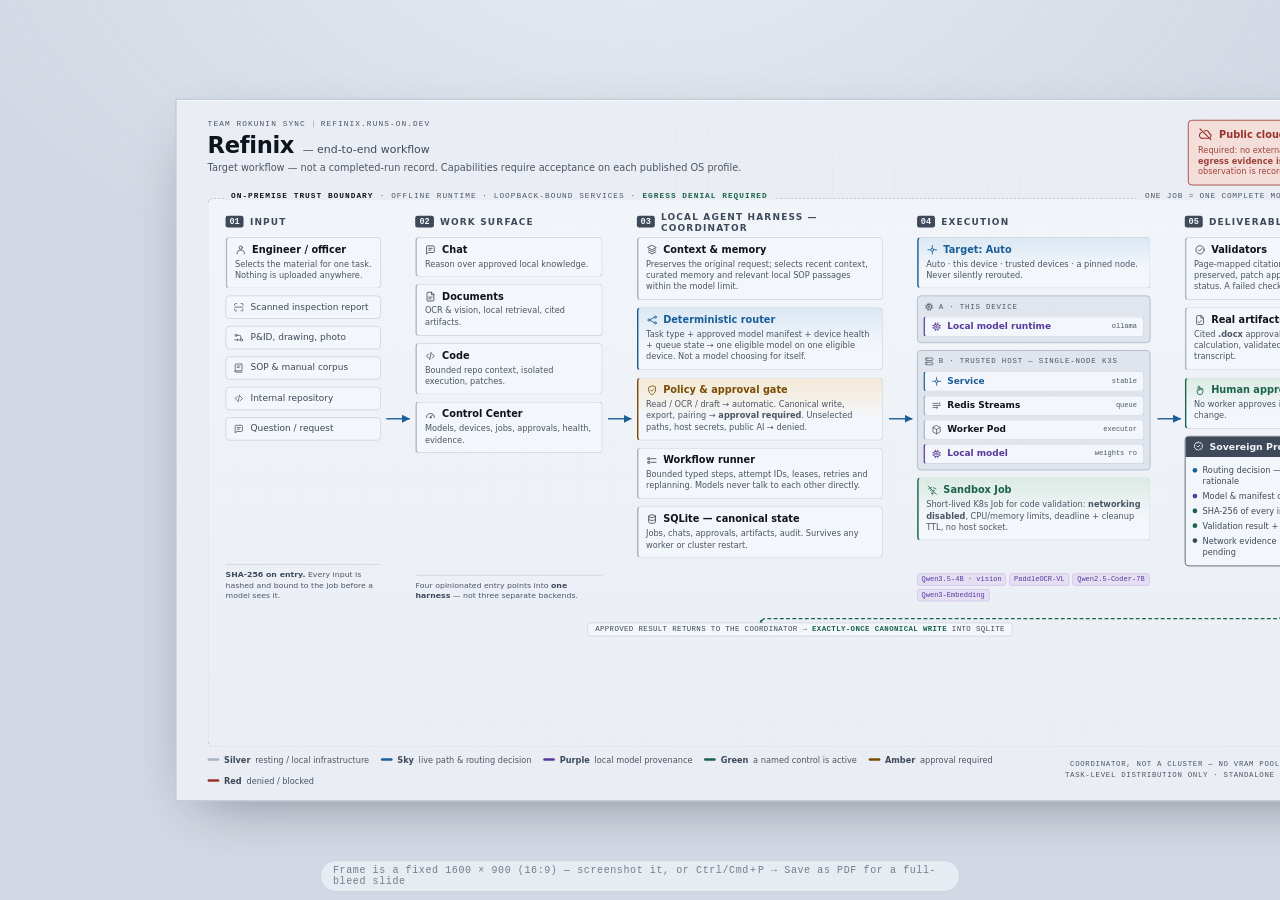
<file: docs/workflow-diagram.html>
<!DOCTYPE html>
<html lang="en">
<head>
<meta charset="utf-8">
<meta name="viewport" content="width=device-width, initial-scale=1">
<title>Refinix — Workflow Diagram</title>
<style>
/* Refinix workflow diagram — presentation asset.
 * Palette and colour discipline taken from frontend/design/tokens.css:
 *   silver = resting state of everything      purple = local model provenance ONLY
 *   sky    = the live path / routing          green  = a named control is ACTIVE
 *   amber  = approval required                red-clay = denied / blocked
 * Fixed 1600x900 (16:9) stage, scaled to the viewport, so a screenshot drops
 * straight onto a slide without reflow. */

:root{
  --bg:#D2D9E4; --surface:#EAEEF4; --surface-raised:#F3F6FA; --surface-sunken:#D1D8E3;
  --line:#A8B3C3; --line-soft:#CBD3DE;
  --text:#0E141C; --text-dim:#3E4959; --text-faint:#4B5665; --text-invert:#F3F6FA;
  --signal:#1A5E97; --signal-soft:#DBE8F4;
  --agent:#58399B;  --agent-soft:#E5DFF4;
  --enforced:#1A6349; --enforced-soft:#DCEBE4;
  --observed:#3E4959;
  --caution:#7A4C04;  --caution-soft:#F4E9D5;
  --fault:#96322A;    --fault-soft:#F4DEDA;
  --font-ui:ui-sans-serif,system-ui,'Segoe UI',sans-serif;
  --font-data:ui-monospace,Consolas,monospace;
  --r:5px;
}

*{box-sizing:border-box;margin:0;padding:0}
html,body{height:100%}
body{
  background:radial-gradient(1200px 700px at 50% -10%, #E6EBF2 0%, transparent 60%), var(--bg);
  font-family:var(--font-ui);
  color:var(--text);
  display:grid; place-items:center; overflow:hidden;
}

/* ---- stage ------------------------------------------------------------- */
#fit{position:relative}
.stage{
  width:1600px; height:900px; transform-origin:50% 50%;
  background:var(--surface);
  border:1px solid var(--line);
  box-shadow:0 24px 70px -30px rgba(14,20,28,.45), 0 2px 0 rgba(255,255,255,.7) inset;
  padding:26px 40px 22px;
  display:flex; flex-direction:column;
  position:relative; overflow:hidden;
}
/* faint engineering grid — texture, not decoration */
.stage::before{
  content:""; position:absolute; inset:0; pointer-events:none;
  background-image:linear-gradient(var(--line-soft) 1px,transparent 1px),
                   linear-gradient(90deg,var(--line-soft) 1px,transparent 1px);
  background-size:40px 40px; opacity:.35;
  -webkit-mask-image:radial-gradient(900px 520px at 50% 46%,#000 0%,transparent 100%);
          mask-image:radial-gradient(900px 520px at 50% 46%,#000 0%,transparent 100%);
}
.stage>*{position:relative}

/* ---- header ------------------------------------------------------------ */
.head{display:flex; align-items:flex-start; justify-content:space-between; gap:24px; margin-bottom:16px}
.brand h1{font-size:29px; font-weight:700; letter-spacing:-.015em; line-height:1; display:flex; align-items:baseline; gap:11px}
.brand h1 em{font-style:normal; font-size:14px; font-weight:500; color:var(--text-dim); letter-spacing:0}
.brand .sub{font-size:12.5px; color:var(--text-faint); margin-top:5px; max-width:720px; line-height:1.35}
.kicker{
  font-family:var(--font-data); font-size:10px; letter-spacing:.14em; text-transform:uppercase;
  color:var(--text-faint); margin-bottom:8px; display:flex; gap:9px; align-items:center;
}
.kicker b{color:var(--signal); font-weight:600}
.kicker i{width:1px;height:9px;background:var(--line);display:inline-block}

/* blocked-egress badge — deliberately OUTSIDE the boundary drawn below */
.egress{
  border:1px solid var(--fault); background:var(--fault-soft);
  border-radius:var(--r); padding:8px 12px 9px; width:262px; position:relative; flex:none;
}
.egress .t{display:flex; align-items:center; gap:8px; color:var(--fault); font-size:12.5px; font-weight:700}
.egress .d{font-size:10.5px; color:var(--fault); opacity:.9; margin-top:3px; line-height:1.35}
.egress .t svg{width:19px;height:19px;flex:none}
.egress .drop{position:absolute; left:50%; bottom:-25px; transform:translateX(-50%); color:var(--fault)}

/* ---- trust boundary ---------------------------------------------------- */
.boundary{
  flex:1; border:1.5px dashed var(--line); border-radius:8px; padding:20px 22px 12px;
  background:linear-gradient(180deg, rgba(243,246,250,.82), rgba(234,238,244,.5));
  display:flex; flex-direction:column; position:relative;
}
.boundary .tag,.boundary .tag-r{
  position:absolute; top:-9px; background:var(--surface); padding:0 9px;
  font-family:var(--font-data); font-size:10px; letter-spacing:.13em; text-transform:uppercase;
  color:var(--text-faint); display:flex; gap:8px; align-items:center; white-space:nowrap;
}
.boundary .tag{left:20px} .boundary .tag-r{right:20px; letter-spacing:.1em}
.boundary .tag b{color:var(--text); font-weight:700}
.boundary .tag em{font-style:normal; color:var(--enforced); font-weight:600}

/* ---- columns ----------------------------------------------------------- */
.cols{position:relative; height:496px; display:flex; gap:44px}
.col{display:flex; flex-direction:column; gap:9px}
.c1{width:200px}.c2{width:240px}.c3{width:316px}.c4{width:300px}.c5{width:244px}
.chead{display:flex; align-items:center; gap:8px; height:20px}
.chead .n{
  font-family:var(--font-data); font-size:11px; font-weight:600; color:var(--surface-raised);
  background:var(--text-dim); border-radius:3px; padding:1px 5px 2px;
}
.chead .l{font-size:11.5px; font-weight:700; letter-spacing:.13em; text-transform:uppercase; color:var(--text-dim)}

.card{
  background:var(--surface-raised); border:1px solid var(--line-soft);
  border-left:2.5px solid var(--line); border-radius:var(--r); padding:8px 10px 9px;
}
.card .h{display:flex; align-items:center; gap:7px; font-size:12.5px; font-weight:600; line-height:1.15}
.card .h svg{width:15px; height:15px; flex:none; color:var(--text-dim)}
.card p{font-size:10.5px; line-height:1.4; color:var(--text-faint); margin-top:3px}
.card .m{font-family:var(--font-data); font-size:9.5px; color:var(--text-faint); margin-top:4px}
.card.sig{border-left-color:var(--signal); background:linear-gradient(180deg,var(--signal-soft),var(--surface-raised) 62%)}
.card.sig .h,.card.sig .h svg{color:var(--signal)}
.card.agent{border-left-color:var(--agent); background:linear-gradient(180deg,var(--agent-soft),var(--surface-raised) 62%)}
.card.agent .h,.card.agent .h svg{color:var(--agent)}
.card.enf{border-left-color:var(--enforced); background:linear-gradient(180deg,var(--enforced-soft),var(--surface-raised) 62%)}
.card.enf .h,.card.enf .h svg{color:var(--enforced)}
.card.cau{border-left-color:var(--caution); background:linear-gradient(180deg,var(--caution-soft),var(--surface-raised) 62%)}
.card.cau .h,.card.cau .h svg{color:var(--caution)}

.chip{
  display:flex; align-items:center; gap:8px; padding:7px 9px;
  background:var(--surface-raised); border:1px solid var(--line-soft); border-radius:var(--r);
  font-size:11.5px; font-weight:500; color:var(--text-dim); line-height:1.2;
}
.chip svg{width:14px;height:14px;flex:none;color:var(--text-faint)}

.group{border:1px solid var(--line); border-radius:var(--r); background:rgba(209,216,227,.5); padding:7px}
.group .gt{
  font-family:var(--font-data); font-size:9.5px; letter-spacing:.11em; text-transform:uppercase;
  color:var(--text-faint); display:flex; align-items:center; gap:6px; margin:0 1px 6px;
}
.group .gt svg{width:13px;height:13px}
.group .stack{display:flex; flex-direction:column; gap:5px}
.mini{
  display:flex; align-items:center; gap:7px; background:var(--surface-raised);
  border:1px solid var(--line-soft); border-left:2.5px solid var(--line);
  border-radius:4px; padding:5px 8px; font-size:11.5px; font-weight:600; line-height:1.15;
}
.mini svg{width:14px;height:14px;flex:none;color:var(--text-faint)}
.mini span{font-family:var(--font-data); font-size:9px; font-weight:400; color:var(--text-faint); margin-left:auto}
.mini.agent{border-left-color:var(--agent); color:var(--agent)} .mini.agent svg{color:var(--agent)}
.mini.sig{border-left-color:var(--signal); color:var(--signal)} .mini.sig svg{color:var(--signal)}

.models{display:flex; flex-wrap:wrap; gap:4px}
.models b{
  font-family:var(--font-data); font-size:9px; font-weight:500;
  color:var(--agent); background:var(--agent-soft); border:1px solid #CFC3E8;
  border-radius:3px; padding:2px 5px;
}

.proof{border:1px solid var(--text-dim); border-radius:var(--r); background:var(--surface-raised); overflow:hidden}
.proof .pt{
  background:var(--text-dim); color:var(--text-invert); padding:5px 9px 6px;
  display:flex; align-items:center; gap:7px; font-size:12px; font-weight:700;
}
.proof .pt svg{width:15px;height:15px}
.proof ul{list-style:none; padding:7px 9px 8px}
.proof li{display:flex; align-items:flex-start; gap:7px; font-size:10.5px; line-height:1.35; color:var(--text-dim); padding:2.5px 0}
.dot{width:6px;height:6px;border-radius:50%;flex:none;margin-top:4px}
.dot.e{background:var(--enforced)} .dot.o{background:var(--observed)}
.dot.a{background:var(--agent)}    .dot.s{background:var(--signal)}

.note{font-size:10px; line-height:1.35; color:var(--text-faint); border-top:1px solid var(--line-soft); padding-top:6px}
.note b{color:var(--text-dim); font-weight:600}
.pin{margin-top:auto}
.wires{position:absolute; inset:0; pointer-events:none; overflow:visible}

/* ---- return band ------------------------------------------------------- */
.band{height:56px; position:relative}
.band .rl{
  position:absolute; top:27px; left:50%; transform:translateX(-50%);
  background:var(--surface-raised); border:1px solid var(--line-soft); border-radius:3px;
  padding:2px 9px 3px; font-family:var(--font-data); font-size:9.5px; letter-spacing:.05em;
  text-transform:uppercase; color:var(--text-dim); white-space:nowrap;
}
.band .rl b{color:var(--enforced); font-weight:600}

/* ---- legend ------------------------------------------------------------ */
.legend{display:flex; align-items:center; justify-content:space-between; gap:20px; margin-top:12px; height:34px}
.keys{display:flex; gap:15px; flex-wrap:wrap}
.key{display:flex; align-items:center; gap:6px; font-size:10.5px; color:var(--text-faint); white-space:nowrap}
.key i{width:15px;height:3px;border-radius:2px;display:inline-block}
.key b{color:var(--text-dim); font-weight:600}
.stamp{
  font-family:var(--font-data); font-size:9.5px; letter-spacing:.09em; text-transform:uppercase;
  color:var(--text-faint); text-align:right; line-height:1.5; white-space:nowrap;
}

.hint{
  position:fixed; bottom:8px; left:50%; transform:translateX(-50%);
  font-family:var(--font-data); font-size:10px; letter-spacing:.06em; color:var(--text-faint);
  background:rgba(243,246,250,.92); border:1px solid var(--line-soft); border-radius:99px;
  padding:4px 12px; opacity:.7; transition:opacity .2s;
}
.hint:hover{opacity:0}

@media print{
  @page{size:1600px 900px; margin:0}
  body{background:#fff; display:block; overflow:visible}
  #fit,.stage{transform:none !important}
  .stage{box-shadow:none; border:none}
  .hint{display:none}
}
</style>
</head>
<body>

<!-- ============================ icon set ============================ -->
<svg width="0" height="0" style="position:absolute" aria-hidden="true">
 <defs>
  <g id="s" fill="none" stroke="currentColor" stroke-width="1.7" stroke-linecap="round" stroke-linejoin="round"></g>
 </defs>
 <symbol id="i-user" viewBox="0 0 24 24" fill="none" stroke="currentColor" stroke-width="1.7" stroke-linecap="round" stroke-linejoin="round">
   <circle cx="12" cy="7.5" r="3.4"/><path d="M4.5 20a7.5 7.5 0 0 1 15 0"/></symbol>
 <symbol id="i-scan" viewBox="0 0 24 24" fill="none" stroke="currentColor" stroke-width="1.7" stroke-linecap="round" stroke-linejoin="round">
   <path d="M3 8V5.5A1.5 1.5 0 0 1 4.5 4H7M17 4h2.5A1.5 1.5 0 0 1 21 5.5V8M21 16v2.5a1.5 1.5 0 0 1-1.5 1.5H17M7 20H4.5A1.5 1.5 0 0 1 3 18.5V16"/><path d="M3.5 12h17"/></symbol>
 <symbol id="i-pid" viewBox="0 0 24 24" fill="none" stroke="currentColor" stroke-width="1.7" stroke-linecap="round" stroke-linejoin="round">
   <circle cx="6" cy="7" r="2.4"/><circle cx="18" cy="17" r="2.4"/><path d="M8.4 7H14a2 2 0 0 1 2 2v6"/><path d="M3 17h12.6"/><path d="M9 15.2v3.6"/></symbol>
 <symbol id="i-book" viewBox="0 0 24 24" fill="none" stroke="currentColor" stroke-width="1.7" stroke-linecap="round" stroke-linejoin="round">
   <path d="M4 4.5A1.5 1.5 0 0 1 5.5 3H19v15H5.5A1.5 1.5 0 0 0 4 19.5z"/><path d="M4 19.5A1.5 1.5 0 0 1 5.5 21H19"/><path d="M8.5 7.5h6M8.5 11h4"/></symbol>
 <symbol id="i-code" viewBox="0 0 24 24" fill="none" stroke="currentColor" stroke-width="1.7" stroke-linecap="round" stroke-linejoin="round">
   <path d="M8.5 7.5 4 12l4.5 4.5M15.5 7.5 20 12l-4.5 4.5M13.5 4.5l-3 15"/></symbol>
 <symbol id="i-chat" viewBox="0 0 24 24" fill="none" stroke="currentColor" stroke-width="1.7" stroke-linecap="round" stroke-linejoin="round">
   <path d="M20 15.5a2 2 0 0 1-2 2H8l-4 3.2V6a2 2 0 0 1 2-2h12a2 2 0 0 1 2 2z"/><path d="M8.5 9h7M8.5 12.5h4.5"/></symbol>
 <symbol id="i-doc" viewBox="0 0 24 24" fill="none" stroke="currentColor" stroke-width="1.7" stroke-linecap="round" stroke-linejoin="round">
   <path d="M14 3H7a2 2 0 0 0-2 2v14a2 2 0 0 0 2 2h10a2 2 0 0 0 2-2V8z"/><path d="M14 3v5h5"/><path d="M8.5 13h7M8.5 16.5h4.5"/></symbol>
 <symbol id="i-gauge" viewBox="0 0 24 24" fill="none" stroke="currentColor" stroke-width="1.7" stroke-linecap="round" stroke-linejoin="round">
   <path d="M4 18a8 8 0 1 1 16 0"/><path d="M12 18l4-5"/><circle cx="12" cy="18" r="1.3"/></symbol>
 <symbol id="i-layers" viewBox="0 0 24 24" fill="none" stroke="currentColor" stroke-width="1.7" stroke-linecap="round" stroke-linejoin="round">
   <path d="m12 3 8.5 4.5L12 12 3.5 7.5z"/><path d="m4.5 12 7.5 4 7.5-4"/><path d="m4.5 16.5 7.5 4 7.5-4"/></symbol>
 <symbol id="i-router" viewBox="0 0 24 24" fill="none" stroke="currentColor" stroke-width="1.7" stroke-linecap="round" stroke-linejoin="round">
   <circle cx="5.5" cy="12" r="2.2"/><circle cx="18.5" cy="6" r="2.2"/><circle cx="18.5" cy="18" r="2.2"/>
   <path d="M7.7 11.2 16.4 6.8M7.7 12.8l8.7 4.4"/></symbol>
 <symbol id="i-shield" viewBox="0 0 24 24" fill="none" stroke="currentColor" stroke-width="1.7" stroke-linecap="round" stroke-linejoin="round">
   <path d="M12 3 5 6v5.5c0 4.3 2.9 7.7 7 9.5 4.1-1.8 7-5.2 7-9.5V6z"/><path d="m9.2 12 2 2 3.6-3.8"/></symbol>
 <symbol id="i-steps" viewBox="0 0 24 24" fill="none" stroke="currentColor" stroke-width="1.7" stroke-linecap="round" stroke-linejoin="round">
   <path d="M4 6.5h3.5v3.5H4zM10.5 8.2H20M4 14h3.5v3.5H4zM10.5 15.7H20"/></symbol>
 <symbol id="i-db" viewBox="0 0 24 24" fill="none" stroke="currentColor" stroke-width="1.7" stroke-linecap="round" stroke-linejoin="round">
   <ellipse cx="12" cy="6" rx="7" ry="2.8"/><path d="M5 6v12c0 1.5 3.1 2.8 7 2.8s7-1.3 7-2.8V6"/><path d="M5 12c0 1.5 3.1 2.8 7 2.8s7-1.3 7-2.8"/></symbol>
 <symbol id="i-chip" viewBox="0 0 24 24" fill="none" stroke="currentColor" stroke-width="1.7" stroke-linecap="round" stroke-linejoin="round">
   <rect x="6.5" y="6.5" width="11" height="11" rx="2"/><rect x="10" y="10" width="4" height="4" rx="1"/>
   <path d="M9.5 3.5v3M14.5 3.5v3M9.5 17.5v3M14.5 17.5v3M3.5 9.5h3M3.5 14.5h3M17.5 9.5h3M17.5 14.5h3"/></symbol>
 <symbol id="i-server" viewBox="0 0 24 24" fill="none" stroke="currentColor" stroke-width="1.7" stroke-linecap="round" stroke-linejoin="round">
   <rect x="3.5" y="4" width="17" height="6" rx="1.6"/><rect x="3.5" y="14" width="17" height="6" rx="1.6"/>
   <path d="M7 7h.01M7 17h.01"/></symbol>
 <symbol id="i-endpoint" viewBox="0 0 24 24" fill="none" stroke="currentColor" stroke-width="1.7" stroke-linecap="round" stroke-linejoin="round">
   <circle cx="12" cy="12" r="3"/><path d="M12 3v6M12 15v6M3 12h6M15 12h6"/></symbol>
 <symbol id="i-stream" viewBox="0 0 24 24" fill="none" stroke="currentColor" stroke-width="1.7" stroke-linecap="round" stroke-linejoin="round">
   <path d="M4 7.5h11M4 12h16M4 16.5h9"/><path d="m17.5 5.5 2.5 2-2.5 2M12.5 14.5l2.5 2-2.5 2"/></symbol>
 <symbol id="i-pod" viewBox="0 0 24 24" fill="none" stroke="currentColor" stroke-width="1.7" stroke-linecap="round" stroke-linejoin="round">
   <path d="m12 3 8 4.2v9.6L12 21l-8-4.2V7.2z"/><path d="m4.3 7.3 7.7 4 7.7-4M12 11.3V21"/></symbol>
 <symbol id="i-nonet" viewBox="0 0 24 24" fill="none" stroke="currentColor" stroke-width="1.7" stroke-linecap="round" stroke-linejoin="round">
   <path d="M4.5 9.2A12 12 0 0 1 10 6.6M14.5 6.9a12 12 0 0 1 5 2.3M7.8 12.7a8 8 0 0 1 2.4-1.3M14 11.6a8 8 0 0 1 2.3 1.2M10.6 16a3.5 3.5 0 0 1 3 .1"/>
   <circle cx="12" cy="19.3" r="1.1"/><path d="M3.5 3.5 20.5 20.5"/></symbol>
 <symbol id="i-check" viewBox="0 0 24 24" fill="none" stroke="currentColor" stroke-width="1.7" stroke-linecap="round" stroke-linejoin="round">
   <path d="m8.5 12.2 2.6 2.6 5-5.6"/><circle cx="12" cy="12" r="8.5"/></symbol>
 <symbol id="i-out" viewBox="0 0 24 24" fill="none" stroke="currentColor" stroke-width="1.7" stroke-linecap="round" stroke-linejoin="round">
   <path d="M14 3H7a2 2 0 0 0-2 2v14a2 2 0 0 0 2 2h10a2 2 0 0 0 2-2V8z"/><path d="M14 3v5h5"/><path d="m8.6 15.4 2 2 4-4.6"/></symbol>
 <symbol id="i-approve" viewBox="0 0 24 24" fill="none" stroke="currentColor" stroke-width="1.7" stroke-linecap="round" stroke-linejoin="round">
   <path d="M8 11.5V5.2a1.7 1.7 0 0 1 3.4 0v5.3"/><path d="M11.4 10.5V9a1.6 1.6 0 0 1 3.2 0v1.6"/>
   <path d="M14.6 10.8V9.9a1.6 1.6 0 0 1 3.2 0v5.2A5.9 5.9 0 0 1 12 21a5.9 5.9 0 0 1-5.9-5.9v-2a1.5 1.5 0 0 1 2.9-.5"/></symbol>
 <symbol id="i-seal" viewBox="0 0 24 24" fill="none" stroke="currentColor" stroke-width="1.7" stroke-linecap="round" stroke-linejoin="round">
   <path d="m12 2.6 2.3 1.7 2.8-.3 1 2.7 2.4 1.6-.9 2.7.9 2.7-2.4 1.6-1 2.7-2.8-.3L12 19.8l-2.3-1.8-2.8.3-1-2.7L3.5 14l.9-2.7-.9-2.7 2.4-1.6 1-2.7 2.8.3z"/>
   <path d="m9.6 11.2 1.8 1.8 3.2-3.6"/></symbol>
 <symbol id="i-cloudoff" viewBox="0 0 24 24" fill="none" stroke="currentColor" stroke-width="1.8" stroke-linecap="round" stroke-linejoin="round">
   <path d="M7.6 18.5h9.6a3.9 3.9 0 0 0 1.2-7.6 5.6 5.6 0 0 0-8.2-4.4"/>
   <path d="M6.4 9.1a4.7 4.7 0 0 0 1.2 9.4"/><path d="M3.2 3.2 20.8 20.8"/></symbol>
 <symbol id="i-lock" viewBox="0 0 24 24" fill="none" stroke="currentColor" stroke-width="1.7" stroke-linecap="round" stroke-linejoin="round">
   <rect x="5" y="10.5" width="14" height="9.5" rx="2"/><path d="M8.2 10.5V7.6a3.8 3.8 0 0 1 7.6 0v2.9"/></symbol>
 <symbol id="i-search" viewBox="0 0 24 24" fill="none" stroke="currentColor" stroke-width="1.7" stroke-linecap="round" stroke-linejoin="round">
   <circle cx="10.8" cy="10.8" r="6.3"/><path d="m15.4 15.4 4.4 4.4"/></symbol>
 <symbol id="i-quote" viewBox="0 0 24 24" fill="none" stroke="currentColor" stroke-width="1.7" stroke-linecap="round" stroke-linejoin="round">
   <path d="M4 5h11M4 9.5h16M4 14h11M4 18.5h7"/><circle cx="18.5" cy="17.5" r="3"/></symbol>
</svg>

<div id="fit">
<div class="stage" id="stage">

  <!-- ======================= header ======================= -->
  <header class="head">
    <div class="brand">
      <div class="kicker">
        <span>Team Rokunin Sync</span><i></i><span>refinix.runs-on.dev</span>
      </div>
      <h1>Refinix <em>— end-to-end workflow</em></h1>
      <p class="sub">Target workflow — not a completed-run record. Capabilities require acceptance on each published OS profile.</p>
    </div>
    <div class="egress">
      <div class="t"><svg><use href="#i-cloudoff"/></svg> Public cloud AI</div>
      <div class="d">Required: no external inference. <b>Live egress evidence is unavailable</b> until P12 observation is recorded.</div>
      <svg class="drop" width="26" height="24" viewBox="0 0 26 24" fill="none" stroke="currentColor" stroke-width="1.6">
        <path d="M13 0v9" stroke-dasharray="3 3"/>
        <path d="M8.4 12.4 17.6 21.6M17.6 12.4 8.4 21.6" stroke-linecap="round" stroke-width="2"/>
      </svg>
    </div>
  </header>

  <!-- ======================= trust boundary ======================= -->
  <section class="boundary">
    <div class="tag"><b>On-premise trust boundary</b> · offline runtime · loopback-bound services · <em>egress denial required</em></div>
    <div class="tag-r">One job = one complete model = one device</div>

    <div class="cols">
      <!-- connectors: 1:1 px overlay, coordinates fixed to the column grid -->
      <svg class="wires" width="1476" height="496" viewBox="0 0 1476 496" fill="none" aria-hidden="true">
        <defs>
          <marker id="ah" markerWidth="7" markerHeight="7" refX="5.6" refY="3.5" orient="auto">
            <path d="M0 0.6 5.8 3.5 0 6.4z" fill="#1A5E97"/>
          </marker>
        </defs>
        <g stroke="#1A5E97" stroke-width="1.8" marker-end="url(#ah)">
          <path d="M206 262h30"/>
          <path d="M490 262h30"/>
          <path d="M850 262h30"/>
          <path d="M1194 262h30"/>
        </g>
        <g fill="#1A5E97" font-family="monospace" font-size="8.5" letter-spacing=".08em" text-anchor="middle">
          <text x="222" y="252">SELECT</text>
          <text x="506" y="252">SUBMIT</text>
          <text x="866" y="252">ROUTE</text>
          <text x="1210" y="252">RETURN</text>
        </g>
      </svg>

      <!-- ---------- 01 INPUT ---------- -->
      <div class="col c1">
        <div class="chead"><span class="n">01</span><span class="l">Input</span></div>
        <div class="card">
          <div class="h"><svg><use href="#i-user"/></svg> Engineer / officer</div>
          <p>Selects the material for one task. Nothing is uploaded anywhere.</p>
        </div>
        <div class="chip"><svg><use href="#i-scan"/></svg> Scanned inspection report</div>
        <div class="chip"><svg><use href="#i-pid"/></svg> P&amp;ID, drawing, photo</div>
        <div class="chip"><svg><use href="#i-book"/></svg> SOP &amp; manual corpus</div>
        <div class="chip"><svg><use href="#i-code"/></svg> Internal repository</div>
        <div class="chip"><svg><use href="#i-chat"/></svg> Question / request</div>
        <div class="note pin"><b>SHA-256 on entry.</b> Every input is hashed and bound to the job before a model sees it.</div>
      </div>

      <!-- ---------- 02 SURFACE ---------- -->
      <div class="col c2">
        <div class="chead"><span class="n">02</span><span class="l">Work surface</span></div>
        <div class="card">
          <div class="h"><svg><use href="#i-chat"/></svg> Chat</div>
          <p>Reason over approved local knowledge.</p>
        </div>
        <div class="card">
          <div class="h"><svg><use href="#i-doc"/></svg> Documents</div>
          <p>OCR &amp; vision, local retrieval, cited artifacts.</p>
        </div>
        <div class="card">
          <div class="h"><svg><use href="#i-code"/></svg> Code</div>
          <p>Bounded repo context, isolated execution, patches.</p>
        </div>
        <div class="card">
          <div class="h"><svg><use href="#i-gauge"/></svg> Control Center</div>
          <p>Models, devices, jobs, approvals, health, evidence.</p>
        </div>
        <div class="note pin">Four opinionated entry points into <b>one harness</b> — not three separate backends.</div>
      </div>

      <!-- ---------- 03 HARNESS ---------- -->
      <div class="col c3">
        <div class="chead"><span class="n">03</span><span class="l">Local agent harness — coordinator</span></div>
        <div class="card">
          <div class="h"><svg><use href="#i-layers"/></svg> Context &amp; memory</div>
          <p>Preserves the original request; selects recent context, curated memory and relevant local SOP passages within the model limit.</p>
        </div>
        <div class="card sig">
          <div class="h"><svg><use href="#i-router"/></svg> Deterministic router</div>
          <p>Task type + approved model manifest + device health + queue state &rarr; one eligible model on one eligible device. Not a model choosing for itself.</p>
        </div>
        <div class="card cau">
          <div class="h"><svg><use href="#i-shield"/></svg> Policy &amp; approval gate</div>
          <p>Read / OCR / draft &rarr; automatic. Canonical write, export, pairing &rarr; <b>approval required</b>. Unselected paths, host secrets, public AI &rarr; denied.</p>
        </div>
        <div class="card">
          <div class="h"><svg><use href="#i-steps"/></svg> Workflow runner</div>
          <p>Bounded typed steps, attempt IDs, leases, retries and replanning. Models never talk to each other directly.</p>
        </div>
        <div class="card">
          <div class="h"><svg><use href="#i-db"/></svg> SQLite — canonical state</div>
          <p>Jobs, chats, approvals, artifacts, audit. Survives any worker or cluster restart.</p>
        </div>
      </div>

      <!-- ---------- 04 EXECUTION ---------- -->
      <div class="col c4">
        <div class="chead"><span class="n">04</span><span class="l">Execution</span></div>
        <div class="card sig">
          <div class="h"><svg><use href="#i-endpoint"/></svg> Target: Auto</div>
          <p>Auto · this device · trusted devices · a pinned node. Never silently rerouted.</p>
        </div>
        <div class="group">
          <div class="gt"><svg><use href="#i-chip"/></svg> A · this device</div>
          <div class="stack">
            <div class="mini agent"><svg><use href="#i-chip"/></svg> Local model runtime <span>ollama</span></div>
          </div>
        </div>
        <div class="group">
          <div class="gt"><svg><use href="#i-server"/></svg> B · trusted host — single-node K3s</div>
          <div class="stack">
            <div class="mini sig"><svg><use href="#i-endpoint"/></svg> Service <span>stable</span></div>
            <div class="mini"><svg><use href="#i-stream"/></svg> Redis Streams <span>queue</span></div>
            <div class="mini"><svg><use href="#i-pod"/></svg> Worker Pod <span>executor</span></div>
            <div class="mini agent"><svg><use href="#i-chip"/></svg> Local model <span>weights ro</span></div>
          </div>
        </div>
        <div class="card enf">
          <div class="h"><svg><use href="#i-nonet"/></svg> Sandbox Job</div>
          <p>Short-lived K8s Job for code validation: <b>networking disabled</b>, CPU/memory limits, deadline + cleanup TTL, no host socket.</p>
        </div>
        <div class="models pin">
          <b>Qwen3.5-4B · vision</b><b>PaddleOCR-VL</b><b>Qwen2.5-Coder-7B</b><b>Qwen3-Embedding</b>
        </div>
      </div>

      <!-- ---------- 05 DELIVERABLE ---------- -->
      <div class="col c5">
        <div class="chead"><span class="n">05</span><span class="l">Deliverable</span></div>
        <div class="card">
          <div class="h"><svg><use href="#i-check"/></svg> Validators</div>
          <p>Page-mapped citations, uncertainty preserved, patch applicability, exit status. A failed check is never promoted.</p>
        </div>
        <div class="card">
          <div class="h"><svg><use href="#i-out"/></svg> Real artifacts</div>
          <p>Cited <b>.docx</b> approval note, <b>.xlsx</b> calculation, validated <b>patch</b> — not a chat transcript.</p>
        </div>
        <div class="card enf">
          <div class="h"><svg><use href="#i-approve"/></svg> Human approval</div>
          <p>No worker approves its own persistent change.</p>
        </div>
        <div class="proof">
          <div class="pt"><svg><use href="#i-seal"/></svg> Sovereign Proof Card</div>
          <ul>
            <li><span class="dot s"></span>Routing decision — model, device, rationale</li>
            <li><span class="dot a"></span>Model &amp; manifest checksum</li>
            <li><span class="dot e"></span>SHA-256 of every input and artifact</li>
            <li><span class="dot e"></span>Validation result + approval record</li>
            <li><span class="dot o"></span>Network evidence unavailable — P12 pending</li>
          </ul>
        </div>
      </div>
    </div>

    <!-- ---------- return path ---------- -->
    <div class="band">
      <svg class="wires" width="1476" height="56" viewBox="0 0 1476 56" fill="none" aria-hidden="true">
        <defs>
          <marker id="ah2" markerWidth="7" markerHeight="7" refX="5.6" refY="3.5" orient="auto">
            <path d="M0 0.6 5.8 3.5 0 6.4z" fill="#1A6349"/>
          </marker>
        </defs>
        <path d="M1354 2v14a6 6 0 0 1-6 6H692a6 6 0 0 0-6 6v-4"
              stroke="#1A6349" stroke-width="1.8" stroke-dasharray="5 3" marker-end="url(#ah2)"
              transform="translate(0,0)"/>
      </svg>
      <div class="rl">Approved result returns to the coordinator &rarr; <b>exactly-once canonical write</b> into SQLite</div>
    </div>
  </section>

  <!-- ======================= legend ======================= -->
  <footer class="legend">
    <div class="keys">
      <span class="key"><i style="background:#A8B3C3"></i><b>Silver</b> resting / local infrastructure</span>
      <span class="key"><i style="background:#1A5E97"></i><b>Sky</b> live path &amp; routing decision</span>
      <span class="key"><i style="background:#58399B"></i><b>Purple</b> local model provenance</span>
      <span class="key"><i style="background:#1A6349"></i><b>Green</b> a named control is active</span>
      <span class="key"><i style="background:#7A4C04"></i><b>Amber</b> approval required</span>
      <span class="key"><i style="background:#96322A"></i><b>Red</b> denied / blocked</span>
    </div>
    <div class="stamp">
      Coordinator, not a cluster — no VRAM pooling, no model sharding<br>
      Task-level distribution only · standalone operation always works
    </div>
  </footer>

</div>
</div>

<div class="hint">Frame is a fixed 1600 &times; 900 (16:9) — screenshot it, or Ctrl/Cmd&#8202;+&#8202;P &rarr; Save as PDF for a full-bleed slide</div>

<script>
(function () {
  var fit = document.getElementById('fit');
  function scale() {
    var s = Math.min(window.innerWidth / 1640, window.innerHeight / 930);
    fit.style.transform = 'scale(' + s + ')';
  }
  scale();
  window.addEventListener('resize', scale);
})();
</script>
</body>
</html>
</file>
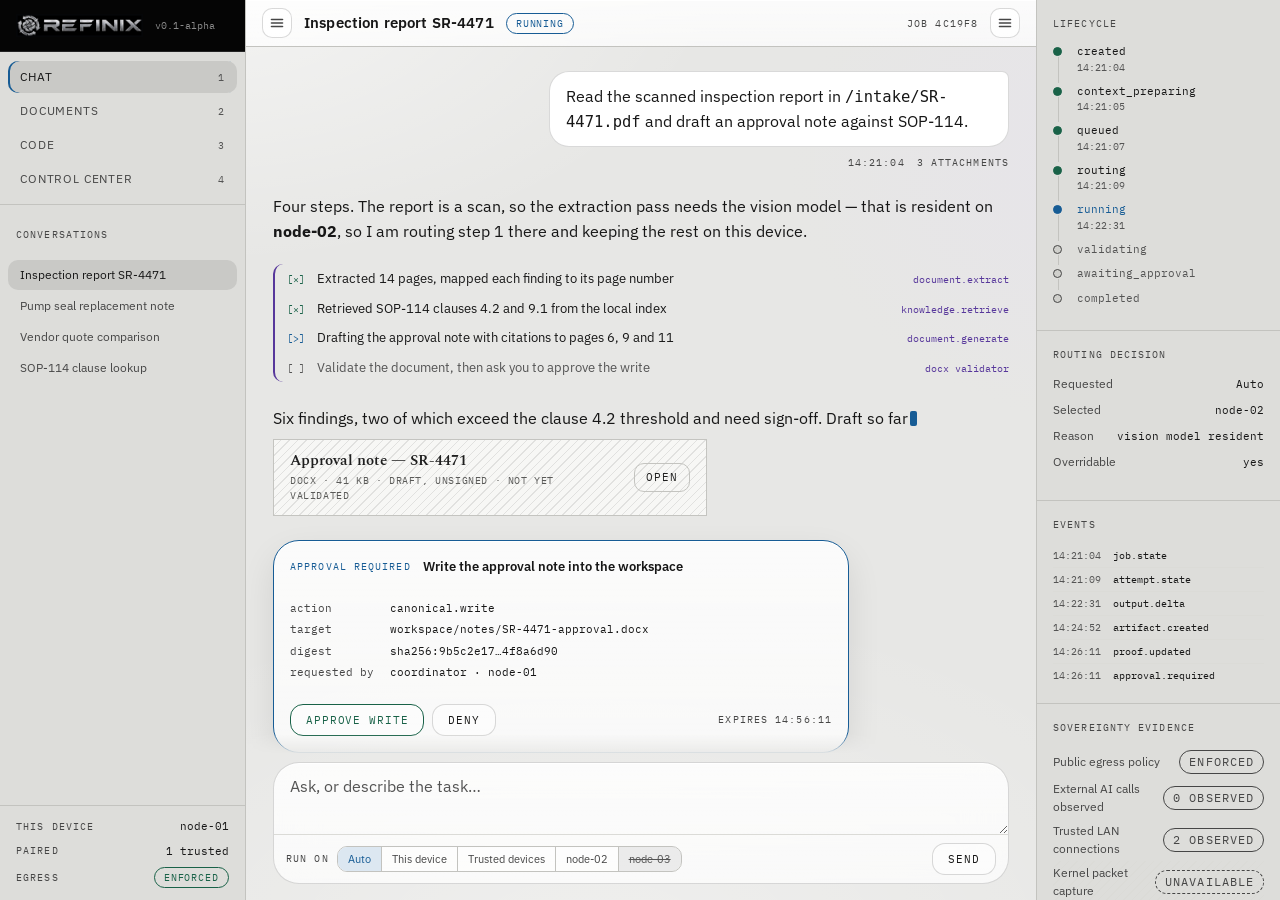
<file: frontend/design/chat.html>
<!doctype html>
<html lang="en">
<head>
<meta charset="utf-8">
<meta name="viewport" content="width=device-width, initial-scale=1">
<title>Chat — Refinix</title>
<link rel="stylesheet" href="https://fonts.googleapis.com/css2?family=IBM+Plex+Mono:wght@400;500;600&family=IBM+Plex+Sans:wght@400;500;600;700&family=Spectral:wght@400;600;700&display=swap">
<link rel="stylesheet" href="tokens.css">
<link rel="stylesheet" href="app.css">
<link rel="stylesheet" href="chat.css">
</head>
<body data-surface="chat">

<!--
  Refinix Chat surface — static design reference.

  Every state name here comes from backend/contracts/v1.py: JobState for the
  lifecycle rail, Event.data.kind for the log, Approval.action for the gate.
  Sample content only; nothing on this page is a measurement.
-->

<div class="app">

  <!-- ============================================================== nav -->
  <nav class="nav" id="nav" aria-label="Surfaces and conversations">
    <div class="nav-brand">
      <img class="brand-logo" src="assets/refinix-wordmark.png"
           alt="Refinix" width="594" height="112">
      <span>v0.1-alpha</span>
    </div>

    <div class="surfaces">
      <a class="surface-link" href="chat.html" aria-current="page">Chat <span class="k">1</span></a>
      <a class="surface-link" href="documents.html">Documents <span class="k">2</span></a>
      <a class="surface-link" href="code.html">Code <span class="k">3</span></a>
      <a class="surface-link" href="control.html">Control Center <span class="k">4</span></a>
    </div>

    <div class="nav-list">
      <p class="lbl nav-list-h">Conversations</p>
      <button class="nav-item" type="button" aria-current="true">Inspection report SR-4471</button>
      <button class="nav-item" type="button">Pump seal replacement note</button>
      <button class="nav-item" type="button">Vendor quote comparison</button>
      <button class="nav-item" type="button">SOP-114 clause lookup</button>
    </div>

    <div class="nav-foot">
      <div class="node-line">
        <span class="lbl">This device</span>
        <b>node-01</b>
      </div>
      <div class="node-line">
        <span class="lbl">Paired</span>
        <b>1 trusted</b>
      </div>
      <div class="node-line">
        <span class="lbl">Egress</span>
        <span class="chip chip-enforced">Enforced</span>
      </div>
    </div>
  </nav>

  <!-- =========================================================== thread -->
  <main class="main">
    <header class="main-head">
      <button class="panel-toggle panel-toggle-left" type="button"
              data-panel-toggle="nav" aria-controls="nav" aria-expanded="true"
              aria-label="Navigation panel">
        <svg viewBox="0 0 16 16" aria-hidden="true" focusable="false">
          <line x1="2.5" y1="4.5" x2="13.5" y2="4.5"/>
          <line x1="2.5" y1="8" x2="13.5" y2="8"/>
          <line x1="2.5" y1="11.5" x2="13.5" y2="11.5"/>
        </svg>
      </button>
      <h1>Inspection report SR-4471</h1>
      <span class="chip chip-running">Running</span>
      <div class="head-spacer"></div>
      <span class="lbl">Job 4c19f8</span>
      <button class="panel-toggle panel-toggle-right" type="button"
              data-panel-toggle="rail" aria-controls="rail" aria-expanded="true"
              aria-label="Details panel">
        <svg viewBox="0 0 16 16" aria-hidden="true" focusable="false">
          <line x1="2.5" y1="4.5" x2="13.5" y2="4.5"/>
          <line x1="2.5" y1="8" x2="13.5" y2="8"/>
          <line x1="2.5" y1="11.5" x2="13.5" y2="11.5"/>
        </svg>
      </button>
    </header>

    <div class="thread">

      <!-- user turn -->
      <article class="turn turn-user">
        <div class="bubble">
          Read the scanned inspection report in <code>/intake/SR-4471.pdf</code> and draft
          an approval note against SOP-114.
        </div>
        <div class="turn-meta">
          <span class="lbl">14:21:04</span>
          <span class="lbl">3 attachments</span>
        </div>
      </article>

      <!-- agent turn: plan + steps -->
      <article class="turn turn-agent">
        <div class="prose">
          <p>
            Four steps. The report is a scan, so the extraction pass needs the vision
            model — that is resident on <b>node-02</b>, so I am routing step 1 there and
            keeping the rest on this device.
          </p>
        </div>

        <ol class="plan">
          <li class="step-done">
            <span class="mark">[&times;]</span>
            <span class="txt">Extracted 14 pages, mapped each finding to its page number</span>
            <span class="cap">document.extract</span>
          </li>
          <li class="step-done">
            <span class="mark">[&times;]</span>
            <span class="txt">Retrieved SOP-114 clauses 4.2 and 9.1 from the local index</span>
            <span class="cap">knowledge.retrieve</span>
          </li>
          <li class="step-run">
            <span class="mark">[&gt;]</span>
            <span class="txt">Drafting the approval note with citations to pages 6, 9 and 11</span>
            <span class="cap">document.generate</span>
          </li>
          <li class="step-idle">
            <span class="mark">[&nbsp;]</span>
            <span class="txt">Validate the document, then ask you to approve the write</span>
            <span class="cap">docx validator</span>
          </li>
        </ol>

        <div class="prose" style="margin-top: var(--sp-4)">
          <p>
            Six findings, two of which exceed the clause 4.2 threshold and need sign-off.
            Draft so far<span class="caret" aria-hidden="true"></span>
          </p>
        </div>

        <!-- artifact.created — Blueprint treatment, hatched while unsigned -->
        <div class="artifact artifact-draft">
          <div>
            <div class="artifact-name">Approval note — SR-4471</div>
            <div class="artifact-sub">docx &middot; 41 KB &middot; draft, unsigned &middot; not yet validated</div>
          </div>
          <button class="artifact-open" type="button">Open</button>
        </div>
      </article>

      <!-- approval.required — the gate -->
      <article class="turn turn-agent">
        <section class="gate" aria-labelledby="gate-h">
          <div class="gate-h">
            <span class="lbl">Approval required</span>
            <b id="gate-h">Write the approval note into the workspace</b>
          </div>

          <dl class="gate-facts">
            <dt>action</dt>       <dd>canonical.write</dd>
            <dt>target</dt>       <dd>workspace/notes/SR-4471-approval.docx</dd>
            <dt>digest</dt>       <dd>sha256:9b5c2e17&hellip;4f8a6d90</dd>
            <dt>requested by</dt> <dd>coordinator &middot; node-01</dd>
          </dl>

          <div class="gate-actions">
            <button class="btn btn-primary" type="button">Approve write</button>
            <button class="btn btn-deny" type="button">Deny</button>
            <span class="lbl gate-expiry">Expires 14:56:11</span>
          </div>
        </section>
      </article>

    </div>

    <!-- ======================================================= composer -->
    <form class="composer" onsubmit="return false">
      <div class="composer-box">
        <label class="lbl" for="ask" hidden>Message</label>
        <textarea class="composer-input" id="ask" rows="2"
          placeholder="Ask, or describe the task…"></textarea>

        <div class="composer-bar">
          <span class="lbl">Run on</span>
          <div class="targets" role="group" aria-label="Execution target">
            <button class="target" type="button" aria-pressed="true">Auto</button>
            <button class="target" type="button" aria-pressed="false">This device</button>
            <button class="target" type="button" aria-pressed="false">Trusted devices</button>
            <button class="target" type="button" aria-pressed="false">node-02</button>
            <button class="target" type="button" disabled
              title="Not paired. Pair it from the Control Center.">node-03</button>
          </div>
          <button class="btn composer-send" type="submit">Send</button>
        </div>
      </div>
    </form>
  </main>

  <!-- ====================================================== inspector -->
  <aside class="rail" id="rail" aria-label="Job inspector">

    <section class="rail-sec">
      <span class="lbl">Lifecycle</span>
      <ol class="life">
        <li class="st-done"><span class="dot"></span><span>created<time>14:21:04</time></span></li>
        <li class="st-done"><span class="dot"></span><span>context_preparing<time>14:21:05</time></span></li>
        <li class="st-done"><span class="dot"></span><span>queued<time>14:21:07</time></span></li>
        <li class="st-done"><span class="dot"></span><span>routing<time>14:21:09</time></span></li>
        <li class="st-now"><span class="dot"></span><span>running<time>14:22:31</time></span></li>
        <li class="st-todo"><span class="dot"></span><span>validating</span></li>
        <li class="st-todo"><span class="dot"></span><span>awaiting_approval</span></li>
        <li class="st-todo"><span class="dot"></span><span>completed</span></li>
      </ol>
    </section>

    <section class="rail-sec">
      <span class="lbl">Routing decision</span>
      <dl class="kv">
        <div><dt>Requested</dt><dd>Auto</dd></div>
        <div><dt>Selected</dt><dd>node-02</dd></div>
        <div><dt>Reason</dt><dd>vision model resident</dd></div>
        <div><dt>Overridable</dt><dd>yes</dd></div>
      </dl>
    </section>

    <section class="rail-sec">
      <span class="lbl">Events</span>
      <ul class="events">
        <li><time>14:21:04</time><span class="kind">job.state</span></li>
        <li><time>14:21:09</time><span class="kind">attempt.state</span></li>
        <li><time>14:22:31</time><span class="kind">output.delta</span></li>
        <li><time>14:24:52</time><span class="kind">artifact.created</span></li>
        <li><time>14:26:11</time><span class="kind">proof.updated</span></li>
        <li><time>14:26:11</time><span class="kind">approval.required</span></li>
      </ul>
    </section>

    <section class="rail-sec">
      <span class="lbl">Sovereignty evidence</span>
      <div class="proof-row">
        <span>Public egress policy</span>
        <span class="chip chip-enforced">Enforced</span>
      </div>
      <div class="proof-row">
        <span>External AI calls observed</span>
        <span class="chip chip-observed">0 observed</span>
      </div>
      <div class="proof-row">
        <span>Trusted LAN connections</span>
        <span class="chip chip-observed">2 observed</span>
      </div>
      <div class="proof-row unavailable">
        <span>Kernel packet capture</span>
        <span class="chip chip-unknown">Unavailable</span>
      </div>
      <p class="lbl" style="margin: var(--sp-3) 0 0">
        Observer: coordinator &middot; window 30 min. Enforcer: host firewall.
      </p>
    </section>

  </aside>
</div>

<script>
  // Design-reference interactions only. The shipped surface drives all of this
  // from the coordinator event stream; nothing here fabricates a state.
  document.querySelectorAll('.targets .target').forEach(function (btn) {
    btn.addEventListener('click', function () {
      if (btn.disabled) return;
      document.querySelectorAll('.targets .target').forEach(function (b) {
        b.setAttribute('aria-pressed', String(b === btn));
      });
    });
  });
</script>

<script src="shell.js"></script>

</body>
</html>
</file>
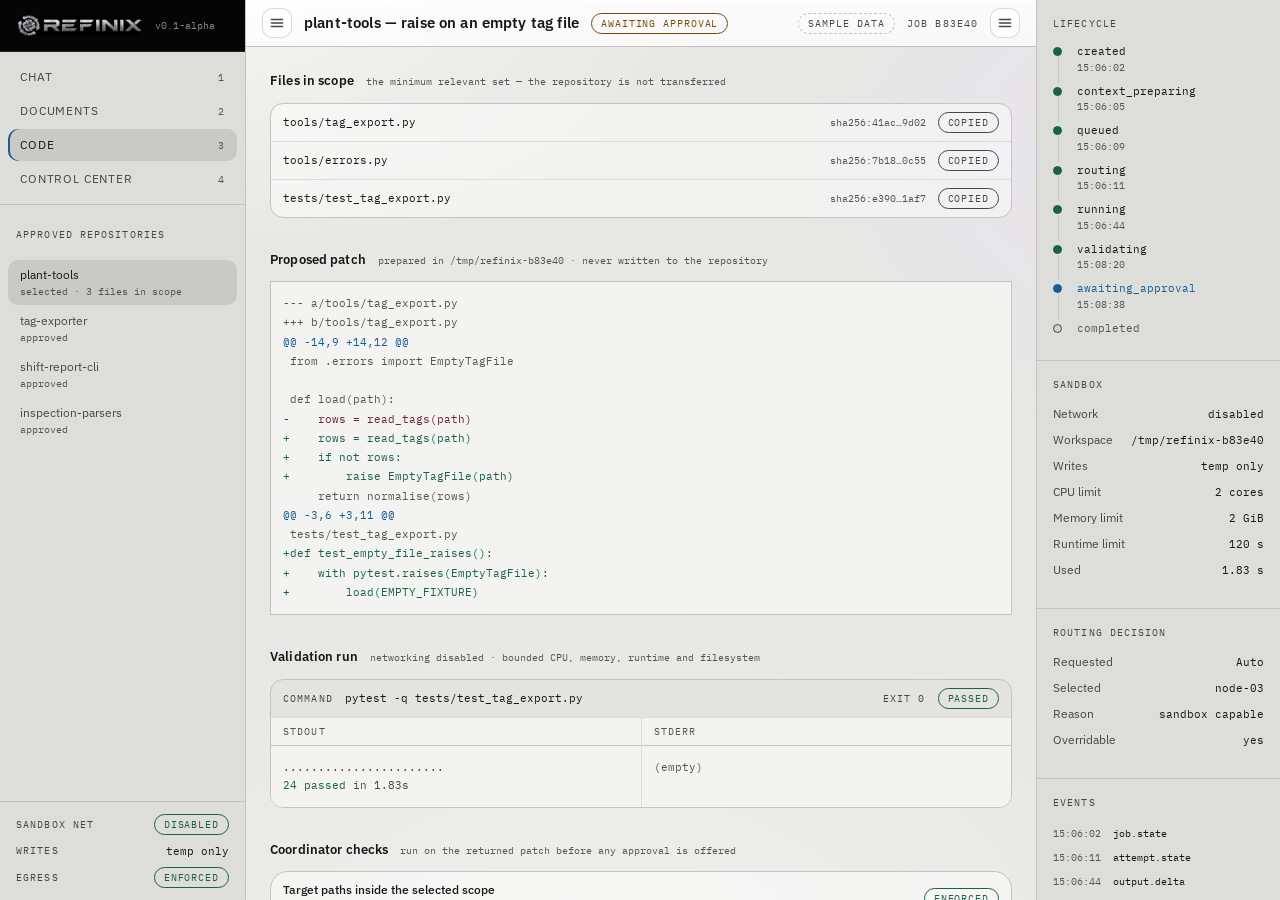
<file: frontend/design/code.html>
<!doctype html>
<html lang="en">
<head>
<meta charset="utf-8">
<meta name="viewport" content="width=device-width, initial-scale=1">
<title>Code — Refinix</title>
<link rel="stylesheet" href="https://fonts.googleapis.com/css2?family=IBM+Plex+Mono:wght@400;500;600&family=IBM+Plex+Sans:wght@400;500;600;700&family=Spectral:wght@400;600;700&display=swap">
<link rel="stylesheet" href="tokens.css">
<link rel="stylesheet" href="app.css">
<link rel="stylesheet" href="code.css">
</head>
<body data-surface="code">

<!--
  Refinix Code surface — static design reference.

  Draws repository_request_to_validated_patch (docs/workflows.md section 6).
  State names come from backend/contracts/v1.py. Sample content only; nothing
  on this page is a measurement.
-->

<div class="app">

  <!-- ============================================================== nav -->
  <nav class="nav" id="nav" aria-label="Surfaces and repositories">
    <div class="nav-brand">
      <img class="brand-logo" src="assets/refinix-wordmark.png"
           alt="Refinix" width="594" height="112">
      <span>v0.1-alpha</span>
    </div>

    <div class="surfaces">
      <a class="surface-link" href="chat.html">Chat <span class="k">1</span></a>
      <a class="surface-link" href="documents.html">Documents <span class="k">2</span></a>
      <a class="surface-link" href="code.html" aria-current="page">Code <span class="k">3</span></a>
      <a class="surface-link" href="control.html">Control Center <span class="k">4</span></a>
    </div>

    <div class="nav-list">
      <p class="lbl nav-list-h">Approved repositories</p>
      <button class="nav-item" type="button" aria-current="true">
        plant-tools <small>selected &middot; 3 files in scope</small>
      </button>
      <button class="nav-item" type="button">
        tag-exporter <small>approved</small>
      </button>
      <button class="nav-item" type="button">
        shift-report-cli <small>approved</small>
      </button>
      <button class="nav-item" type="button">
        inspection-parsers <small>approved</small>
      </button>
    </div>

    <div class="nav-foot">
      <div class="node-line"><span class="lbl">Sandbox net</span><span class="chip chip-enforced">Disabled</span></div>
      <div class="node-line"><span class="lbl">Writes</span><b>temp only</b></div>
      <div class="node-line"><span class="lbl">Egress</span><span class="chip chip-enforced">Enforced</span></div>
    </div>
  </nav>

  <!-- ============================================================= main -->
  <main class="main">
    <header class="main-head">
      <button class="panel-toggle panel-toggle-left" type="button"
              data-panel-toggle="nav" aria-controls="nav" aria-expanded="true"
              aria-label="Navigation panel">
        <svg viewBox="0 0 16 16" aria-hidden="true" focusable="false">
          <line x1="2.5" y1="4.5" x2="13.5" y2="4.5"/>
          <line x1="2.5" y1="8" x2="13.5" y2="8"/>
          <line x1="2.5" y1="11.5" x2="13.5" y2="11.5"/>
        </svg>
      </button>
      <h1>plant-tools &mdash; raise on an empty tag file</h1>
      <span class="chip chip-caution">Awaiting approval</span>
      <div class="head-spacer"></div>
      <span class="sample">Sample data</span>
      <span class="lbl">Job b83e40</span>
      <button class="panel-toggle panel-toggle-right" type="button"
              data-panel-toggle="rail" aria-controls="rail" aria-expanded="true"
              aria-label="Details panel">
        <svg viewBox="0 0 16 16" aria-hidden="true" focusable="false">
          <line x1="2.5" y1="4.5" x2="13.5" y2="4.5"/>
          <line x1="2.5" y1="8" x2="13.5" y2="8"/>
          <line x1="2.5" y1="11.5" x2="13.5" y2="11.5"/>
        </svg>
      </button>
    </header>

    <div class="body">

      <!-- 1. scope — the whole repository is not transferred -->
      <section class="block">
        <div class="block-h">
          <h2>Files in scope</h2>
          <em>the minimum relevant set &mdash; the repository is not transferred</em>
        </div>
        <ul class="fileset">
          <li><span class="path">tools/tag_export.py</span>
              <span class="hash">sha256:41ac&hellip;9d02</span>
              <span class="chip chip-observed">Copied</span></li>
          <li><span class="path">tools/errors.py</span>
              <span class="hash">sha256:7b18&hellip;0c55</span>
              <span class="chip chip-observed">Copied</span></li>
          <li><span class="path">tests/test_tag_export.py</span>
              <span class="hash">sha256:e390&hellip;1af7</span>
              <span class="chip chip-observed">Copied</span></li>
        </ul>
      </section>

      <!-- 2. the patch, prepared inside the temporary workspace -->
      <section class="block">
        <div class="block-h">
          <h2>Proposed patch</h2>
          <em>prepared in /tmp/refinix-b83e40 &middot; never written to the repository</em>
        </div>
<pre class="diff"><span class="ctx">--- a/tools/tag_export.py</span>
<span class="ctx">+++ b/tools/tag_export.py</span>
<span class="hunk">@@ -14,9 +14,12 @@</span>
<span class="ctx"> from .errors import EmptyTagFile</span>
<span class="ctx"> </span>
<span class="ctx"> def load(path):</span>
<span class="del">-    rows = read_tags(path)</span>
<span class="add">+    rows = read_tags(path)</span>
<span class="add">+    if not rows:</span>
<span class="add">+        raise EmptyTagFile(path)</span>
<span class="ctx">     return normalise(rows)</span>
<span class="hunk">@@ -3,6 +3,11 @@</span>
<span class="ctx"> tests/test_tag_export.py</span>
<span class="add">+def test_empty_file_raises():</span>
<span class="add">+    with pytest.raises(EmptyTagFile):</span>
<span class="add">+        load(EMPTY_FIXTURE)</span>
</pre>
      </section>

      <!-- 3. the sandbox run -->
      <section class="block">
        <div class="block-h">
          <h2>Validation run</h2>
          <em>networking disabled &middot; bounded CPU, memory, runtime and filesystem</em>
        </div>
        <div class="run">
          <div class="run-h">
            <span class="lbl">Command</span>
            <code>pytest -q tests/test_tag_export.py</code>
            <div class="head-spacer"></div>
            <span class="lbl">exit 0</span>
            <span class="chip chip-enforced">Passed</span>
          </div>
          <div class="run-split">
            <div>
              <h4>stdout</h4>
              <pre class="run-out">.......................
<span class="ok">24 passed</span> in 1.83s</pre>
            </div>
            <div>
              <h4>stderr</h4>
              <pre class="run-out"><span class="run-empty">(empty)</span></pre>
            </div>
          </div>
        </div>
      </section>

      <!-- 4. coordinator checks before the write is even offered -->
      <section class="block">
        <div class="block-h">
          <h2>Coordinator checks</h2>
          <em>run on the returned patch before any approval is offered</em>
        </div>
        <ul class="rows">
          <li style="grid-template-columns:1fr auto">
            <span class="k"><b>Target paths inside the selected scope</b>
              <span class="src">2 files &middot; no path outside the approved set</span></span>
            <span class="chip chip-enforced">Enforced</span></li>
          <li style="grid-template-columns:1fr auto">
            <span class="k"><b>Patch applies cleanly to the canonical tree</b>
              <span class="src">3-way apply &middot; no conflict</span></span>
            <span class="chip chip-enforced">Enforced</span></li>
          <li style="grid-template-columns:1fr auto">
            <span class="k"><b>No symlink or traversal escape</b>
              <span class="src">worker workspace guard</span></span>
            <span class="chip chip-enforced">Enforced</span></li>
          <li style="grid-template-columns:1fr auto">
            <span class="k"><b>Artifact hashes returned by the worker</b>
              <span class="src">patch sha256:2c41&hellip;8fb0</span></span>
            <span class="chip chip-observed">Recorded</span></li>
          <li class="unk" style="grid-template-columns:1fr auto">
            <span class="k"><b>Repository test suite beyond the selected files</b>
              <span class="src">not run — outside the approved scope for this job</span></span>
            <span class="chip chip-unknown">Unavailable</span></li>
        </ul>
      </section>

      <!-- 5. the gate -->
      <section class="block">
        <div class="gate">
          <div class="gate-h">
            <span class="lbl">Approval required</span>
            <b>Apply the patch to the canonical repository</b>
          </div>
          <dl class="gate-facts">
            <dt>action</dt>       <dd>canonical.write</dd>
            <dt>target</dt>       <dd>plant-tools @ main &middot; 2 files</dd>
            <dt>digest</dt>       <dd>sha256:2c41f7a9&hellip;58e08fb0</dd>
            <dt>validated by</dt> <dd>node-03 &middot; sandbox, network disabled</dd>
            <dt>writes</dt>       <dd>exactly once, by the coordinator</dd>
          </dl>
          <div class="gate-actions">
            <button class="btn btn-primary" type="button">Approve write</button>
            <button class="btn btn-deny" type="button">Deny</button>
            <span class="lbl gate-expiry">Expires 15:21:38</span>
          </div>
        </div>
      </section>

    </div>
  </main>

  <!-- ============================================================= rail -->
  <aside class="rail" id="rail" aria-label="Job inspector">
    <section class="rail-sec">
      <span class="lbl">Lifecycle</span>
      <ol class="life">
        <li class="st-done"><span class="dot"></span><span>created<time>15:06:02</time></span></li>
        <li class="st-done"><span class="dot"></span><span>context_preparing<time>15:06:05</time></span></li>
        <li class="st-done"><span class="dot"></span><span>queued<time>15:06:09</time></span></li>
        <li class="st-done"><span class="dot"></span><span>routing<time>15:06:11</time></span></li>
        <li class="st-done"><span class="dot"></span><span>running<time>15:06:44</time></span></li>
        <li class="st-done"><span class="dot"></span><span>validating<time>15:08:20</time></span></li>
        <li class="st-now"><span class="dot"></span><span>awaiting_approval<time>15:08:38</time></span></li>
        <li class="st-todo"><span class="dot"></span><span>completed</span></li>
      </ol>
    </section>

    <section class="rail-sec">
      <span class="lbl">Sandbox</span>
      <dl class="kv">
        <div><dt>Network</dt><dd>disabled</dd></div>
        <div><dt>Workspace</dt><dd>/tmp/refinix-b83e40</dd></div>
        <div><dt>Writes</dt><dd>temp only</dd></div>
        <div><dt>CPU limit</dt><dd>2 cores</dd></div>
        <div><dt>Memory limit</dt><dd>2 GiB</dd></div>
        <div><dt>Runtime limit</dt><dd>120 s</dd></div>
        <div><dt>Used</dt><dd>1.83 s</dd></div>
      </dl>
    </section>

    <section class="rail-sec">
      <span class="lbl">Routing decision</span>
      <dl class="kv">
        <div><dt>Requested</dt><dd>Auto</dd></div>
        <div><dt>Selected</dt><dd>node-03</dd></div>
        <div><dt>Reason</dt><dd>sandbox capable</dd></div>
        <div><dt>Overridable</dt><dd>yes</dd></div>
      </dl>
    </section>

    <section class="rail-sec">
      <span class="lbl">Events</span>
      <ul class="events">
        <li><time>15:06:02</time><span class="kind">job.state</span></li>
        <li><time>15:06:11</time><span class="kind">attempt.state</span></li>
        <li><time>15:06:44</time><span class="kind">output.delta</span></li>
        <li><time>15:08:20</time><span class="kind">artifact.created</span></li>
        <li><time>15:08:38</time><span class="kind">approval.required</span></li>
      </ul>
    </section>

    <section class="rail-sec">
      <span class="lbl">Sovereignty evidence</span>
      <div class="proof-row"><span>Sandbox network</span><span class="chip chip-enforced">Disabled</span></div>
      <div class="proof-row"><span>Public egress policy</span><span class="chip chip-enforced">Enforced</span></div>
      <div class="proof-row"><span>External AI calls</span><span class="chip chip-observed">0 observed</span></div>
      <div class="proof-row unavailable"><span>Kernel packet capture</span><span class="chip chip-unknown">Unavailable</span></div>
    </section>
  </aside>
</div>

<script src="shell.js"></script>

</body>
</html>
</file>
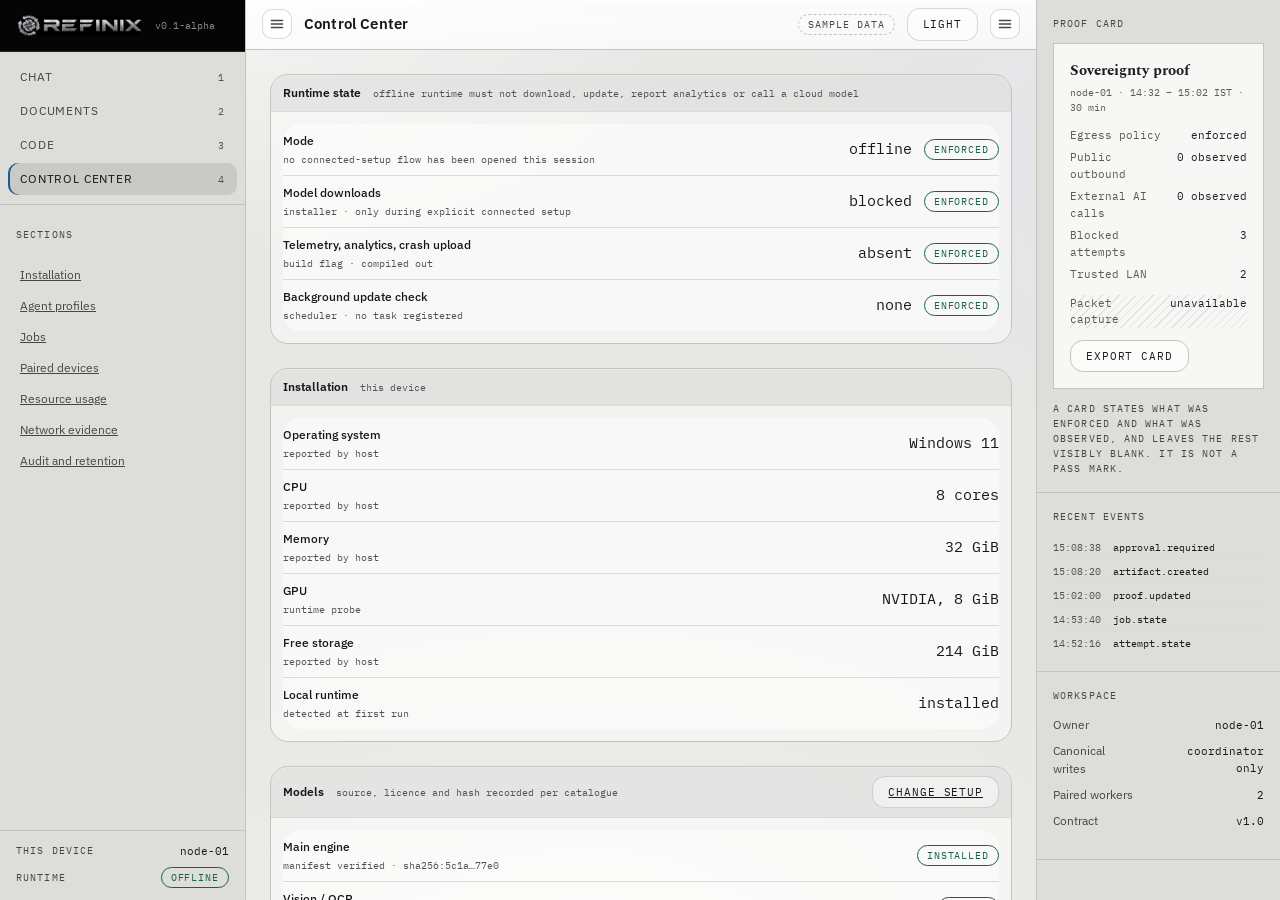
<file: frontend/design/control.html>
<!doctype html>
<html lang="en">
<head>
<meta charset="utf-8">
<meta name="viewport" content="width=device-width, initial-scale=1">
<title>Control Center — Refinix</title>
<link rel="stylesheet" href="https://fonts.googleapis.com/css2?family=IBM+Plex+Mono:wght@400;500;600&family=IBM+Plex+Sans:wght@400;500;600;700&family=Spectral:wght@400;600;700&display=swap">
<link rel="stylesheet" href="tokens.css">
<link rel="stylesheet" href="app.css">
<link rel="stylesheet" href="control.css">
</head>
<body data-surface="control">

<!--
  Refinix Control Center — static design reference.

  Covers the eight groups docs/workflows.md section 10 requires. Every claim
  names its enforcing layer or its observer; a claim with neither is drawn as
  unavailable. Nothing here is hard-coded healthy, secure, blocked or zero.
  Sample content only; nothing on this page is a measurement.
-->

<div class="app">

  <!-- ============================================================== nav -->
  <nav class="nav" id="nav" aria-label="Surfaces and sections">
    <div class="nav-brand">
      <img class="brand-logo" src="assets/refinix-wordmark.png"
           alt="Refinix" width="594" height="112">
      <span>v0.1-alpha</span>
    </div>

    <div class="surfaces">
      <a class="surface-link" href="chat.html">Chat <span class="k">1</span></a>
      <a class="surface-link" href="documents.html">Documents <span class="k">2</span></a>
      <a class="surface-link" href="code.html">Code <span class="k">3</span></a>
      <a class="surface-link" href="control.html" aria-current="page">Control Center <span class="k">4</span></a>
    </div>

    <div class="nav-list">
      <p class="lbl nav-list-h">Sections</p>
      <a class="nav-item" href="#installation">Installation</a>
      <a class="nav-item" href="#profiles">Agent profiles</a>
      <a class="nav-item" href="#jobs">Jobs</a>
      <a class="nav-item" href="#devices">Paired devices</a>
      <a class="nav-item" href="#resources">Resource usage</a>
      <a class="nav-item" href="#network">Network evidence</a>
      <a class="nav-item" href="#audit">Audit and retention</a>
    </div>

    <div class="nav-foot">
      <div class="node-line"><span class="lbl">This device</span><b>node-01</b></div>
      <div class="node-line"><span class="lbl">Runtime</span><span class="chip chip-enforced">Offline</span></div>
    </div>
  </nav>

  <!-- ============================================================= main -->
  <main class="main">
    <header class="main-head">
      <button class="panel-toggle panel-toggle-left" type="button"
              data-panel-toggle="nav" aria-controls="nav" aria-expanded="true"
              aria-label="Navigation panel">
        <svg viewBox="0 0 16 16" aria-hidden="true" focusable="false">
          <line x1="2.5" y1="4.5" x2="13.5" y2="4.5"/>
          <line x1="2.5" y1="8" x2="13.5" y2="8"/>
          <line x1="2.5" y1="11.5" x2="13.5" y2="11.5"/>
        </svg>
      </button>
      <h1>Control Center</h1>
      <div class="head-spacer"></div>
      <span class="sample">Sample data</span>
      <button class="btn" type="button" id="theme">Light</button>
      <button class="panel-toggle panel-toggle-right" type="button"
              data-panel-toggle="rail" aria-controls="rail" aria-expanded="true"
              aria-label="Details panel">
        <svg viewBox="0 0 16 16" aria-hidden="true" focusable="false">
          <line x1="2.5" y1="4.5" x2="13.5" y2="4.5"/>
          <line x1="2.5" y1="8" x2="13.5" y2="8"/>
          <line x1="2.5" y1="11.5" x2="13.5" y2="11.5"/>
        </svg>
      </button>
    </header>

    <div class="body">
      <div class="grid">

        <!-- 6. connected setup vs offline runtime — first, because it frames
                everything else on the page -->
        <section class="block span-2" id="runtime">
          <div class="panel">
            <div class="panel-h">
              <h2>Runtime state</h2>
              <em>offline runtime must not download, update, report analytics or call a cloud model</em>
            </div>
            <div class="panel-b">
              <ul class="rows">
                <li style="grid-template-columns:1fr auto auto">
                  <span class="k"><b>Mode</b><span class="src">no connected-setup flow has been opened this session</span></span>
                  <span class="n">offline</span>
                  <span class="chip chip-enforced">Enforced</span></li>
                <li style="grid-template-columns:1fr auto auto">
                  <span class="k"><b>Model downloads</b><span class="src">installer &middot; only during explicit connected setup</span></span>
                  <span class="n">blocked</span>
                  <span class="chip chip-enforced">Enforced</span></li>
                <li style="grid-template-columns:1fr auto auto">
                  <span class="k"><b>Telemetry, analytics, crash upload</b><span class="src">build flag &middot; compiled out</span></span>
                  <span class="n">absent</span>
                  <span class="chip chip-enforced">Enforced</span></li>
                <li style="grid-template-columns:1fr auto auto">
                  <span class="k"><b>Background update check</b><span class="src">scheduler &middot; no task registered</span></span>
                  <span class="n">none</span>
                  <span class="chip chip-enforced">Enforced</span></li>
              </ul>
            </div>
          </div>
        </section>

        <!-- 1. hardware, runtime, model, storage -->
        <section class="block" id="installation">
          <div class="panel">
            <div class="panel-h"><h2>Installation</h2><em>this device</em></div>
            <div class="panel-b">
              <ul class="rows">
                <li style="grid-template-columns:1fr auto"><span class="k"><b>Operating system</b><span class="src">reported by host</span></span><span class="n">Windows 11</span></li>
                <li style="grid-template-columns:1fr auto"><span class="k"><b>CPU</b><span class="src">reported by host</span></span><span class="n">8 cores</span></li>
                <li style="grid-template-columns:1fr auto"><span class="k"><b>Memory</b><span class="src">reported by host</span></span><span class="n">32 GiB</span></li>
                <li style="grid-template-columns:1fr auto"><span class="k"><b>GPU</b><span class="src">runtime probe</span></span><span class="n">NVIDIA, 8 GiB</span></li>
                <li style="grid-template-columns:1fr auto"><span class="k"><b>Free storage</b><span class="src">reported by host</span></span><span class="n">214 GiB</span></li>
                <li style="grid-template-columns:1fr auto"><span class="k"><b>Local runtime</b><span class="src">detected at first run</span></span><span class="n">installed</span></li>
              </ul>
            </div>
          </div>
        </section>

        <!-- models -->
        <section class="block">
          <div class="panel">
            <div class="panel-h"><h2>Models</h2><em>source, licence and hash recorded per catalogue</em><div class="head-spacer"></div><a class="btn" href="onboarding.html">Change setup</a></div>
            <div class="panel-b">
              <ul class="rows">
                <li style="grid-template-columns:1fr auto"><span class="k"><b>Main engine</b><span class="src">manifest verified &middot; sha256:5c1a&hellip;77e0</span></span><span class="chip chip-enforced">Installed</span></li>
                <li style="grid-template-columns:1fr auto"><span class="k"><b>Vision / OCR</b><span class="src">resident on node-02</span></span><span class="chip chip-observed">Remote</span></li>
                <li style="grid-template-columns:1fr auto"><span class="k"><b>Embedding</b><span class="src">manifest verified &middot; sha256:b204&hellip;3ac9</span></span><span class="chip chip-enforced">Installed</span></li>
                <li class="unk" style="grid-template-columns:1fr auto"><span class="k"><b>Code specialist</b><span class="src">capability not enabled on this install</span></span><span class="chip chip-unknown">Not installed</span></li>
              </ul>
            </div>
          </div>
        </section>

        <!-- 2. agent profiles and self-test -->
        <section class="block span-2" id="profiles">
          <div class="panel">
            <div class="panel-h">
              <h2>Agent profiles and self-test</h2>
              <em>a profile is a model plus instructions, tools, workflow, policy and validator</em>
              <div class="head-spacer"></div>
              <a class="btn" href="onboarding-install.html">Re-run self-test</a>
            </div>
            <div class="panel-b">
              <ul class="rows">
                <li style="grid-template-columns:1fr auto auto">
                  <span class="k"><b>Chat &mdash; general local agent</b><span class="src">last self-test 09:14 &middot; 1 real completion</span></span>
                  <span class="n">ok</span><span class="chip chip-enforced">Passed</span></li>
                <li style="grid-template-columns:1fr auto auto">
                  <span class="k"><b>Documents &mdash; extract, retrieve, generate</b><span class="src">last self-test 09:14 &middot; ocr + vision reachable</span></span>
                  <span class="n">ok</span><span class="chip chip-enforced">Passed</span></li>
                <li style="grid-template-columns:1fr auto auto">
                  <span class="k"><b>Code &mdash; patch and validate</b><span class="src">last self-test 09:15 &middot; sandbox started, network refused</span></span>
                  <span class="n">ok</span><span class="chip chip-enforced">Passed</span></li>
                <li class="unk" style="grid-template-columns:1fr auto auto">
                  <span class="k"><b>Semantic retrieval quality</b><span class="src">no evaluation set registered on this install</span></span>
                  <span class="n">&mdash;</span><span class="chip chip-unknown">Unavailable</span></li>
              </ul>
            </div>
          </div>
        </section>

        <!-- 3. jobs -->
        <section class="block span-2" id="jobs">
          <div class="panel">
            <div class="panel-h">
              <h2>Jobs</h2>
              <em>states are the JobState literals from the frozen contract</em>
              <div class="head-spacer"></div>
              <span class="lbl">1 running &middot; 1 queued &middot; 1 awaiting approval &middot; 1 failed</span>
            </div>
            <div class="panel-b">
              <ul class="jobs">
                <li><span class="id">7a02c1</span><span class="what">SR-4471 inspection report to approval note</span>
                    <span class="on">node-02</span><span class="chip chip-running">running</span></li>
                <li><span class="id">b83e40</span><span class="what">plant-tools &mdash; raise on an empty tag file</span>
                    <span class="on">node-03</span><span class="chip chip-caution">awaiting_approval</span></li>
                <li><span class="id">e51d77</span><span class="what">Vendor quote comparison</span>
                    <span class="on">&mdash;</span><span class="chip chip-observed">queued</span></li>
                <li><span class="id">2f9a08</span><span class="what">Weld log digitisation</span>
                    <span class="on">node-02</span><span class="chip chip-fault">failed</span></li>
                <li><span class="id">91c4b2</span><span class="what">SOP-114 clause lookup</span>
                    <span class="on">node-01</span><span class="chip chip-enforced">completed</span></li>
              </ul>
            </div>
          </div>
        </section>

        <!-- 4. paired devices -->
        <section class="block span-2" id="devices">
          <div class="panel">
            <div class="panel-h">
              <h2>Paired devices</h2>
              <em>pairing is explicit, reversible, and never merges workspaces</em>
              <div class="head-spacer"></div>
              <a class="btn" href="pairing.html">Pair a device</a>
            </div>
            <div class="panel-b">
              <div class="dev">
                <span class="dev-name">node-02 &mdash; workstation</span>
                <span class="chip chip-enforced">Trusted</span>
                <span class="dev-meta">heartbeat 2 s ago &middot; queue depth 1 &middot; credential issued 09:02, revocable</span>
                <div class="dev-caps">
                  <span class="cap-tag">document.extract</span>
                  <span class="cap-tag">knowledge.retrieve</span>
                  <span class="cap-tag">text.generate</span>
                </div>
                <div class="dev-actions">
                  <button class="btn" type="button">Disconnect</button>
                  <button class="btn btn-deny" type="button">Revoke</button>
                </div>
              </div>

              <div class="dev">
                <span class="dev-name">node-03 &mdash; sandbox host</span>
                <span class="chip chip-enforced">Trusted</span>
                <span class="dev-meta">heartbeat 4 s ago &middot; queue depth 0 &middot; credential issued 09:02, revocable</span>
                <div class="dev-caps">
                  <span class="cap-tag">code.generate</span>
                  <span class="cap-tag">code.validate</span>
                </div>
                <div class="dev-actions">
                  <button class="btn" type="button">Disconnect</button>
                  <button class="btn btn-deny" type="button">Revoke</button>
                </div>
              </div>

              <div class="dev">
                <span class="dev-name">node-04 &mdash; discovered on the LAN</span>
                <span class="chip chip-unknown">Not paired</span>
                <span class="dev-meta">discovery advertises a candidate only &mdash; it establishes no trust and exposes no runtime</span>
                <div class="dev-actions">
                  <a class="btn" href="pairing.html">Review and pair</a>
                </div>
              </div>
            </div>
          </div>
        </section>

        <!-- 5. resource usage — only where the OS reports it reliably -->
        <section class="block" id="resources">
          <div class="panel">
            <div class="panel-h"><h2>Resource usage</h2><em>shown only where the host reports it reliably</em></div>
            <div class="panel-b">
              <ul class="rows">
                <li style="grid-template-columns:1fr auto">
                  <span class="k"><b>CPU</b><span class="src">host counter</span>
                    <span class="meter"><i style="width:38%"></i></span></span>
                  <span class="n">38%</span></li>
                <li style="grid-template-columns:1fr auto">
                  <span class="k"><b>Memory</b><span class="src">host counter</span>
                    <span class="meter"><i style="width:61%"></i></span></span>
                  <span class="n">61%</span></li>
                <li style="grid-template-columns:1fr auto">
                  <span class="k"><b>Disk free</b><span class="src">host counter</span>
                    <span class="meter"><i style="width:23%"></i></span></span>
                  <span class="n">214 GiB</span></li>
                <li class="unk" style="grid-template-columns:1fr auto">
                  <span class="k"><b>GPU utilisation</b>
                    <span class="src">host does not expose a reliable counter for this adapter</span></span>
                  <span class="chip chip-unknown">Unavailable</span></li>
              </ul>
            </div>
          </div>
        </section>

        <!-- 7. network evidence -->
        <section class="block" id="network">
          <div class="panel">
            <div class="panel-h"><h2>Network evidence</h2><em>interval 14:32 &ndash; 15:02 &middot; 30 min</em></div>
            <div class="panel-b">
              <ul class="rows">
                <li style="grid-template-columns:1fr auto auto">
                  <span class="k"><b>Public egress policy</b><span class="src">enforcer: host firewall ruleset</span></span>
                  <span class="n">active</span><span class="chip chip-enforced">Enforced</span></li>
                <li style="grid-template-columns:1fr auto auto">
                  <span class="k"><b>Public outbound flows</b><span class="src">observer: coordinator &middot; iface eth0, wlan0</span></span>
                  <span class="n">0</span><span class="chip chip-observed">Observed</span></li>
                <li style="grid-template-columns:1fr auto auto">
                  <span class="k"><b>External AI or API calls</b><span class="src">observer: coordinator &middot; iface eth0, wlan0</span></span>
                  <span class="n">0</span><span class="chip chip-observed">Observed</span></li>
                <li style="grid-template-columns:1fr auto auto">
                  <span class="k"><b>Blocked attempts</b><span class="src">enforcer: host firewall counters</span></span>
                  <span class="n">3</span><span class="chip chip-enforced">Enforced</span></li>
                <li style="grid-template-columns:1fr auto auto">
                  <span class="k"><b>Trusted LAN connections</b><span class="src">observer: coordinator &middot; not public egress</span></span>
                  <span class="n">2</span><span class="chip chip-observed">Observed</span></li>
                <li class="unk" style="grid-template-columns:1fr auto auto">
                  <span class="k"><b>Kernel packet capture</b><span class="src">no observer installed on this host</span></span>
                  <span class="n">&mdash;</span><span class="chip chip-unknown">Unavailable</span></li>
              </ul>
            </div>
          </div>
        </section>

        <!-- 8. audit, retention, cleanup, export -->
        <section class="block span-2" id="audit">
          <div class="panel">
            <div class="panel-h">
              <h2>Audit, retention and export</h2>
              <em>append-only event stream &middot; canonical state stays with this workspace</em>
              <div class="head-spacer"></div>
              <button class="btn" type="button">Export evidence bundle</button>
            </div>
            <div class="panel-b">
              <ul class="rows">
                <li style="grid-template-columns:1fr auto auto">
                  <span class="k"><b>Recorded events</b><span class="src">append-only &middot; since install</span></span>
                  <span class="n">18,402</span><span class="chip chip-observed">Observed</span></li>
                <li style="grid-template-columns:1fr auto auto">
                  <span class="k"><b>Approvals recorded</b><span class="src">action, target, decision, actor, timestamp</span></span>
                  <span class="n">37</span><span class="chip chip-observed">Observed</span></li>
                <li style="grid-template-columns:1fr auto auto">
                  <span class="k"><b>Temporary workspaces</b><span class="src">worker-assigned &middot; removed on job terminal state</span></span>
                  <span class="n">0 stale</span><span class="chip chip-enforced">Enforced</span></li>
                <li style="grid-template-columns:1fr auto auto">
                  <span class="k"><b>Retention window</b><span class="src">policy &middot; events and artifacts</span></span>
                  <span class="n">90 days</span><span class="chip chip-enforced">Enforced</span></li>
              </ul>
              <div class="retention" style="margin-top: var(--sp-3)">
                <button class="btn" type="button">Clean temporary workspaces</button>
                <button class="btn" type="button">Export audit log</button>
                <button class="btn btn-deny" type="button">Purge beyond retention</button>
              </div>
            </div>
          </div>
        </section>

      </div>
    </div>
  </main>

  <!-- ============================================================= rail -->
  <aside class="rail" id="rail" aria-label="Sovereignty proof">
    <section class="rail-sec">
      <span class="lbl">Proof card</span>
      <div class="proof-card">
        <h3>Sovereignty proof</h3>
        <span class="win">node-01 &middot; 14:32 &ndash; 15:02 IST &middot; 30 min</span>
        <dl>
          <dt>Egress policy</dt><dd>enforced</dd>
          <dt>Public outbound</dt><dd>0 observed</dd>
          <dt>External AI calls</dt><dd>0 observed</dd>
          <dt>Blocked attempts</dt><dd>3</dd>
          <dt>Trusted LAN</dt><dd>2</dd>
        </dl>
        <dl class="void">
          <dt>Packet capture</dt><dd>unavailable</dd>
        </dl>
        <button class="btn" type="button">Export card</button>
      </div>
      <p class="lbl" style="margin: var(--sp-3) 0 0">
        A card states what was enforced and what was observed, and leaves the
        rest visibly blank. It is not a pass mark.
      </p>
    </section>

    <section class="rail-sec">
      <span class="lbl">Recent events</span>
      <ul class="events">
        <li><time>15:08:38</time><span class="kind">approval.required</span></li>
        <li><time>15:08:20</time><span class="kind">artifact.created</span></li>
        <li><time>15:02:00</time><span class="kind">proof.updated</span></li>
        <li><time>14:53:40</time><span class="kind">job.state</span></li>
        <li><time>14:52:16</time><span class="kind">attempt.state</span></li>
      </ul>
    </section>

    <section class="rail-sec">
      <span class="lbl">Workspace</span>
      <dl class="kv">
        <div><dt>Owner</dt><dd>node-01</dd></div>
        <div><dt>Canonical writes</dt><dd>coordinator only</dd></div>
        <div><dt>Paired workers</dt><dd>2</dd></div>
        <div><dt>Contract</dt><dd>v1.0</dd></div>
      </dl>
    </section>
  </aside>
</div>

<script>
  /* Theme toggle. Transitions are suppressed across the swap: animating a
     colour through a token change reads as lag, and on a throttled tab the
     transition may not tick at all, stranding the previous theme's colour. */
  (function () {
    var root = document.documentElement;
    var btn = document.getElementById('theme');
    var isLight = function () { return root.getAttribute('data-theme') === 'light'; };
    btn.textContent = isLight() ? 'Dark' : 'Light';
    btn.addEventListener('click', function () {
      var toLight = !isLight();
      root.setAttribute('data-theme-switching', '');
      root.setAttribute('data-theme', toLight ? 'light' : 'dark');
      btn.textContent = toLight ? 'Dark' : 'Light';
      requestAnimationFrame(function () {
        requestAnimationFrame(function () { root.removeAttribute('data-theme-switching'); });
      });
    });
  })();
</script>

<script src="shell.js"></script>

</body>
</html>
</file>
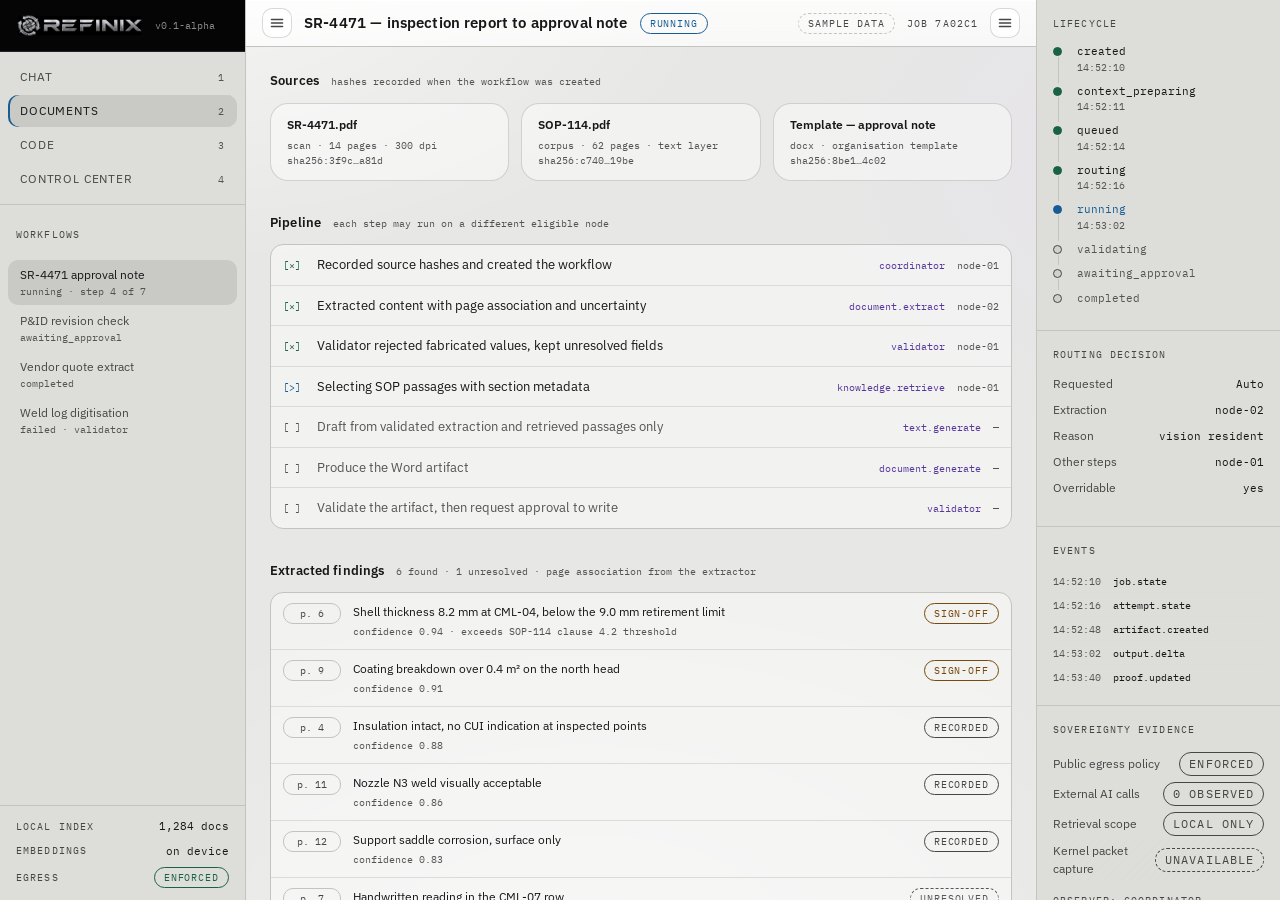
<file: frontend/design/documents.html>
<!doctype html>
<html lang="en">
<head>
<meta charset="utf-8">
<meta name="viewport" content="width=device-width, initial-scale=1">
<title>Documents — Refinix</title>
<link rel="stylesheet" href="https://fonts.googleapis.com/css2?family=IBM+Plex+Mono:wght@400;500;600&family=IBM+Plex+Sans:wght@400;500;600;700&family=Spectral:wght@400;600;700&display=swap">
<link rel="stylesheet" href="tokens.css">
<link rel="stylesheet" href="app.css">
<link rel="stylesheet" href="documents.css">
</head>
<body data-surface="documents">

<!--
  Refinix Documents surface — static design reference.

  Draws inspection_report_to_approval_note (docs/workflows.md section 5).
  State names come from backend/contracts/v1.py. Sample content only; nothing
  on this page is a measurement.
-->

<div class="app">

  <!-- ============================================================== nav -->
  <nav class="nav" id="nav" aria-label="Surfaces and documents">
    <div class="nav-brand">
      <img class="brand-logo" src="assets/refinix-wordmark.png"
           alt="Refinix" width="594" height="112">
      <span>v0.1-alpha</span>
    </div>

    <div class="surfaces">
      <a class="surface-link" href="chat.html">Chat <span class="k">1</span></a>
      <a class="surface-link" href="documents.html" aria-current="page">Documents <span class="k">2</span></a>
      <a class="surface-link" href="code.html">Code <span class="k">3</span></a>
      <a class="surface-link" href="control.html">Control Center <span class="k">4</span></a>
    </div>

    <div class="nav-list">
      <p class="lbl nav-list-h">Workflows</p>
      <button class="nav-item" type="button" aria-current="true">
        SR-4471 approval note <small>running &middot; step 4 of 7</small>
      </button>
      <button class="nav-item" type="button">
        P&amp;ID revision check <small>awaiting_approval</small>
      </button>
      <button class="nav-item" type="button">
        Vendor quote extract <small>completed</small>
      </button>
      <button class="nav-item" type="button">
        Weld log digitisation <small>failed &middot; validator</small>
      </button>
    </div>

    <div class="nav-foot">
      <div class="node-line"><span class="lbl">Local index</span><b>1,284 docs</b></div>
      <div class="node-line"><span class="lbl">Embeddings</span><b>on device</b></div>
      <div class="node-line"><span class="lbl">Egress</span><span class="chip chip-enforced">Enforced</span></div>
    </div>
  </nav>

  <!-- ============================================================= main -->
  <main class="main">
    <header class="main-head">
      <button class="panel-toggle panel-toggle-left" type="button"
              data-panel-toggle="nav" aria-controls="nav" aria-expanded="true"
              aria-label="Navigation panel">
        <svg viewBox="0 0 16 16" aria-hidden="true" focusable="false">
          <line x1="2.5" y1="4.5" x2="13.5" y2="4.5"/>
          <line x1="2.5" y1="8" x2="13.5" y2="8"/>
          <line x1="2.5" y1="11.5" x2="13.5" y2="11.5"/>
        </svg>
      </button>
      <h1>SR-4471 &mdash; inspection report to approval note</h1>
      <span class="chip chip-running">Running</span>
      <div class="head-spacer"></div>
      <span class="sample">Sample data</span>
      <span class="lbl">Job 7a02c1</span>
      <button class="panel-toggle panel-toggle-right" type="button"
              data-panel-toggle="rail" aria-controls="rail" aria-expanded="true"
              aria-label="Details panel">
        <svg viewBox="0 0 16 16" aria-hidden="true" focusable="false">
          <line x1="2.5" y1="4.5" x2="13.5" y2="4.5"/>
          <line x1="2.5" y1="8" x2="13.5" y2="8"/>
          <line x1="2.5" y1="11.5" x2="13.5" y2="11.5"/>
        </svg>
      </button>
    </header>

    <div class="body">

      <!-- 1. sources, with hashes recorded at creation -->
      <section class="block">
        <div class="block-h">
          <h2>Sources</h2>
          <em>hashes recorded when the workflow was created</em>
        </div>
        <div class="intake">
          <article class="source">
            <h3>SR-4471.pdf</h3>
            <span class="meta">scan &middot; 14 pages &middot; 300 dpi</span>
            <span class="meta">sha256:3f9c&hellip;a81d</span>
          </article>
          <article class="source">
            <h3>SOP-114.pdf</h3>
            <span class="meta">corpus &middot; 62 pages &middot; text layer</span>
            <span class="meta">sha256:c740&hellip;19be</span>
          </article>
          <article class="source">
            <h3>Template — approval note</h3>
            <span class="meta">docx &middot; organisation template</span>
            <span class="meta">sha256:8be1&hellip;4c02</span>
          </article>
        </div>
      </section>

      <!-- 2. the fixed pipeline -->
      <section class="block">
        <div class="block-h">
          <h2>Pipeline</h2>
          <em>each step may run on a different eligible node</em>
        </div>
        <ol class="pipe">
          <li class="step-done"><span class="mark">[&times;]</span>
            <span class="txt">Recorded source hashes and created the workflow</span>
            <span class="cap">coordinator</span><span class="on">node-01</span></li>
          <li class="step-done"><span class="mark">[&times;]</span>
            <span class="txt">Extracted content with page association and uncertainty</span>
            <span class="cap">document.extract</span><span class="on">node-02</span></li>
          <li class="step-done"><span class="mark">[&times;]</span>
            <span class="txt">Validator rejected fabricated values, kept unresolved fields</span>
            <span class="cap">validator</span><span class="on">node-01</span></li>
          <li class="step-run"><span class="mark">[&gt;]</span>
            <span class="txt">Selecting SOP passages with section metadata</span>
            <span class="cap">knowledge.retrieve</span><span class="on">node-01</span></li>
          <li class="step-idle"><span class="mark">[&nbsp;]</span>
            <span class="txt">Draft from validated extraction and retrieved passages only</span>
            <span class="cap">text.generate</span><span class="on">&mdash;</span></li>
          <li class="step-idle"><span class="mark">[&nbsp;]</span>
            <span class="txt">Produce the Word artifact</span>
            <span class="cap">document.generate</span><span class="on">&mdash;</span></li>
          <li class="step-idle"><span class="mark">[&nbsp;]</span>
            <span class="txt">Validate the artifact, then request approval to write</span>
            <span class="cap">validator</span><span class="on">&mdash;</span></li>
        </ol>
      </section>

      <!-- 3. findings — every one carries its page; unsure ones stay unsure -->
      <section class="block">
        <div class="block-h">
          <h2>Extracted findings</h2>
          <em>6 found &middot; 1 unresolved &middot; page association from the extractor</em>
        </div>
        <ul class="findings">
          <li>
            <span class="page">p. 6</span>
            <span class="txt">Shell thickness 8.2 mm at CML-04, below the 9.0 mm retirement limit
              <small>confidence 0.94 &middot; exceeds SOP-114 clause 4.2 threshold</small></span>
            <span class="chip chip-caution">Sign-off</span>
          </li>
          <li>
            <span class="page">p. 9</span>
            <span class="txt">Coating breakdown over 0.4 m&sup2; on the north head
              <small>confidence 0.91</small></span>
            <span class="chip chip-caution">Sign-off</span>
          </li>
          <li>
            <span class="page">p. 4</span>
            <span class="txt">Insulation intact, no CUI indication at inspected points
              <small>confidence 0.88</small></span>
            <span class="chip chip-observed">Recorded</span>
          </li>
          <li>
            <span class="page">p. 11</span>
            <span class="txt">Nozzle N3 weld visually acceptable
              <small>confidence 0.86</small></span>
            <span class="chip chip-observed">Recorded</span>
          </li>
          <li>
            <span class="page">p. 12</span>
            <span class="txt">Support saddle corrosion, surface only
              <small>confidence 0.83</small></span>
            <span class="chip chip-observed">Recorded</span>
          </li>
          <li class="finding-unsure">
            <span class="page">p. 7</span>
            <span class="txt">Handwritten reading in the CML-07 row
              <small><em>Not resolved. The extractor read &ldquo;7.?4&rdquo; and the digit is
              illegible. No value was inferred; the field is carried forward blank for a
              person to complete.</em></small></span>
            <span class="chip chip-unknown">Unresolved</span>
          </li>
        </ul>
      </section>

      <!-- 4. retrieval, cited to section -->
      <section class="block">
        <div class="block-h">
          <h2>Retrieved passages</h2>
          <em>local index only &middot; citations point at documents on this device</em>
        </div>
        <div class="cites">
          <span class="cite"><b>SOP-114</b> &sect;4.2 &middot; p. 18</span>
          <span class="cite"><b>SOP-114</b> &sect;9.1 &middot; p. 41</span>
          <span class="cite"><b>SOP-114</b> Annex C &middot; p. 58</span>
          <span class="cite"><b>SR-4392</b> prior report &middot; p. 3</span>
        </div>
      </section>

      <!-- 5. the artifact and its validation record -->
      <section class="block">
        <div class="block-h">
          <h2>Artifact</h2>
          <em>not yet written to the workspace</em>
        </div>
        <div class="artifact artifact-draft">
          <div>
            <div class="artifact-name">Approval note &mdash; SR-4471</div>
            <div class="artifact-sub">docx &middot; 41 KB &middot; draft, unsigned</div>
          </div>
          <button class="artifact-open" type="button">Open</button>
        </div>

        <ul class="checks">
          <li><span>Opens in Word without repair
            <span class="detail">validator: docx structural check</span></span>
            <span class="chip chip-enforced">Passed</span></li>
          <li><span>Every claim carries a citation
            <span class="detail">4 citations, 0 uncited claims</span></span>
            <span class="chip chip-enforced">Passed</span></li>
          <li><span>Origin job recorded
            <span class="detail">job 7a02c1 &middot; attempt 1</span></span>
            <span class="chip chip-enforced">Passed</span></li>
          <li><span>Checksum
            <span class="detail">sha256:9b5c2e17&hellip;4f8a6d90</span></span>
            <span class="chip chip-observed">Recorded</span></li>
          <li class="unavailable"><span>Template conformance
            <span class="detail">no organisation template registered on this install</span></span>
            <span class="chip chip-unknown">Unavailable</span></li>
        </ul>
      </section>

      <!-- 6. the gate -->
      <section class="block">
        <div class="gate">
          <div class="gate-h">
            <span class="lbl">Approval required</span>
            <b>Write the approval note into the workspace</b>
          </div>
          <dl class="gate-facts">
            <dt>action</dt>       <dd>canonical.write</dd>
            <dt>target</dt>       <dd>workspace/notes/SR-4471-approval.docx</dd>
            <dt>digest</dt>       <dd>sha256:9b5c2e17&hellip;4f8a6d90</dd>
            <dt>requested by</dt> <dd>coordinator &middot; node-01</dd>
          </dl>
          <div class="gate-actions">
            <button class="btn btn-primary" type="button">Approve write</button>
            <button class="btn btn-deny" type="button">Deny</button>
            <span class="lbl gate-expiry">Expires 15:04:52</span>
          </div>
        </div>
      </section>

    </div>
  </main>

  <!-- ============================================================= rail -->
  <aside class="rail" id="rail" aria-label="Workflow inspector">
    <section class="rail-sec">
      <span class="lbl">Lifecycle</span>
      <ol class="life">
        <li class="st-done"><span class="dot"></span><span>created<time>14:52:10</time></span></li>
        <li class="st-done"><span class="dot"></span><span>context_preparing<time>14:52:11</time></span></li>
        <li class="st-done"><span class="dot"></span><span>queued<time>14:52:14</time></span></li>
        <li class="st-done"><span class="dot"></span><span>routing<time>14:52:16</time></span></li>
        <li class="st-now"><span class="dot"></span><span>running<time>14:53:02</time></span></li>
        <li class="st-todo"><span class="dot"></span><span>validating</span></li>
        <li class="st-todo"><span class="dot"></span><span>awaiting_approval</span></li>
        <li class="st-todo"><span class="dot"></span><span>completed</span></li>
      </ol>
    </section>

    <section class="rail-sec">
      <span class="lbl">Routing decision</span>
      <dl class="kv">
        <div><dt>Requested</dt><dd>Auto</dd></div>
        <div><dt>Extraction</dt><dd>node-02</dd></div>
        <div><dt>Reason</dt><dd>vision resident</dd></div>
        <div><dt>Other steps</dt><dd>node-01</dd></div>
        <div><dt>Overridable</dt><dd>yes</dd></div>
      </dl>
    </section>

    <section class="rail-sec">
      <span class="lbl">Events</span>
      <ul class="events">
        <li><time>14:52:10</time><span class="kind">job.state</span></li>
        <li><time>14:52:16</time><span class="kind">attempt.state</span></li>
        <li><time>14:52:48</time><span class="kind">artifact.created</span></li>
        <li><time>14:53:02</time><span class="kind">output.delta</span></li>
        <li><time>14:53:40</time><span class="kind">proof.updated</span></li>
      </ul>
    </section>

    <section class="rail-sec">
      <span class="lbl">Sovereignty evidence</span>
      <div class="proof-row"><span>Public egress policy</span><span class="chip chip-enforced">Enforced</span></div>
      <div class="proof-row"><span>External AI calls</span><span class="chip chip-observed">0 observed</span></div>
      <div class="proof-row"><span>Retrieval scope</span><span class="chip chip-observed">local only</span></div>
      <div class="proof-row unavailable"><span>Kernel packet capture</span><span class="chip chip-unknown">Unavailable</span></div>
      <p class="lbl" style="margin: var(--sp-3) 0 0">
        Observer: coordinator &middot; window 30 min. Enforcer: host firewall.
      </p>
    </section>
  </aside>
</div>

<script src="shell.js"></script>

</body>
</html>
</file>
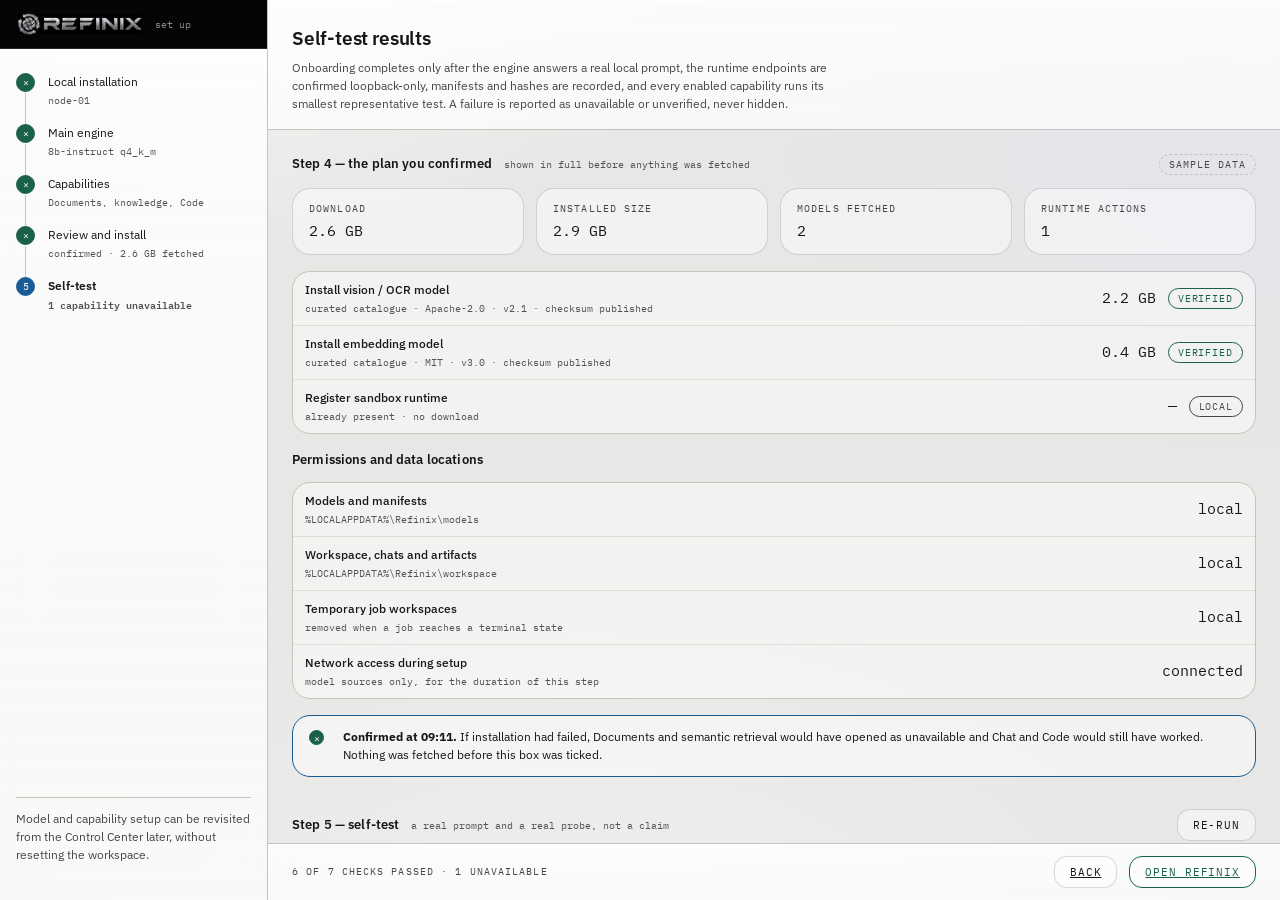
<file: frontend/design/onboarding-install.html>
<!doctype html>
<html lang="en">
<head>
<meta charset="utf-8">
<meta name="viewport" content="width=device-width, initial-scale=1">
<title>Review and install — Refinix</title>
<link rel="stylesheet" href="https://fonts.googleapis.com/css2?family=IBM+Plex+Mono:wght@400;500;600&family=IBM+Plex+Sans:wght@400;500;600;700&family=Spectral:wght@400;600;700&display=swap">
<link rel="stylesheet" href="tokens.css">
<link rel="stylesheet" href="app.css">
<link rel="stylesheet" href="onboarding.css">
</head>
<body>

<!--
  Refinix first-run onboarding, steps 4 and 5 — static design reference.
  Steps 1-3 are onboarding.html.

  Draws docs/workflows.md section 2. The rule this page exists to honour:
  there are no silent downloads. Every action, size, licence and data location
  is stated before anything is fetched, and the user confirms explicitly.

  Step 5 is shown in its completed state, including one capability that failed
  its test — reported as unavailable rather than hidden.
-->

<div class="setup">

  <!-- ========================================================== stepper -->
  <aside class="steps-rail">
    <div class="setup-brand">
      <img class="brand-logo" src="assets/refinix-wordmark.png"
           alt="Refinix" width="594" height="112">
      <span>set up</span>
    </div>

    <ol class="steps">
      <li class="done"><span class="n">&times;</span><span class="t">Local installation<small>node-01</small></span></li>
      <li class="done"><span class="n">&times;</span><span class="t">Main engine<small>8b-instruct q4_k_m</small></span></li>
      <li class="done"><span class="n">&times;</span><span class="t">Capabilities<small>Documents, knowledge, Code</small></span></li>
      <li class="done"><span class="n">&times;</span><span class="t">Review and install<small>confirmed &middot; 2.6 GB fetched</small></span></li>
      <li class="now"><span class="n">5</span><span class="t">Self-test<small>1 capability unavailable</small></span></li>
    </ol>

    <p class="rail-note">
      Model and capability setup can be revisited from the Control Center later,
      without resetting the workspace.
    </p>
  </aside>

  <!-- ============================================================= pane -->
  <main class="pane">
    <header class="pane-head">
      <h1>Self-test results</h1>
      <p>
        Onboarding completes only after the engine answers a real local prompt,
        the runtime endpoints are confirmed loopback-only, manifests and hashes
        are recorded, and every enabled capability runs its smallest
        representative test. A failure is reported as unavailable or unverified,
        never hidden.
      </p>
    </header>

    <div class="pane-body">

      <!-- step 4, as confirmed -->
      <section class="block">
        <div class="block-h">
          <h2>Step 4 &mdash; the plan you confirmed</h2>
          <em>shown in full before anything was fetched</em>
          <div class="head-spacer"></div>
          <span class="sample">Sample data</span>
        </div>

        <dl class="plan-total">
          <div><dt>Download</dt><dd>2.6 GB</dd></div>
          <div><dt>Installed size</dt><dd>2.9 GB</dd></div>
          <div><dt>Models fetched</dt><dd>2</dd></div>
          <div><dt>Runtime actions</dt><dd>1</dd></div>
        </dl>

        <ul class="rows">
          <li style="grid-template-columns:1fr auto auto">
            <span class="k"><b>Install vision / OCR model</b>
              <span class="src">curated catalogue &middot; Apache-2.0 &middot; v2.1 &middot; checksum published</span></span>
            <span class="n">2.2 GB</span><span class="chip chip-enforced">Verified</span></li>
          <li style="grid-template-columns:1fr auto auto">
            <span class="k"><b>Install embedding model</b>
              <span class="src">curated catalogue &middot; MIT &middot; v3.0 &middot; checksum published</span></span>
            <span class="n">0.4 GB</span><span class="chip chip-enforced">Verified</span></li>
          <li style="grid-template-columns:1fr auto auto">
            <span class="k"><b>Register sandbox runtime</b>
              <span class="src">already present &middot; no download</span></span>
            <span class="n">&mdash;</span><span class="chip chip-observed">Local</span></li>
        </ul>

        <div class="block-h" style="margin-top: var(--sp-4)">
          <h2>Permissions and data locations</h2>
        </div>
        <ul class="rows">
          <li style="grid-template-columns:1fr auto"><span class="k"><b>Models and manifests</b>
            <span class="src">%LOCALAPPDATA%\Refinix\models</span></span><span class="n">local</span></li>
          <li style="grid-template-columns:1fr auto"><span class="k"><b>Workspace, chats and artifacts</b>
            <span class="src">%LOCALAPPDATA%\Refinix\workspace</span></span><span class="n">local</span></li>
          <li style="grid-template-columns:1fr auto"><span class="k"><b>Temporary job workspaces</b>
            <span class="src">removed when a job reaches a terminal state</span></span><span class="n">local</span></li>
          <li style="grid-template-columns:1fr auto"><span class="k"><b>Network access during setup</b>
            <span class="src">model sources only, for the duration of this step</span></span><span class="n">connected</span></li>
        </ul>

        <div class="confirm">
          <span class="cap-box" style="background:var(--st-enforced);border-color:var(--st-enforced)">&times;</span>
          <p>
            <b>Confirmed at 09:11.</b> If installation had failed, Documents and semantic
            retrieval would have opened as unavailable and Chat and Code would still have
            worked. Nothing was fetched before this box was ticked.
          </p>
        </div>
      </section>

      <!-- step 5 -->
      <section class="block">
        <div class="block-h">
          <h2>Step 5 &mdash; self-test</h2>
          <em>a real prompt and a real probe, not a claim</em>
          <div class="head-spacer"></div>
          <button class="btn" type="button">Re-run</button>
        </div>
        <ul class="tests">
          <li>
            <span><b>Main engine answered a local test prompt</b>
              <span class="src">1 completion &middot; 214 tokens &middot; 3.1 s &middot; no network call observed</span></span>
            <span class="chip chip-enforced">Passed</span></li>
          <li>
            <span><b>Runtime endpoints are loopback-only</b>
              <span class="src">probe: bound sockets are 127.0.0.1 only &middot; no external interface</span></span>
            <span class="chip chip-enforced">Passed</span></li>
          <li>
            <span><b>Manifests and hashes recorded</b>
              <span class="src">3 models &middot; sha256 recorded for each &middot; licences stored</span></span>
            <span class="chip chip-enforced">Passed</span></li>
          <li>
            <span><b>Chat &mdash; smallest representative test</b>
              <span class="src">one turn, one response, validator ran</span></span>
            <span class="chip chip-enforced">Passed</span></li>
          <li>
            <span><b>Documents &mdash; smallest representative test</b>
              <span class="src">one page extracted, page mapping present, citation produced</span></span>
            <span class="chip chip-enforced">Passed</span></li>
          <li>
            <span><b>Code &mdash; smallest representative test</b>
              <span class="src">sandbox started, network refused as expected, exit status returned</span></span>
            <span class="chip chip-enforced">Passed</span></li>
          <li class="unavailable">
            <span><b>Semantic local knowledge</b>
              <span class="src">embedding model installed, but the index could not be built:
                no readable corpus path is configured on this install</span></span>
            <span class="chip chip-unknown">Unavailable</span></li>
        </ul>

        <p class="lbl" style="margin-top: var(--sp-3)">
          Semantic retrieval opens as unavailable. Basic local search still works, and
          the capability can be completed later from the Control Center. It is not
          reported as enabled.
        </p>
      </section>

    </div>

    <footer class="pane-foot">
      <span class="lbl">6 of 7 checks passed &middot; 1 unavailable</span>
      <div class="head-spacer"></div>
      <a class="btn" href="onboarding.html">Back</a>
      <a class="btn btn-primary" href="chat.html">Open Refinix</a>
    </footer>
  </main>
</div>

</body>
</html>
</file>
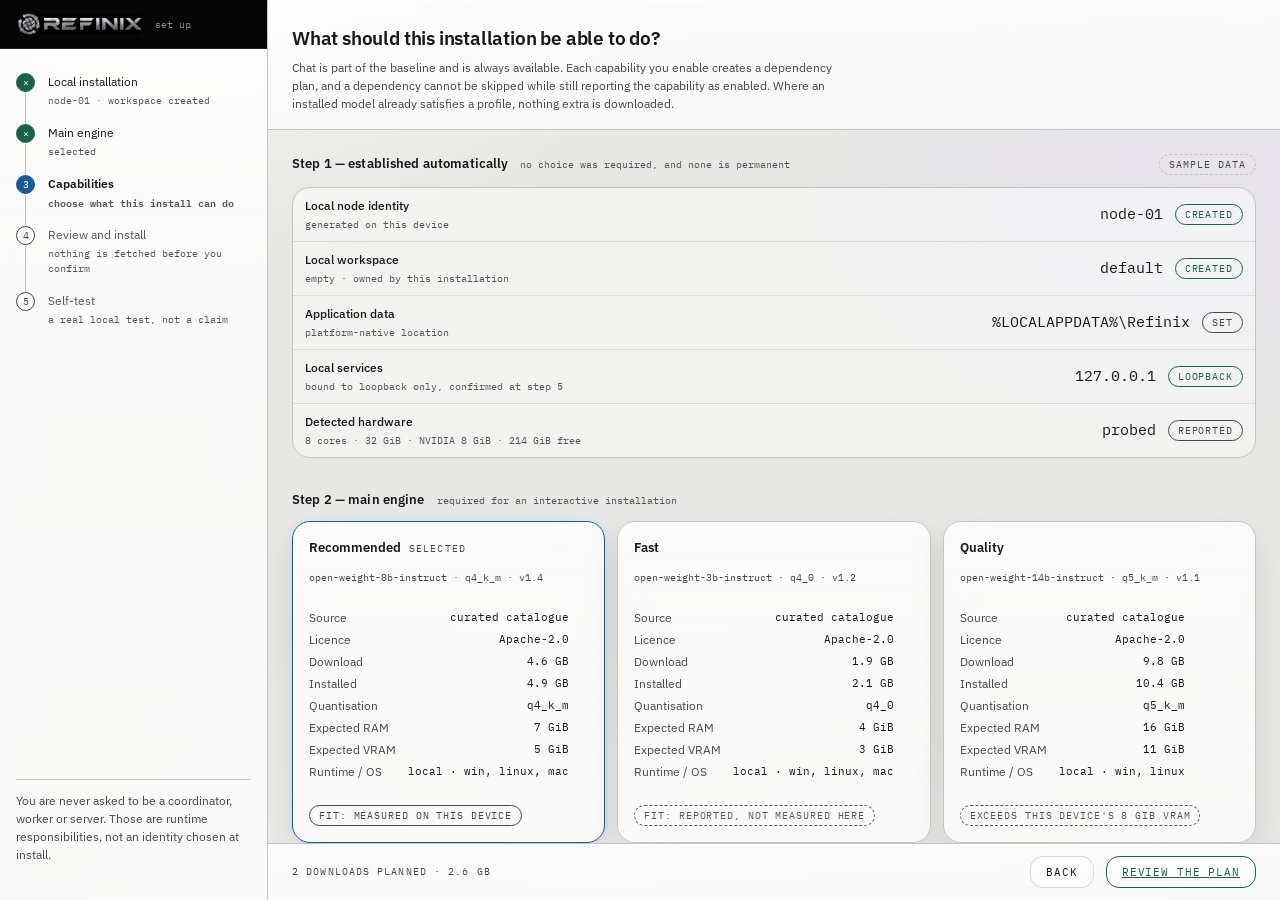
<file: frontend/design/onboarding.html>
<!doctype html>
<html lang="en">
<head>
<meta charset="utf-8">
<meta name="viewport" content="width=device-width, initial-scale=1">
<title>Set up — Refinix</title>
<link rel="stylesheet" href="https://fonts.googleapis.com/css2?family=IBM+Plex+Mono:wght@400;500;600&family=IBM+Plex+Sans:wght@400;500;600;700&family=Spectral:wght@400;600;700&display=swap">
<link rel="stylesheet" href="tokens.css">
<link rel="stylesheet" href="app.css">
<link rel="stylesheet" href="onboarding.css">
</head>
<body>

<!--
  Refinix first-run onboarding, steps 1-3 — static design reference.
  Steps 4 and 5 are onboarding-install.html.

  Draws docs/workflows.md section 2. Sample content only; every figure shown
  here would come from a real probe, and none of it is a measurement.
-->

<div class="setup">

  <!-- ========================================================== stepper -->
  <aside class="steps-rail">
    <div class="setup-brand">
      <img class="brand-logo" src="assets/refinix-wordmark.png"
           alt="Refinix" width="594" height="112">
      <span>set up</span>
    </div>

    <ol class="steps">
      <li class="done"><span class="n">&times;</span>
        <span class="t">Local installation<small>node-01 &middot; workspace created</small></span></li>
      <li class="done"><span class="n">&times;</span>
        <span class="t">Main engine<small>selected</small></span></li>
      <li class="now"><span class="n">3</span>
        <span class="t">Capabilities<small>choose what this install can do</small></span></li>
      <li class="todo"><span class="n">4</span>
        <span class="t">Review and install<small>nothing is fetched before you confirm</small></span></li>
      <li class="todo"><span class="n">5</span>
        <span class="t">Self-test<small>a real local test, not a claim</small></span></li>
    </ol>

    <p class="rail-note">
      You are never asked to be a coordinator, worker or server. Those are
      runtime responsibilities, not an identity chosen at install.
    </p>
  </aside>

  <!-- ============================================================= pane -->
  <main class="pane">
    <header class="pane-head">
      <h1>What should this installation be able to do?</h1>
      <p>
        Chat is part of the baseline and is always available. Each capability you
        enable creates a dependency plan, and a dependency cannot be skipped
        while still reporting the capability as enabled. Where an installed model
        already satisfies a profile, nothing extra is downloaded.
      </p>
    </header>

    <div class="pane-body">

      <!-- step 1, reported rather than asked -->
      <section class="block">
        <div class="block-h">
          <h2>Step 1 &mdash; established automatically</h2>
          <em>no choice was required, and none is permanent</em>
          <div class="head-spacer"></div>
          <span class="sample">Sample data</span>
        </div>
        <ul class="rows">
          <li style="grid-template-columns:1fr auto auto">
            <span class="k"><b>Local node identity</b><span class="src">generated on this device</span></span>
            <span class="n">node-01</span><span class="chip chip-enforced">Created</span></li>
          <li style="grid-template-columns:1fr auto auto">
            <span class="k"><b>Local workspace</b><span class="src">empty &middot; owned by this installation</span></span>
            <span class="n">default</span><span class="chip chip-enforced">Created</span></li>
          <li style="grid-template-columns:1fr auto auto">
            <span class="k"><b>Application data</b><span class="src">platform-native location</span></span>
            <span class="n">%LOCALAPPDATA%\Refinix</span><span class="chip chip-observed">Set</span></li>
          <li style="grid-template-columns:1fr auto auto">
            <span class="k"><b>Local services</b><span class="src">bound to loopback only, confirmed at step 5</span></span>
            <span class="n">127.0.0.1</span><span class="chip chip-enforced">Loopback</span></li>
          <li style="grid-template-columns:1fr auto auto">
            <span class="k"><b>Detected hardware</b><span class="src">8 cores &middot; 32 GiB &middot; NVIDIA 8 GiB &middot; 214 GiB free</span></span>
            <span class="n">probed</span><span class="chip chip-observed">Reported</span></li>
        </ul>
      </section>

      <!-- step 2, the choice already made -->
      <section class="block">
        <div class="block-h">
          <h2>Step 2 &mdash; main engine</h2>
          <em>required for an interactive installation</em>
        </div>
        <div class="picker">
          <button class="pick" type="button" aria-pressed="true">
            <span class="pick-h"><b>Recommended</b><span class="lbl">Selected</span></span>
            <span class="pick-id">open-weight-8b-instruct &middot; q4_k_m &middot; v1.4</span>
            <dl class="spec">
              <dt>Source</dt><dd>curated catalogue</dd>
              <dt>Licence</dt><dd>Apache-2.0</dd>
              <dt>Download</dt><dd>4.6 GB</dd>
              <dt>Installed</dt><dd>4.9 GB</dd>
              <dt>Quantisation</dt><dd>q4_k_m</dd>
              <dt>Expected RAM</dt><dd>7 GiB</dd>
              <dt>Expected VRAM</dt><dd>5 GiB</dd>
              <dt>Runtime / OS</dt><dd>local &middot; win, linux, mac</dd>
            </dl>
            <span class="chip chip-observed">Fit: measured on this device</span>
          </button>

          <button class="pick" type="button" aria-pressed="false">
            <span class="pick-h"><b>Fast</b></span>
            <span class="pick-id">open-weight-3b-instruct &middot; q4_0 &middot; v1.2</span>
            <dl class="spec">
              <dt>Source</dt><dd>curated catalogue</dd>
              <dt>Licence</dt><dd>Apache-2.0</dd>
              <dt>Download</dt><dd>1.9 GB</dd>
              <dt>Installed</dt><dd>2.1 GB</dd>
              <dt>Quantisation</dt><dd>q4_0</dd>
              <dt>Expected RAM</dt><dd>4 GiB</dd>
              <dt>Expected VRAM</dt><dd>3 GiB</dd>
              <dt>Runtime / OS</dt><dd>local &middot; win, linux, mac</dd>
            </dl>
            <span class="chip chip-unknown">Fit: reported, not measured here</span>
          </button>

          <button class="pick" type="button" aria-pressed="false">
            <span class="pick-h"><b>Quality</b></span>
            <span class="pick-id">open-weight-14b-instruct &middot; q5_k_m &middot; v1.1</span>
            <dl class="spec">
              <dt>Source</dt><dd>curated catalogue</dd>
              <dt>Licence</dt><dd>Apache-2.0</dd>
              <dt>Download</dt><dd>9.8 GB</dd>
              <dt>Installed</dt><dd>10.4 GB</dd>
              <dt>Quantisation</dt><dd>q5_k_m</dd>
              <dt>Expected RAM</dt><dd>16 GiB</dd>
              <dt>Expected VRAM</dt><dd>11 GiB</dd>
              <dt>Runtime / OS</dt><dd>local &middot; win, linux</dd>
            </dl>
            <span class="chip chip-unknown">Exceeds this device's 8 GiB VRAM</span>
          </button>

          <button class="pick" type="button" aria-pressed="false">
            <span class="pick-h"><b>Advanced</b></span>
            <span class="pick-id">choose an exact approved model and runtime</span>
            <dl class="spec">
              <dt>Source</dt><dd>approved list or bundle</dd>
              <dt>Licence</dt><dd>shown per model</dd>
              <dt>Evidence</dt><dd>shown per model</dd>
            </dl>
            <span class="chip chip-observed">Nothing is preselected</span>
          </button>
        </div>
        <p class="lbl" style="margin-top: var(--sp-3)">
          Fast and Quality are guidance, not guarantees. Each card states whether its
          figures were measured on this device, reported by the catalogue, or unverified.
        </p>
      </section>

      <!-- step 3, the current step -->
      <section class="block">
        <div class="block-h">
          <h2>Step 3 &mdash; capabilities</h2>
          <em>enabling one creates a dependency plan you cannot skip</em>
        </div>
        <div class="caps-list">

          <div class="cap-row locked on">
            <span class="cap-box">&times;</span>
            <div>
              <h3>Chat</h3>
              <p>General local agent over your own knowledge. Part of the interactive
                 baseline and cannot be turned off.</p>
              <ul class="deps">
                <li class="satisfied">main engine &mdash; already selected</li>
              </ul>
            </div>
            <span class="chip chip-enforced">Baseline</span>
          </div>

          <div class="cap-row on">
            <span class="cap-box">&times;</span>
            <div>
              <h3>Documents</h3>
              <p>Scans, handwriting, drawings and photographs through on-device OCR and
                 vision, with citations back to the page.</p>
              <ul class="deps">
                <li>vision / OCR model &mdash; 2.2 GB</li>
                <li class="satisfied">document generator &mdash; bundled</li>
                <li class="satisfied">validator &mdash; bundled</li>
              </ul>
            </div>
            <span class="chip chip-caution">1 download</span>
          </div>

          <div class="cap-row on">
            <span class="cap-box">&times;</span>
            <div>
              <h3>Semantic local knowledge</h3>
              <p>Retrieval across your own manuals and correspondence. Basic local search
                 works without this; semantic retrieval needs an embedding model.</p>
              <ul class="deps">
                <li>embedding model &mdash; 0.4 GB</li>
              </ul>
            </div>
            <span class="chip chip-caution">1 download</span>
          </div>

          <div class="cap-row">
            <span class="cap-box"></span>
            <div>
              <h3>Code</h3>
              <p>Bounded repository context and patches validated in a sandbox with
                 networking disabled.</p>
              <ul class="deps">
                <li class="satisfied">main engine satisfies this profile &mdash; no extra download</li>
                <li class="satisfied">sandbox runtime &mdash; present</li>
              </ul>
            </div>
            <span class="chip chip-observed">No download</span>
          </div>

          <div class="cap-row locked">
            <span class="cap-box"></span>
            <div>
              <h3>Voice</h3>
              <p>Not available in this build.</p>
              <ul class="deps"><li>later optional pack</li></ul>
            </div>
            <span class="chip chip-unknown">Unavailable</span>
          </div>

        </div>
      </section>

    </div>

    <footer class="pane-foot">
      <span class="lbl">2 downloads planned &middot; 2.6 GB</span>
      <div class="head-spacer"></div>
      <button class="btn" type="button">Back</button>
      <a class="btn btn-primary" href="onboarding-install.html">Review the plan</a>
    </footer>
  </main>
</div>

</body>
</html>
</file>
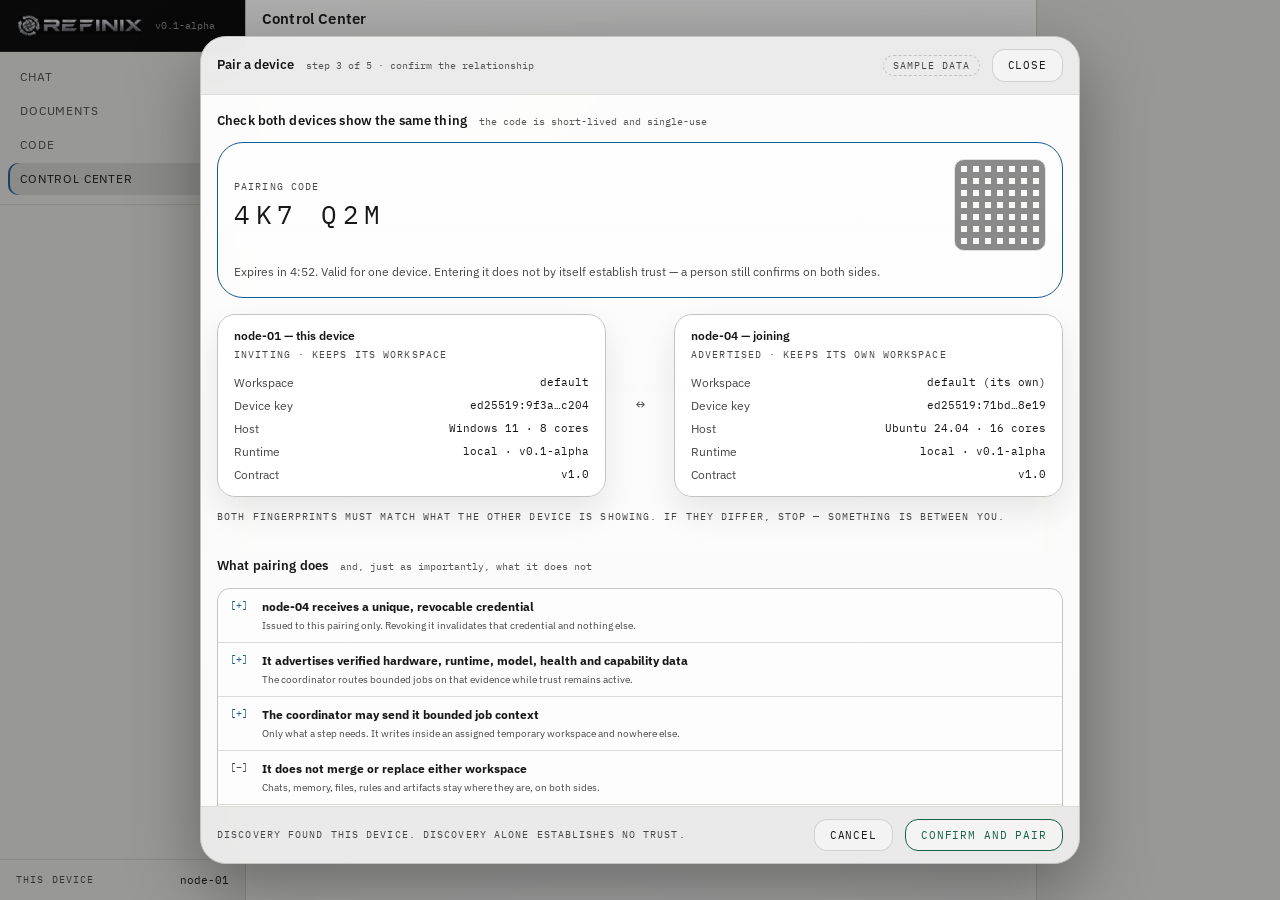
<file: frontend/design/pairing.html>
<!doctype html>
<html lang="en">
<head>
<meta charset="utf-8">
<meta name="viewport" content="width=device-width, initial-scale=1">
<title>Pair a device — Refinix</title>
<link rel="stylesheet" href="https://fonts.googleapis.com/css2?family=IBM+Plex+Mono:wght@400;500;600&family=IBM+Plex+Sans:wght@400;500;600;700&family=Spectral:wght@400;600;700&display=swap">
<link rel="stylesheet" href="tokens.css">
<link rel="stylesheet" href="app.css">
<link rel="stylesheet" href="control.css">
<link rel="stylesheet" href="pairing.css">
</head>
<body>

<!--
  Refinix pairing exchange — static design reference.

  Draws docs/workflows.md section 8. Reached from the Control Center, so it is
  drawn as a dialog over it. Sample content only; nothing here is a
  measurement, and the code shown is not a real credential.
-->

<div class="app" aria-hidden="true">
  <nav class="nav">
    <div class="nav-brand">
      <img class="brand-logo" src="assets/refinix-wordmark.png"
           alt="Refinix" width="594" height="112"><span>v0.1-alpha</span>
    </div>
    <div class="surfaces">
      <a class="surface-link" href="chat.html">Chat <span class="k">1</span></a>
      <a class="surface-link" href="documents.html">Documents <span class="k">2</span></a>
      <a class="surface-link" href="code.html">Code <span class="k">3</span></a>
      <a class="surface-link" href="control.html" aria-current="page">Control Center <span class="k">4</span></a>
    </div>
    <div class="nav-list"></div>
    <div class="nav-foot">
      <div class="node-line"><span class="lbl">This device</span><b>node-01</b></div>
    </div>
  </nav>
  <main class="main">
    <header class="main-head"><h1>Control Center</h1></header>
    <div class="body"></div>
  </main>
  <aside class="rail"></aside>
</div>

<!-- ================================================================ dialog -->
<div class="scrim">
  <div class="dialog" role="dialog" aria-modal="true" aria-labelledby="pair-h">
    <div class="dialog-h">
      <h2 id="pair-h">Pair a device</h2>
      <em>step 3 of 5 &middot; confirm the relationship</em>
      <div class="head-spacer"></div>
      <span class="sample">Sample data</span>
      <button class="btn" type="button">Close</button>
    </div>

    <div class="dialog-b">

      <!-- steps 1 and 2: the invite, and both identities -->
      <section class="block">
        <div class="block-h">
          <h2>Check both devices show the same thing</h2>
          <em>the code is short-lived and single-use</em>
        </div>

        <div class="code-box">
          <div>
            <span class="lbl">Pairing code</span>
            <div class="code-val">4K7&nbsp;Q2M</div>
          </div>
          <div class="qr" role="img" aria-label="Pairing QR code"></div>
          <p class="code-meta">
            Expires in 4:52. Valid for one device. Entering it does not by itself
            establish trust &mdash; a person still confirms on both sides.
          </p>
        </div>

        <div class="sides" style="margin-top: var(--sp-4)">
          <article class="side">
            <h3>node-01 &mdash; this device</h3>
            <span class="role">Inviting &middot; keeps its workspace</span>
            <dl>
              <dt>Workspace</dt><dd>default</dd>
              <dt>Device key</dt><dd>ed25519:9f3a&hellip;c204</dd>
              <dt>Host</dt><dd>Windows 11 &middot; 8 cores</dd>
              <dt>Runtime</dt><dd>local &middot; v0.1-alpha</dd>
              <dt>Contract</dt><dd>v1.0</dd>
            </dl>
          </article>

          <div class="link-glyph" aria-hidden="true">&harr;</div>

          <article class="side">
            <h3>node-04 &mdash; joining</h3>
            <span class="role">Advertised &middot; keeps its own workspace</span>
            <dl>
              <dt>Workspace</dt><dd>default (its own)</dd>
              <dt>Device key</dt><dd>ed25519:71bd&hellip;8e19</dd>
              <dt>Host</dt><dd>Ubuntu 24.04 &middot; 16 cores</dd>
              <dt>Runtime</dt><dd>local &middot; v0.1-alpha</dd>
              <dt>Contract</dt><dd>v1.0</dd>
            </dl>
          </article>
        </div>

        <p class="lbl" style="margin-top: var(--sp-3)">
          Both fingerprints must match what the other device is showing. If they differ,
          stop &mdash; something is between you.
        </p>
      </section>

      <!-- what accepting does and does not do -->
      <section class="block">
        <div class="block-h">
          <h2>What pairing does</h2>
          <em>and, just as importantly, what it does not</em>
        </div>
        <ul class="terms">
          <li><span class="yes">[+]</span>
            <span><b>node-04 receives a unique, revocable credential</b>
              <small>Issued to this pairing only. Revoking it invalidates that credential and nothing else.</small></span></li>
          <li><span class="yes">[+]</span>
            <span><b>It advertises verified hardware, runtime, model, health and capability data</b>
              <small>The coordinator routes bounded jobs on that evidence while trust remains active.</small></span></li>
          <li><span class="yes">[+]</span>
            <span><b>The coordinator may send it bounded job context</b>
              <small>Only what a step needs. It writes inside an assigned temporary workspace and nowhere else.</small></span></li>
          <li><span class="no">[&minus;]</span>
            <span><b>It does not merge or replace either workspace</b>
              <small>Chats, memory, files, rules and artifacts stay where they are, on both sides.</small></span></li>
          <li><span class="no">[&minus;]</span>
            <span><b>It does not become the owner of this workspace</b>
              <small>Canonical writes stay with the coordinator that owns the workspace.</small></span></li>
          <li><span class="no">[&minus;]</span>
            <span><b>It does not gain a permanent role</b>
              <small>Coordinator, worker and server are runtime responsibilities. Disconnecting returns both installs to ordinary local operation with no data migration.</small></span></li>
        </ul>
      </section>

      <!-- what it says it can do, pending verification -->
      <section class="block">
        <div class="block-h">
          <h2>Advertised by node-04</h2>
          <em>claimed now &middot; verified on first successful job</em>
        </div>
        <ul class="rows">
          <li style="grid-template-columns:1fr auto auto">
            <span class="k"><b>Capabilities</b><span class="src">code.generate, code.validate, text.generate</span></span>
            <span class="n">3</span><span class="chip chip-observed">Advertised</span></li>
          <li style="grid-template-columns:1fr auto auto">
            <span class="k"><b>Sandbox with networking disabled</b><span class="src">reported by the node, not yet exercised here</span></span>
            <span class="n">yes</span><span class="chip chip-observed">Advertised</span></li>
          <li style="grid-template-columns:1fr auto auto">
            <span class="k"><b>Heartbeat</b><span class="src">observed on the trusted LAN</span></span>
            <span class="n">1 s ago</span><span class="chip chip-observed">Observed</span></li>
          <li class="unk" style="grid-template-columns:1fr auto auto">
            <span class="k"><b>Measured throughput</b><span class="src">no job has run on this node yet</span></span>
            <span class="n">&mdash;</span><span class="chip chip-unknown">Unavailable</span></li>
        </ul>
      </section>

    </div>

    <div class="dialog-f">
      <span class="lbl">Discovery found this device. Discovery alone establishes no trust.</span>
      <div class="head-spacer"></div>
      <button class="btn" type="button">Cancel</button>
      <button class="btn btn-primary" type="button">Confirm and pair</button>
    </div>
  </div>
</div>

</body>
</html>
</file>
<file: frontend/design/tokens.css>
/* Refinix design tokens — "Control Room", light and dark.
 *
 * Palette: a NEUTRAL black ground, silver type, sky blue as the live accent,
 * one green, one purple. Discipline is borrowed from process-industry HMI
 * practice: the normal state of the plant is grey, and colour is spent only
 * where something is abnormal, measured, absent, or attributable. That is the
 * same rule docs/security.md#12 places on the Control Center, so the aesthetic
 * and the requirement agree rather than compete.
 *
 * NEUTRAL IS LOAD-BEARING. An earlier build read as navy, and it was never one
 * token: the grey ramp leaned blue (#0E1218 / #151A22 / #242C38), the
 * atmosphere ran a rgba(109,179,242,.13) field over all of it, and the glass
 * carried saturate(150%), which amplifies whatever tint it refracts. Three
 * small blue biases stack into a blue room. So:
 *
 *   - every grey here is R = G = B. If you edit one and the channels stop
 *     matching, the room turns blue again.
 *   - the atmosphere is white lift plus one whisper of violet. No blue field.
 *   - glass saturate stays near 100%. It multiplies tint; it cannot add
 *     neutrality.
 *
 * Colour lands on small bits of text and small marks, never on large fills.
 * Each colour has exactly one job, and the jobs do not overlap:
 *
 *   silver   the resting state of everything. Most of the UI is this.
 *   sky blue live — running now, focused, selected, awaiting you.
 *   green    scarce, and spent on two things only: --st-enforced (a named
 *            control is active) and the completed mark on a plan, pipeline or
 *            job lifecycle. Never decorative, and never used for "unavailable",
 *            which is grey and hatched by rule.
 *   purple   ONLY --agent. This came from the local model's own reasoning:
 *            plan steps, pipeline stages, agent profiles. It is a provenance
 *            mark, not a state claim, which is why it cannot be confused with
 *            enforced / observed / unavailable.
 *   amber    caution.
 *   wine     fault. A deep, blue-leaning red (hue ~349 deg), not a bright or
 *            orange one — failure should read as grave rather than loud.
 *            LIGHT gets a literal dark wine, #6E2230. DARK cannot: that same
 *            value on a near-black ground measures about 2:1 and is simply
 *            unreadable, so dark keeps the HUE and lifts the luminance until
 *            it clears 4.5:1. It is still a real shift — the old dark value
 *            was a salmon at hue 3.5 deg, which is an orange-red.
 *
 * One deliberate exception: the diff in the Code surface uses green and red for
 * added and removed lines. That is diff notation, a convention older than this
 * palette and one a reader already knows, so it keeps the notation — it just
 * spends the palette's own wine and green on it rather than inventing a second
 * pair of reds and greens.
 *
 * Theme resolution has three states, not two. A bare :root carries the complete
 * light palette; the media query covers viewers on the system default; the
 * [data-theme] blocks cover an explicit in-app choice. Never declare a colour
 * only inside a media or [data-theme] block.
 */

:root {
  color-scheme: light;

  /* --- surfaces: neutral daylight, deliberately not white and not blue --- */
  --bg:            #E7E7E5;
  --surface:       #F3F3F1;
  --surface-raised:#FBFBFA;
  --surface-sunken:#DDDDDA;
  --line:          #C3C3BF;
  --line-soft:     #DBDBD7;

  /* --- text ---------------------------------------------------------------
   * Every tier is measured against the darkest ground it can land on
   * (--surface-sunken) AND the lightest (--surface-raised), because this UI is
   * read at 10-13px all day and cards sit on the raised tone. */
  --text:          #171717;
  --text-dim:      #464646;
  --text-faint:    #545454;
  --text-invert:   #FBFBFA;

  /* --- signal: live. Focus, selection, running, awaiting you. ------------ */
  --brand:         #6B6B6B;
  --signal:        #175C95;
  --signal-soft:   #DCE7F1;

  /* --- the brand strip -----------------------------------------------------
   * The supplied REFINIX lockup is brushed metal on a black ground, and it is
   * a raster: it cannot recolour for a light theme the way drawn artwork can.
   * So the strip that carries it keeps its own near-black ground in BOTH
   * themes, and the mark reads identically everywhere rather than sitting in
   * a grey box on light. These three are deliberately not theme-scoped — they
   * are the same value in every block, which is the point. */
  --brand-ground:  #050505;
  --brand-edge:    #242424;
  /* Anything set on that strip is measured against #050505, not against the
     theme's ground, in both themes. 5.90:1 — --text-faint would be wrong here
     in light, where it is a dark grey. */
  --brand-tag:     #8A8A8A;

  /* --- agent provenance. Not a state. See the header note. --------------- */
  --agent:         #57379B;
  --agent-soft:    #E6E0F3;

  /* --- semantic state. Not interchangeable with --signal or --agent. ----- */
  --st-enforced:   #196248;  /* a named control is active — the only green */
  --st-observed:   #464646;  /* an observer saw this; silver on purpose */
  --st-unknown:    #565656;  /* no evidence. never green, never red */
  --st-caution:    #77490A;
  --st-fault:      #6E2230;  /* dark wine — 10.5:1 on raised, 7.99:1 on sunken */

  /* --- Document: the artifact treatment ----------------------------------
   * Formerly a cyanotype — a prussian-blue ground with white lines. That was
   * the single largest blue object on the Chat surface, so it is now graphite:
   * neutral paper in light, neutral slate in dark. Still opaque, still square,
   * still unmistakably a document rather than another panel. */
  --bp-ground:     #EFEFED;
  --bp-surface:    #F7F7F5;
  --bp-ink:        #1F1F1F;
  --bp-line:       #C4C4C0;
  --bp-dim:        #5A5A58;
  --bp-void:       rgba(31, 31, 31, .10);

  /* --- type ----------------------------------------------------------------
   * The UI face is IBM Plex Sans, NOT the condensed cut. Condensed reads as
   * instrumentation; the product is a chat application people sit in all day,
   * and the running app has always fallen back to a non-condensed system face
   * anyway (frontend/README.md). Using the normal cut here makes the design
   * track and the shipped application agree instead of diverging by a metric.
   * Mono stays for machine-side labels and every readout. */
  --font-ui:   'IBM Plex Sans', ui-sans-serif, system-ui, -apple-system, 'Segoe UI', sans-serif;
  --font-data: 'IBM Plex Mono', ui-monospace, 'SFMono-Regular', Menlo, Consolas, monospace;
  --font-doc:  'Spectral', Georgia, 'Times New Roman', serif;

  --fs-micro: 10px;
  --fs-label: 11px;
  --fs-sm:    12px;
  --fs-body:  13px;
  --fs-lg:    15px;
  --fs-xl:    19px;
  /* The conversation reads at a document size, not a chrome size. Chat prose
     and the composer use this; dense readouts keep --fs-body and below. */
  --fs-read:  15.5px;
  --tracking-label: .11em;

  /* --- geometry ------------------------------------------------------------
   * One rule decides whether a thing curves:
   *
   *   Things you touch or talk to curve.  Buttons, chips, bubbles, the
   *   composer, cards, panels, dialogs, nav items — anything that responds.
   *
   *   Things you read as a measurement stay square.  Dense claim tables,
   *   diffs, run output, meters, and the artifact document. A readout is an
   *   instrument face, and rounding it makes it look like a suggestion.
   *
   * So --radius-data exists and is 0. It is not an oversight, and it should
   * stay 0 — the squareness is doing work. */
  --radius-xl:    26px;  /* dialogs and the largest panels */
  --radius-lg:    18px;  /* panels, cards */
  --radius:       13px;  /* buttons, composer, containers */
  --radius-sm:    10px;  /* nav items, small controls, inline tags */
  --radius-bubble:20px;  /* a chat turn — the most oval thing here */
  --radius-pill: 999px;  /* state chips, stepper dots, counts */
  --radius-data:   0px;  /* readouts and documents — square on purpose */

  /* --- glass ---------------------------------------------------------------
   * Glass is now spent, not spread. It belongs on things that float over the
   * conversation — the sticky header, the composer, a dialog, an approval
   * gate, a floating control — because there the blur is doing real work:
   * content scrolls underneath it. The nav and the rail are FLAT. They are
   * full-height walls with nothing moving behind them, so blurring them only
   * produced the haze that made the whole app read as one washed tone.
   *
   * Two tiers, because blurring an already-blurred surface costs a lot and
   * shows almost nothing:
   *   --glass-*  floating surfaces. Carries the backdrop blur.
   *   --veil-*   containers nested inside those. Fill only, no blur.
   *
   * Verbatim output and documents take neither. See the geometry note.
   *
   * saturate() stays near 100%. At 150% it multiplied every tint behind the
   * glass, which is a large part of why the old build read blue. */
  /* In light the fields must LIFT, not tint down: a dark wash at 10% over a
     light ground costs contrast for dark text. */
  --atmo-1: rgba(255, 255, 255, .58);
  --atmo-2: rgba(228, 218, 250, .30);
  --atmo-3: rgba(255, 255, 255, .34);

  --glass-base:  rgba(255, 255, 255, .62);
  --glass-fill:  linear-gradient(180deg, rgba(255,255,255,.58), rgba(255,255,255,.24));
  --glass-line:  rgba(255, 255, 255, .82);
  --glass-edge:  rgba(120, 120, 118, .28);
  --glass-blur:  blur(20px) saturate(108%);
  --glass-hi:    inset 0 1px 0 rgba(255, 255, 255, .90);
  --glass-shadow: 0 14px 34px rgba(0, 0, 0, .09);

  --veil:        rgba(255, 255, 255, .46);
  --veil-sunken: rgba(120, 120, 118, .13);

  /* Row states on the flat walls. --veil is a white lift, which is invisible
     on a near-black sidebar, so the nav and rail get their own pair. */
  --wall-hover:  rgba(23, 23, 23, .06);
  --wall-active: rgba(23, 23, 23, .10);

  /* What you said, as an object. Solid rather than glass — see chat.css. */
  --bubble-fill: #FFFFFF;

  /* A modal is the one surface that must stay readable regardless of what is
     behind it, so it gets a much higher base than ordinary glass — a .55 white
     panel over a heavy scrim composites to mud, and the scrim itself is
     tokenised so light does not dim to near-black. */
  --glass-modal: rgba(255, 255, 255, .94);
  --scrim:       rgba(18, 18, 18, .34);

  --sp-1: 4px;  --sp-2: 8px;  --sp-3: 12px;
  --sp-4: 16px; --sp-5: 24px; --sp-6: 32px;

  --rail-w: 244px;
  --nav-w:  246px;
  /* The conversation's reading column. Capped and centred so folding the walls
     away moves the text to the middle of the screen rather than stretching a
     line past the point where it is comfortable to read. */
  --read-w: 46rem;

  --dur-fast: 90ms;
  --dur: 160ms;
  --dur-panel: 220ms;
  --ease: cubic-bezier(.2, 0, 0, 1);
}

/* Viewers on the system default: only prefers-color-scheme separates them.
 * Guarded so an explicit in-app light choice still beats a dark OS. */
@media (prefers-color-scheme: dark) {
  :root:not([data-theme="light"]) {
    color-scheme: dark;

    /* Neutral black. Every channel matches — see the header note. */
    --bg:            #0A0A0A;
    --surface:       #131313;
    --surface-raised:#1B1B1B;
    --surface-sunken:#050505;
    --line:          #2C2C2C;
    --line-soft:     #1E1E1E;

    --text:          #ECECEC;
    --text-dim:      #B0B0B0;
    --text-faint:    #949494;
    --text-invert:   #0A0A0A;

    --brand:         #CFCFCF;
    --signal:        #74B7F5;
    --signal-soft:   #12181E;

    --agent:         #B693F0;
    --agent-soft:    #17141E;

    --st-enforced:   #5CC79C;
    --st-observed:   #B0B0B0;
    --st-unknown:    #9A9A9A;  /* 4.45:1 on a veiled panel at #8C8C8C — raised */
    --st-caution:    #E8B96A;
    --st-fault:      #CC6B7D;  /* the same wine hue, lifted to clear 4.5:1 on #1B1B1B */

    /* Graphite, not cyanotype. A document, still — just not a blue one. */
    --bp-ground:     #121212;
    --bp-surface:    #171717;
    --bp-ink:        #E6E6E6;
    --bp-line:       #3A3A3A;
    --bp-dim:        #A2A2A2;
    --bp-void:       rgba(230, 230, 230, .10);

    /* White lift plus one whisper of violet. No blue field. */
    --atmo-1: rgba(255, 255, 255, .045);
    --atmo-2: rgba(182, 147, 240, .038);
    --atmo-3: rgba(255, 255, 255, .022);

    --glass-base:  rgba(24, 24, 24, .64);
    --glass-fill:  linear-gradient(180deg, rgba(255,255,255,.05), rgba(255,255,255,.012));
    --glass-line:  rgba(255, 255, 255, .10);
    --glass-edge:  rgba(255, 255, 255, .075);
    --glass-blur:  blur(24px) saturate(105%);
    --glass-hi:    inset 0 1px 0 rgba(255, 255, 255, .06);
    --glass-shadow: 0 16px 40px rgba(0, 0, 0, .55);

    --veil:        rgba(255, 255, 255, .04);
    --veil-sunken: rgba(0, 0, 0, .32);

    --wall-hover:  rgba(255, 255, 255, .055);
    --wall-active: rgba(255, 255, 255, .09);

    --bubble-fill: #242424;

    --glass-modal: rgba(20, 20, 20, .94);
    --scrim:       rgba(0, 0, 0, .66);
  }
}

/* Explicit in-app dark choice wins over a light OS. */
:root[data-theme="dark"] {
  color-scheme: dark;

  --bg:            #0A0A0A;
  --surface:       #131313;
  --surface-raised:#1B1B1B;
  --surface-sunken:#050505;
  --line:          #2C2C2C;
  --line-soft:     #1E1E1E;

  --text:          #ECECEC;
  --text-dim:      #B0B0B0;
  --text-faint:    #949494;
  --text-invert:   #0A0A0A;

  --brand:         #CFCFCF;
  --signal:        #74B7F5;
  --signal-soft:   #12181E;

  --agent:         #B693F0;
  --agent-soft:    #17141E;

  --st-enforced:   #5CC79C;
  --st-observed:   #B0B0B0;
  --st-unknown:    #9A9A9A;  /* 4.45:1 on a veiled panel at #8C8C8C — raised */
  --st-caution:    #E8B96A;
  --st-fault:      #CC6B7D;  /* the same wine hue, lifted to clear 4.5:1 on #1B1B1B */

  --bp-ground:     #121212;
  --bp-surface:    #171717;
  --bp-ink:        #E6E6E6;
  --bp-line:       #3A3A3A;
  --bp-dim:        #A2A2A2;
  --bp-void:       rgba(230, 230, 230, .10);

  --atmo-1: rgba(255, 255, 255, .045);
  --atmo-2: rgba(182, 147, 240, .038);
  --atmo-3: rgba(255, 255, 255, .022);

  --glass-base:  rgba(24, 24, 24, .64);
  --glass-fill:  linear-gradient(180deg, rgba(255,255,255,.05), rgba(255,255,255,.012));
  --glass-line:  rgba(255, 255, 255, .10);
  --glass-edge:  rgba(255, 255, 255, .075);
  --glass-blur:  blur(24px) saturate(105%);
  --glass-hi:    inset 0 1px 0 rgba(255, 255, 255, .06);
  --glass-shadow: 0 16px 40px rgba(0, 0, 0, .55);

  --veil:        rgba(255, 255, 255, .04);
  --veil-sunken: rgba(0, 0, 0, .32);

  --wall-hover:  rgba(255, 255, 255, .055);
  --wall-active: rgba(255, 255, 255, .09);

  --bubble-fill: #242424;

  --glass-modal: rgba(20, 20, 20, .94);
  --scrim:       rgba(0, 0, 0, .66);
}
</file>
<file: frontend/design/app.css>
/* Refinix — shared application shell.
 *
 * Everything common to Chat, Documents, Code and Control Center lives here:
 * the three-column frame, the surface nav, the inspector rail, and the state
 * vocabulary. Surface files carry only what is unique to that surface.
 *
 * Load order is always: tokens.css, app.css, <surface>.css
 *
 * Vocabulary follows backend/contracts/v1.py exactly. Job states are the
 * JobState literals, event rows are Event.data.kind values, approval cards
 * carry an Approval.action, and evidence rows carry the enforced / observed /
 * unavailable distinction from docs/security.md section 12. Nothing here
 * invents a state the coordinator cannot emit.
 */

*, *::before, *::after { box-sizing: border-box; }

body {
  margin: 0;
  /* Three soft fields over the flat ground. Without these the glass has
     nothing to refract and every panel reads as flat translucent grey. The
     alphas are deliberately low — see the note in tokens.css. */
  background:
    radial-gradient(58% 48% at 16% -4%,  var(--atmo-1), transparent 70%),
    radial-gradient(48% 44% at 96% 18%,  var(--atmo-2), transparent 72%),
    radial-gradient(72% 58% at 46% 106%, var(--atmo-3), transparent 70%),
    var(--bg);
  background-attachment: fixed;
  color: var(--text);
  font-family: var(--font-ui);
  font-size: var(--fs-body);
  line-height: 1.5;
  -webkit-font-smoothing: antialiased;
}

:focus-visible { outline: 2px solid var(--signal); outline-offset: 1px; }

button { font: inherit; color: inherit; background: none; border: 0; cursor: pointer; }

/* Uppercase micro-label. Used for every machine-side label in the UI. */
.lbl {
  font-family: var(--font-data);
  font-size: var(--fs-micro);
  letter-spacing: var(--tracking-label);
  text-transform: uppercase;
  color: var(--text-dim);
}

/* ==================================================================== glass === */
/* Glass is SPENT, not spread. One test decides it: is this thing floating over
   the canvas, with the lit ground or the conversation showing past its edges?
   If yes, the blur is doing real work. If no, glass only adds haze — and a
   dozen hazy panels is how the previous build washed into a single tone.
 *
 * Earns glass — floats over the ground, and the thread dissolves into it
 * (.thread is masked at both edges, so text fades out under these bands
 * rather than stopping at a hard line):
 *   .main-head    the header band
 *   .composer-box the object you type into — NOT .composer around it. The
 *                 band is the full width of the window and roughly 120px
 *                 tall, so glassing it puts a grey slab across the bottom of
 *                 every screen. Glass belongs on the object, and the band it
 *                 sits in stays the page.
 *   .gate         an approval, over whatever it interrupts
 *   .dialog       a modal, over the page
 *   .pick .side   onboarding and pairing cards, over the ground
 *   .panel-toggle .jump-latest   floating controls
 *
 * Deliberately NOT glass, though it looks like a candidate: the user's own
 * message bubble. .thread carries a mask, and a masked ancestor becomes a
 * backdrop root — a backdrop-filter inside it samples nothing and silently
 * degrades to a flat translucent fill. It gets an honest solid fill in
 * chat.css instead of glass that only works until someone scrolls.
 *
 * Does NOT — a full-height wall with nothing behind it:
 *   .nav .rail    flat, and darker than the canvas. This is the single change
 *                 that stops the app reading as one washed sheet.
 *
 * Never — read literally, at 10-11px, where refraction costs legibility for
 * nothing: a diff, a stdout pane, a meter, a dense claim table, the artifact
 * document and the Proof Card.
 *
 * Two tiers, because blurring an already-blurred surface is expensive and
 * shows almost nothing: --glass-* carries the blur, --veil-* is fill only. */

.main-head, .composer-box, .gate, .dialog,
.pick, .side,
.panel-toggle, .jump-latest {
  background: var(--glass-fill), var(--glass-base);
  backdrop-filter: var(--glass-blur);
  -webkit-backdrop-filter: var(--glass-blur);
  border-color: var(--glass-edge);
}

/* The walls. Sunken relative to the canvas, the way a chat application seats
   its sidebar: darker at the edges, the conversation lifted in the middle. */
.nav, .rail {
  background: var(--surface-sunken);
  backdrop-filter: none;
  -webkit-backdrop-filter: none;
}

/* Containers sitting on the scrolling body: fill, no blur. */
.panel, .code-box {
  background: var(--veil);
  border-color: var(--glass-edge);
}

.rows, .pipe, .findings, .fileset,
.tests, .terms, .checks,
.cap-row, .confirm, .targets, .source, .plan-total > div {
  background: var(--veil);
  border-color: var(--glass-edge);
}

/* Things that float lift off the ground; things that sit on it do not, or the
   page turns into a pile of shadows. */
.dialog, .gate, .pick, .side { box-shadow: var(--glass-hi), var(--glass-shadow); }
.panel, .code-box { box-shadow: var(--glass-hi); }
.main-head, .composer-box { box-shadow: var(--glass-hi); }

/* Rows inside a veiled container carry no fill of their own — the container is
   the surface, the rows are just ruled lines across it. */
.rows > li, .pipe > li, .findings > li,
.fileset > li, .tests > li, .terms > li { background: transparent; }

/* ============================================================== app frame === */

/* The two wall widths are variables, and collapsing sets the variable rather
   than rewriting the whole template. That matters because not every page has
   three columns: frontend/app's Code and Settings are .app-plain, two-track
   pages with no rail. Rewriting the template on collapse gave those a phantom
   244px third track — 244px of the window handed to a panel that does not
   exist. With track variables, .app-plain declares its own two-track template
   once and both collapses keep working inside it. */
.app {
  display: grid;
  --nav-track:  var(--nav-w);
  --rail-track: var(--rail-w);
  grid-template-columns: var(--nav-track) 1fr var(--rail-track);
  height: 100vh;
  height: 100dvh;
  min-height: 0;
  transition: grid-template-columns var(--dur-panel) var(--ease);
}

/* ------------------------------------------------- collapsing the walls ---
 * Either wall folds away so the conversation can have the window. The track
 * itself goes to zero — the middle column genuinely gets the room, rather than
 * the panel sliding over it as an overlay would.
 *
 * The panel fades faster than the track collapses (120ms against 220ms), which
 * covers the one frame where its contents reflow at a narrow width. Its border
 * has to go too: a 1px border on a zero-width track is still a 1px line, which
 * reads as a seam nobody asked for.
 *
 * visibility is transitioned with a delay rather than set outright, so the
 * fade is allowed to finish and a collapsed panel still leaves the tab order
 * and the accessibility tree once it has. */
.nav, .rail {
  min-width: 0;
  overflow: hidden;
  transition:
    opacity 120ms var(--ease),
    visibility 0s linear var(--dur-panel),
    border-color var(--dur-panel) var(--ease);
}
.app[data-nav="open"] .nav,
.app[data-rail="open"] .rail {
  opacity: 1;
  visibility: visible;
  transition-delay: 0s;
}

.app[data-nav="closed"]  { --nav-track: 0px; }
.app[data-rail="closed"] { --rail-track: 0px; }

.app[data-nav="closed"] .nav,
.app[data-rail="closed"] .rail {
  opacity: 0;
  visibility: hidden;
  border-color: transparent;
  pointer-events: none;
}

/* ------------------------------------------------------------------ nav --- */

.nav {
  border-right: 1px solid var(--line);
  display: flex;
  flex-direction: column;
  min-height: 0;
}

/* ------------------------------------------------------------- brand ---
 * The supplied REFINIX lockup, not a drawn stand-in. It is brushed metal on a
 * black ground and it is a raster, so it cannot recolour for the light theme
 * the way the site's drawn lockups can — which is why the strip carries
 * --brand-ground in BOTH themes. That is the same decision the application
 * already made in refinix.css, and the two tracks now agree on it.
 *
 * The site (site.html) still draws its lockups. It has a genuinely light
 * surface with no strip to sit the mark on, so the reasoning in
 * assets/README.md still holds there and it is deliberately untouched. */
.nav-brand {
  padding: var(--sp-3) var(--sp-4);
  background: var(--brand-ground);
  border-bottom: 1px solid var(--brand-edge);
  display: flex;
  align-items: center;
  gap: var(--sp-3);
  min-height: 52px;
}
.brand-logo {
  height: 24px;
  width: auto;
  max-width: 100%;
  flex: 0 1 auto;
  display: block;
  object-fit: contain;
}
/* The build tag sits beside the mark, on the mark's own ground rather than the
   nav's, so it needs a tier that holds contrast against near-black. */
.nav-brand span {
  font-family: var(--font-data);
  font-size: var(--fs-micro);
  color: var(--brand-tag);
  white-space: nowrap;
  flex: none;
}

.surfaces {
  display: flex;
  flex-direction: column;
  padding: var(--sp-2) 0;
  border-bottom: 1px solid var(--line);
}
.surface-link {
  display: flex;
  align-items: center;
  gap: var(--sp-3);
  margin: 1px var(--sp-2);
  padding: 7px var(--sp-3);
  border-radius: var(--radius-sm);
  font-size: var(--fs-sm);
  text-transform: uppercase;
  letter-spacing: .07em;
  color: var(--text-dim);
  text-decoration: none;
  transition: color var(--dur-fast) var(--ease), background var(--dur-fast) var(--ease);
}
.surface-link:hover { color: var(--text); background: var(--wall-hover); }
/* The active marker is an inset shadow, not a border: a 2px left border on a
   rounded box bows around the corner instead of reading as a straight bar.
   Which surface you are on is the one piece of navigation state worth a
   colour, so it keeps the signal bar; individual conversations below do not. */
.surface-link[aria-current="page"] {
  color: var(--text);
  background: var(--wall-active);
  box-shadow: inset 2px 0 0 var(--signal);
}
.surface-link .k {
  font-family: var(--font-data);
  font-size: var(--fs-micro);
  color: var(--text-faint);
  margin-left: auto;
}

/* the nav's scrolling middle: threads, documents, repositories */
.nav-list { flex: 1; overflow-y: auto; padding: var(--sp-3) 0; min-height: 0; }
.nav-list-h { padding: 0 var(--sp-4) var(--sp-2); }
.nav-item {
  display: block;
  width: calc(100% - var(--sp-4));
  text-align: left;
  margin: 1px var(--sp-2);
  padding: 6px var(--sp-3);
  border-radius: var(--radius-sm);
  font-size: var(--fs-sm);
  color: var(--text-dim);
  overflow: hidden;
  text-overflow: ellipsis;
  white-space: nowrap;
}
/* A conversation row is a plain filled pill when it is the current one — no
   bar, no colour. It is not a state claim, it is just where you are, and the
   list is long enough that a marker per row would stripe the whole wall. */
.nav-item:hover { color: var(--text); background: var(--wall-hover); }
.nav-item[aria-current="true"] { color: var(--text); background: var(--wall-active); }
.nav-item small {
  display: block;
  font-family: var(--font-data);
  font-size: var(--fs-micro);
  color: var(--text-faint);
}

.nav-foot {
  border-top: 1px solid var(--line);
  padding: var(--sp-3) var(--sp-4);
  display: flex;
  flex-direction: column;
  gap: var(--sp-2);
}
.node-line { display: flex; justify-content: space-between; gap: var(--sp-2); align-items: center; }
.node-line b { font-family: var(--font-data); font-size: var(--fs-label); font-weight: 400; }

/* ----------------------------------------------------------------- main --- */

.main {
  display: flex;
  flex-direction: column;
  min-width: 0;
  min-height: 0;
  background: transparent;
}
.main-head {
  display: flex;
  align-items: center;
  gap: var(--sp-3);
  padding: var(--sp-2) var(--sp-4);
  border-bottom: 1px solid var(--line);
  flex-wrap: wrap;
  z-index: 3;
}
.main-head h1 {
  margin: 0;
  font-size: var(--fs-lg);
  font-weight: 600;
  letter-spacing: .01em;
  white-space: nowrap;
  overflow: hidden;
  text-overflow: ellipsis;
  min-width: 0;
}
.head-spacer { flex: 1; }

/* ------------------------------------------------------ panel toggles ---
 * One on each end of the header, each folding the wall behind it. They are
 * the only controls in the header that are always in the same place, so they
 * are drawn as objects rather than as text: a 30px square, glass, with three
 * rules inside it.
 *
 * The glyph reports state instead of just naming an action. When the panel is
 * open all three rules are full width; when it is closed the middle rule
 * retracts toward the window, so the button reads as "the wall is folded that
 * way" at a glance. transform-origin is mirrored per side, which is why the
 * two sides carry different classes rather than one shared one. */

.panel-toggle {
  display: inline-flex;
  align-items: center;
  justify-content: center;
  flex: none;
  width: 30px;
  height: 30px;
  padding: 0;
  border: 1px solid var(--glass-edge);
  border-radius: var(--radius-sm);
  color: var(--text-dim);
  transition:
    color var(--dur-fast) var(--ease),
    border-color var(--dur-fast) var(--ease),
    background var(--dur-fast) var(--ease);
}
.panel-toggle:hover { color: var(--text); border-color: var(--text-faint); }
.panel-toggle:active { background: var(--veil-sunken); }

.panel-toggle svg { display: block; width: 16px; height: 16px; }
.panel-toggle line {
  stroke: currentColor;
  stroke-width: 1.6;
  stroke-linecap: round;
  transition: transform var(--dur) var(--ease);
}
.panel-toggle-left  line { transform-origin: 2.5px center; }
.panel-toggle-right line { transform-origin: 13.5px center; }
.panel-toggle[aria-expanded="false"] line:nth-of-type(2) { transform: scaleX(.5); }

/* Belt and braces: every surface header carries a .head-spacer, which already
   pushes this to the end, but a header built without one should still not
   strand the toggle in the middle of the row. */
.main-head .panel-toggle-right { margin-left: auto; }

/* the scrolling body of a surface */
.body {
  flex: 1;
  overflow-y: auto;
  padding: var(--sp-5);
  min-height: 0;
}

/* a titled block inside a surface body */
.block { margin-bottom: var(--sp-6); }
.block:last-child { margin-bottom: 0; }
.block-h {
  display: flex;
  align-items: baseline;
  gap: var(--sp-3);
  margin-bottom: var(--sp-3);
  flex-wrap: wrap;
}
.block-h h2 { margin: 0; font-size: var(--fs-body); font-weight: 600; letter-spacing: .01em; }
.block-h em { font-style: normal; font-family: var(--font-data); font-size: var(--fs-micro); color: var(--text-faint); }

/* Sample-content marker. Every surface is a design reference, and nothing on
   it is a measurement — say so on the page rather than only in a doc. */
.sample {
  font-family: var(--font-data);
  font-size: var(--fs-micro);
  letter-spacing: .1em;
  text-transform: uppercase;
  color: var(--text-dim);
  border: 1px dashed var(--line);
  border-radius: var(--radius-pill);
  padding: 2px 9px;
}

/* ============================================================ right rail === */

.rail {
  border-left: 1px solid var(--line);
  overflow-y: auto;
  min-height: 0;
  display: flex;
  flex-direction: column;
}
.rail-sec { padding: var(--sp-4); border-bottom: 1px solid var(--line); }
.rail-sec > .lbl { display: block; margin-bottom: var(--sp-3); }

/* lifecycle stepper — the JobState literals, in transition order */
.life { list-style: none; margin: 0; padding: 0; }
.life li {
  display: grid;
  grid-template-columns: 12px 1fr;
  gap: var(--sp-3);
  align-items: start;
  font-family: var(--font-data);
  font-size: var(--fs-label);
  padding-bottom: var(--sp-2);
  position: relative;
}
.life li::before {
  content: "";
  position: absolute;
  left: 5px; top: 14px; bottom: 0;
  width: 1px;
  background: var(--line);
}
.life li:last-child::before { display: none; }
.life .dot {
  width: 9px; height: 9px;
  margin-top: 4px;
  border: 1px solid var(--st-observed);
  border-radius: var(--radius-pill);
  background: var(--veil-sunken);
  z-index: 1;
}
.life .st-done .dot { background: var(--st-enforced); border-color: var(--st-enforced); }
.life .st-now  .dot { background: var(--signal); border-color: var(--signal); }
.life .st-now  { color: var(--signal); }
.life .st-todo { color: var(--text-faint); }
.life time { display: block; color: var(--text-faint); font-size: var(--fs-micro); }

/* event log — Event.data.kind values */
.events { list-style: none; margin: 0; padding: 0; }
.events li {
  display: grid;
  grid-template-columns: 52px 1fr;
  gap: var(--sp-2);
  font-family: var(--font-data);
  font-size: var(--fs-micro);
  padding: 4px 0;
  border-bottom: 1px solid var(--line-soft);
}
.events li:last-child { border-bottom: 0; }
.events time { color: var(--text-faint); }
.events .kind { color: var(--text); overflow-wrap: anywhere; }

/* key/value readout — routing decisions, limits, counts */
.kv { display: flex; flex-direction: column; gap: var(--sp-2); }
.kv div { display: flex; justify-content: space-between; gap: var(--sp-3); align-items: baseline; }
.kv dt { color: var(--text-dim); font-size: var(--fs-sm); }
.kv dd {
  margin: 0;
  font-family: var(--font-data);
  font-size: var(--fs-label);
  text-align: right;
  overflow-wrap: anywhere;
}

/* ============================================================ state chips === */
/* A chip states which kind of claim this is. Enforced and observed are not
   synonyms and never share a colour; unavailable is grey by rule. */

.chip {
  font-family: var(--font-data);
  font-size: var(--fs-micro);
  letter-spacing: .09em;
  text-transform: uppercase;
  padding: 2px 9px;
  border: 1px solid currentColor;
  border-radius: var(--radius-pill);
  white-space: nowrap;
}
.chip-enforced { color: var(--st-enforced); }
.chip-observed { color: var(--st-observed); }
.chip-unknown  { color: var(--st-unknown); border-style: dashed; }
.chip-caution  { color: var(--st-caution); }
.chip-fault    { color: var(--st-fault); }
.chip-running  { color: var(--signal); }

/* An unavailable fact is struck with the drawing hatch, so it can never be
   misread as a healthy zero. */
.unavailable {
  background: repeating-linear-gradient(-45deg, transparent 0 5px, var(--line-soft) 5px 6px);
  color: var(--st-unknown);
}

.proof-row { display: flex; justify-content: space-between; gap: var(--sp-2); align-items: center; padding: 3px 0; }
.proof-row span { font-size: var(--fs-sm); color: var(--text-dim); }

/* ================================================================ buttons === */

.btn {
  font-family: var(--font-data);
  font-size: var(--fs-label);
  letter-spacing: .08em;
  text-transform: uppercase;
  padding: 7px 15px;
  border: 1px solid var(--glass-edge);
  border-radius: var(--radius);
  background: var(--veil);
  color: var(--text);
  transition: background var(--dur-fast) var(--ease), border-color var(--dur-fast) var(--ease);
}
.btn:hover { border-color: var(--text-dim); background: var(--veil-sunken); }
.btn-primary { border-color: var(--st-enforced); color: var(--st-enforced); }
.btn-primary:hover { background: var(--st-enforced); color: var(--text-invert); border-color: var(--st-enforced); }
.btn-deny:hover { border-color: var(--st-fault); color: var(--st-fault); background: transparent; }
.btn:disabled { color: var(--text-faint); border-color: var(--line-soft); cursor: not-allowed; }
.btn:disabled:hover { background: var(--veil); border-color: var(--line-soft); }

/* ========================================================== approval gate === */
/* Emitted as an approval.required event. Its action is one of the
   Approval.action literals; the digest is action_sha256. */

.gate {
  border: 1px solid var(--signal);
  border-radius: var(--radius-xl);
  padding: var(--sp-4);
  display: flex;
  flex-direction: column;
  gap: var(--sp-3);
  max-width: 72ch;
}
.gate-h { display: flex; align-items: center; gap: var(--sp-3); flex-wrap: wrap; }
.gate-h b { font-size: var(--fs-body); font-weight: 600; }
.gate-h .lbl { color: var(--signal); }
.gate-facts {
  display: grid;
  grid-template-columns: max-content 1fr;
  gap: 5px var(--sp-4);
  font-family: var(--font-data);
  font-size: var(--fs-label);
}
.gate-facts dt { color: var(--text-dim); }
.gate-facts dd { margin: 0; overflow-wrap: anywhere; }
.gate-actions { display: flex; gap: var(--sp-2); align-items: center; flex-wrap: wrap; }
.gate-expiry { margin-left: auto; }

/* ======================================================= artifact document === */
/* The one place the document treatment is allowed. An artifact is a document,
   so it is drawn as one; in dark mode it becomes a cyanotype rather than
   inverted paper. */

/* Opaque and square, deliberately. An artifact is a document: paper in light,
   cyanotype in dark. Glass would make it look like another panel. */
.artifact {
  background: var(--bp-surface);
  border: 1px solid var(--bp-line);
  border-radius: var(--radius-data);
  color: var(--bp-ink);
  font-family: var(--font-doc);
  padding: var(--sp-3) var(--sp-4);
  display: grid;
  grid-template-columns: 1fr auto;
  gap: var(--sp-2) var(--sp-4);
  align-items: center;
  max-width: 62ch;
}
.artifact-name { font-size: var(--fs-lg); font-weight: 600; line-height: 1.25; }
.artifact-sub {
  font-family: var(--font-data);
  font-size: var(--fs-micro);
  letter-spacing: .06em;
  text-transform: uppercase;
  color: var(--bp-dim);
  margin-top: 2px;
}
.artifact-open {
  font-family: var(--font-data);
  font-size: var(--fs-label);
  letter-spacing: .08em;
  text-transform: uppercase;
  border: 1px solid var(--bp-line);
  border-radius: var(--radius-sm);
  padding: 5px 11px;
  color: var(--bp-ink);
  transition: background var(--dur-fast) var(--ease);
}
.artifact-open:hover { background: var(--bp-void); }
/* unsigned / uncertified draft carries the drawing hatch, never a colour */
.artifact-draft {
  background:
    repeating-linear-gradient(-45deg, transparent 0 5px, var(--bp-void) 5px 6px),
    var(--bp-surface);
}

/* ================================================================== tables === */
/* Dense readouts: jobs, devices, models, evidence. Every row that makes a
   claim carries the layer or observer it came from. */

.rows {
  list-style: none;
  margin: 0;
  padding: 0;
  border: 1px solid var(--line);
  border-radius: var(--radius-lg);
  overflow: hidden;
}
.rows > li {
  display: grid;
  gap: var(--sp-3);
  align-items: center;
  padding: 9px var(--sp-3);
  border-bottom: 1px solid var(--line-soft);
}
.rows > li:last-child { border-bottom: 0; }
.rows .k { display: flex; flex-direction: column; gap: 2px; min-width: 0; }
.rows .k b { font-weight: 500; font-size: var(--fs-sm); }
.rows .src { font-family: var(--font-data); font-size: var(--fs-micro); color: var(--text-faint); }
.rows .n {
  font-family: var(--font-data);
  font-size: var(--fs-lg);
  text-align: right;
  font-variant-numeric: tabular-nums;
}
.rows .unk .n { color: var(--st-unknown); }
.rows .unk .k b { color: var(--text-dim); }

/* ---------------------------------------------------------- responsive ---
 * Narrow does not mean "gone". Both walls used to be display:none below their
 * breakpoint, which silently removed the routing evidence and then the whole
 * navigation with no way to ask for them back. They now become overlays driven
 * by the same two toggles, so every control that exists at 1440 still exists
 * at 375 — it just arrives over the conversation instead of beside it.
 *
 * A fixed-position grid item leaves the grid, so the track it occupied has to
 * be removed as well or it stays behind as an empty column. Because collapsing
 * only sets --nav-track / --rail-track, one plain .app rule per breakpoint is
 * enough here — the collapse states keep working inside whichever template is
 * in force. */

/* Named .panel-scrim, NOT .scrim. pairing.css already owns .scrim for the
   always-visible backdrop behind the pairing dialog, and it declares neither
   opacity nor visibility — so a hidden-by-default .scrim here leaked straight
   through and hid the entire pairing flow. Two different things needed two
   different names. */
.panel-scrim {
  position: fixed;
  inset: 0;
  z-index: 30;
  background: var(--scrim);
  opacity: 0;
  visibility: hidden;
  transition: opacity var(--dur) var(--ease), visibility 0s linear var(--dur);
}

@media (max-width: 1180px) {
  .app { grid-template-columns: var(--nav-track) 1fr; }

  .rail {
    position: fixed;
    inset: 0 0 0 auto;
    width: min(300px, 86vw);
    z-index: 40;
    overflow-y: auto;
    border-left: 1px solid var(--line);
    box-shadow: var(--glass-shadow);
    transform: translateX(100%);
    transition:
      transform var(--dur-panel) var(--ease),
      opacity 120ms var(--ease),
      visibility 0s linear var(--dur-panel);
  }
  .app[data-rail="open"] .rail { transform: none; border-color: var(--line); }
  .app[data-rail="open"] ~ .panel-scrim { opacity: 1; visibility: visible; transition-delay: 0s; }
}

@media (max-width: 760px) {
  .app { grid-template-columns: 1fr; }

  .nav {
    position: fixed;
    inset: 0 auto 0 0;
    width: min(300px, 86vw);
    z-index: 41;
    overflow-y: auto;
    border-right: 1px solid var(--line);
    box-shadow: var(--glass-shadow);
    transform: translateX(-100%);
    transition:
      transform var(--dur-panel) var(--ease),
      opacity 120ms var(--ease),
      visibility 0s linear var(--dur-panel);
  }
  .app[data-nav="open"] .nav { transform: none; border-color: var(--line); }
  .app[data-nav="open"] ~ .panel-scrim { opacity: 1; visibility: visible; transition-delay: 0s; }

  .body { padding: var(--sp-4); }
  .main-head { padding: var(--sp-2) var(--sp-3); }
}

/* A theme swap must not animate. Transitioning colour across a token change
   reads as lag, and on a throttled tab the transition may not tick at all,
   leaving the previous theme's colour on screen. The Control Center toggle
   sets this attribute for one frame around the swap. */
:root[data-theme-switching] *,
:root[data-theme-switching] *::before,
:root[data-theme-switching] *::after { transition: none !important; }

@media (prefers-reduced-motion: reduce) {
  *, *::before, *::after { animation: none !important; transition: none !important; }
}
</file>
<file: frontend/design/chat.css>
/* Refinix — Chat surface.
 * Load after tokens.css and app.css; only Chat-specific rules live here.
 */

/* ------------------------------------------------------------- thread --- */

/* The conversation sits in a centred reading column rather than filling the
   window. Past roughly 75 characters a line stops being comfortable to read,
   and the middle column is now much wider than that when both walls fold away
   — so the column is capped and centred, and folding the walls moves the
   conversation to the centre of the screen instead of stretching it. */
.thread {
  flex: 1;
  overflow-y: auto;
  padding: var(--sp-5) var(--sp-5) var(--sp-6);
  display: flex;
  flex-direction: column;
  gap: var(--sp-5);
  min-height: 0;
  scroll-behavior: smooth;
  /* Text dissolves into the header and composer bands instead of stopping at
     a hard line under them. This is what makes the glass on those two read as
     glass — something is genuinely passing beneath their edges. */
  -webkit-mask-image: linear-gradient(180deg, transparent 0, #000 20px, #000 calc(100% - 20px), transparent 100%);
  mask-image: linear-gradient(180deg, transparent 0, #000 20px, #000 calc(100% - 20px), transparent 100%);
}
.turn {
  display: flex;
  flex-direction: column;
  gap: var(--sp-2);
  width: 100%;
  max-width: var(--read-w);
  margin: 0 auto;
}
/* The two turns are shaped differently on purpose, which is the single
   strongest cue a chat interface has. What you said is a bounded object,
   right-aligned and narrower than the column. What the model said is not
   bubbled at all — it is a document, set to the full reading width, because
   it carries plans, tables, citations and artifacts that a bubble would
   squeeze. */
.turn-user { align-self: center; align-items: flex-end; }

/* Solid, not glass — see the note in app.css about .thread's mask making a
   backdrop-filter here degrade to a flat fill anyway. This is that fill,
   declared honestly. */
.bubble {
  background: var(--bubble-fill);
  border: 1px solid var(--glass-edge);
  border-radius: var(--radius-bubble);
  padding: var(--sp-3) var(--sp-4);
  font-size: var(--fs-read);
  line-height: 1.55;
  max-width: 46ch;
}
/* A user turn is anchored to the right, so the corner on that side is
   tightened — the shape points back at whoever said it. */
.turn-user .bubble {
  border-radius: var(--radius-bubble) 7px var(--radius-bubble) var(--radius-bubble);
}
/* The agent turn keeps no bubble, no fill and no border. */
.turn-agent .bubble {
  border: 0;
  padding: 0;
  background: none;
  box-shadow: none;
  backdrop-filter: none;
  -webkit-backdrop-filter: none;
}
.turn-agent .prose { font-size: var(--fs-read); line-height: 1.62; }
.turn-agent .prose p { margin: 0 0 var(--sp-3); }
.turn-agent .prose p:last-child { margin: 0; }

.turn-meta { display: flex; align-items: center; gap: var(--sp-3); flex-wrap: wrap; }

/* streaming caret for an output.delta that has not terminated */
.caret {
  display: inline-block;
  width: 7px;
  height: 1em;
  background: var(--signal);
  border-radius: 2px;
  vertical-align: -2px;
  margin-left: 2px;
  animation: blink 1.05s steps(2, start) infinite;
}
@keyframes blink { to { visibility: hidden; } }

/* --------------------------------------------------------- plan steps --- */

/* Purple rail: this list is the model's own plan, not a system claim. That is
   the whole job of --agent — provenance, never state. */
.plan {
  list-style: none;
  margin: var(--sp-3) 0 0;
  padding: 0;
  border-left: 2px solid var(--agent);
  border-radius: var(--radius-sm) 0 0 var(--radius-sm);
}
.plan li {
  display: grid;
  grid-template-columns: 22px 1fr auto;
  gap: var(--sp-2);
  align-items: baseline;
  padding: 5px 0 5px var(--sp-3);
  position: relative;
}
.plan .mark { font-family: var(--font-data); font-size: var(--fs-micro); letter-spacing: -.02em; }
/* the capability that ran the step — the model's own doing, so it is purple
   wherever it appears, here and in the Documents pipeline */
.plan .cap {
  font-family: var(--font-data);
  font-size: var(--fs-micro);
  color: var(--agent);
  white-space: nowrap;
}
.step-done .mark { color: var(--st-enforced); }
.step-run  .mark { color: var(--signal); }
.step-idle .mark,
.step-idle .txt { color: var(--text-faint); }

/* ----------------------------------------------------------- composer --- */

/* The composer is a band, not a footer. No top rule: .thread is masked, so the
   conversation fades out into it, and a hairline there would cut that fade in
   half and put the band back into a boxed footer. */
.composer {
  padding: var(--sp-2) var(--sp-5) var(--sp-4);
}
.composer-box {
  width: 100%;
  max-width: var(--read-w);
  margin: 0 auto;
  border: 1px solid var(--glass-edge);
  border-radius: var(--radius-xl);
  overflow: hidden;   /* the bar inside picks up the box's own curve */
  transition: border-color var(--dur-fast) var(--ease), box-shadow var(--dur-fast) var(--ease);
}
/* Focus lands on the box, not on the textarea inside it — the whole object is
   what you are typing into, so the whole object responds. */
.composer-box:focus-within {
  border-color: var(--signal);
  box-shadow: 0 0 0 3px var(--signal-soft);
}
.composer-input {
  width: 100%;
  min-height: 52px;
  max-height: 180px;
  resize: vertical;
  border: 0;
  background: transparent;
  color: var(--text);
  font: inherit;
  font-size: var(--fs-read);
  line-height: 1.5;
  padding: var(--sp-3) var(--sp-4);
  display: block;
}
.composer-input::placeholder { color: var(--text-faint); }
.composer-input:focus { outline: none; }

.composer-bar {
  display: flex;
  align-items: center;
  gap: var(--sp-2);
  padding: var(--sp-2) var(--sp-3);
  border-top: 1px solid var(--line-soft);
  flex-wrap: wrap;
}

/* execution target: Auto | this device | trusted devices | a named node.
   Shared with Documents and Code — every surface starts a job the same way. */
/* Wraps rather than clips. With five destinations this group is wider than a
   375px composer, and the box it sits in clips its overflow — so the last node
   was simply unreachable on a phone. A destination you cannot pick is worse
   than a group that takes two rows. */
.targets {
  display: flex;
  flex-wrap: wrap;
  gap: 0;
  border: 1px solid var(--line);
  border-radius: var(--radius-sm);
  overflow: hidden;
  max-width: 100%;
}
.target {
  font-size: var(--fs-label);
  padding: 4px 10px;
  color: var(--text-dim);
  border-right: 1px solid var(--line);
  white-space: nowrap;
  transition: color var(--dur-fast) var(--ease), background var(--dur-fast) var(--ease);
}
.target:last-child { border-right: 0; }
.target:hover { color: var(--text); background: var(--veil-sunken); }
.target[aria-pressed="true"] { color: var(--signal); background: var(--signal-soft); }
/* An unpaired node stays visible and legible — it is information, not noise.
   Recessed onto the sunken ground, struck through, and never colour-coded. */
.target:disabled {
  color: var(--text-faint);
  background: var(--veil-sunken);
  cursor: not-allowed;
  text-decoration: line-through;
}
.target:disabled:hover { background: var(--veil-sunken); color: var(--text-faint); }

.composer-send { margin-left: auto; }

@media (max-width: 760px) {
  .thread { padding: var(--sp-4); }
  .composer { padding: var(--sp-3) var(--sp-4); }
}
@media (prefers-reduced-motion: reduce) { .caret { visibility: visible; } }
</file>
<file: frontend/design/code.css>
/* Refinix — Code surface.
 * Load after tokens.css and app.css.
 *
 * Draws repository_request_to_validated_patch (docs/workflows.md section 6).
 * The two facts this surface exists to make unmissable: the whole repository
 * was not transferred, and validation ran with networking disabled inside a
 * temporary workspace. Both are stated on screen, not implied.
 */

/* ------------------------------------------------------- selected files --- */

.fileset {
  list-style: none;
  margin: 0;
  padding: 0;
  border: 1px solid var(--line);
  border-radius: var(--radius);
  overflow: hidden;
}
.fileset > li {
  display: grid;
  grid-template-columns: 1fr auto auto;
  gap: var(--sp-3);
  align-items: center;
  padding: 8px var(--sp-3);
  border-bottom: 1px solid var(--line-soft);
  font-family: var(--font-data);
  font-size: var(--fs-label);
}
.fileset > li:last-child { border-bottom: 0; }
.fileset .hash { color: var(--text-faint); font-size: var(--fs-micro); }
.fileset .path { overflow-wrap: anywhere; }

/* ------------------------------------------------------------- the diff --- */

/* A diff is a readout, so it keeps its square instrument face AND its opaque
   ground. See the notes in tokens.css and app.css — both are deliberate:
   refracted atmosphere behind 11px monospace costs legibility for nothing. */
.diff {
  margin: 0;
  border: 1px solid var(--line);
  border-radius: var(--radius-data);
  background: var(--surface);
  font-family: var(--font-data);
  font-size: var(--fs-label);
  line-height: 1.75;
  overflow-x: auto;
  padding: var(--sp-3);
}
.diff .add { color: var(--st-enforced); }
.diff .del { color: var(--st-fault); }
.diff .ctx { color: var(--text-faint); }
.diff .hunk { color: var(--signal); }

/* ------------------------------------------------------------ sandbox --- */
/* The run record: command, exit status, stdout and stderr all come back from
   the worker. An empty stderr is shown as empty rather than hidden, so the
   absence is visible. */

.run {
  border: 1px solid var(--line);
  border-radius: var(--radius);
  background: var(--surface);
  overflow: hidden;
}
.run-h {
  display: flex;
  align-items: center;
  gap: var(--sp-3);
  padding: 8px var(--sp-3);
  border-bottom: 1px solid var(--line-soft);
  background: var(--veil-sunken);
  flex-wrap: wrap;
}
.run-h code {
  font-family: var(--font-data);
  font-size: var(--fs-label);
  color: var(--text);
  overflow-wrap: anywhere;
}
.run-out {
  margin: 0;
  padding: var(--sp-3);
  font-family: var(--font-data);
  font-size: var(--fs-label);
  line-height: 1.7;
  color: var(--text-2, var(--text-dim));
  overflow-x: auto;
  max-height: 210px;
  overflow-y: auto;
}
.run-out .ok   { color: var(--st-enforced); }
.run-out .bad  { color: var(--st-fault); }
.run-split { display: grid; grid-template-columns: 1fr 1fr; gap: 1px; background: var(--line-soft); }
.run-split > div { background: var(--surface); min-width: 0; }
.run-split h4 {
  margin: 0;
  padding: 6px var(--sp-3);
  font-family: var(--font-data);
  font-size: var(--fs-micro);
  letter-spacing: var(--tracking-label);
  text-transform: uppercase;
  color: var(--text-faint);
  border-bottom: 1px solid var(--line);
  font-weight: 400;
}
.run-empty { color: var(--text-faint); font-style: normal; }

@media (max-width: 900px) { .run-split { grid-template-columns: 1fr; } }
</file>
<file: frontend/design/control.css>
/* Refinix — Control Center.
 * Load after tokens.css and app.css.
 *
 * Covers the eight groups docs/workflows.md section 10 requires. The binding
 * constraint from docs/security.md section 12: this surface must not use
 * hard-coded healthy, secure, blocked or zero-traffic values. So every row
 * that makes a claim states the layer that enforces it or the observer that
 * saw it, and a row with neither renders as unavailable — hatched, grey, and
 * impossible to mistake for a healthy zero.
 */

/* the dashboard is a two-column flow of panels, not one long column */
.grid {
  display: grid;
  grid-template-columns: repeat(auto-fit, minmax(360px, 1fr));
  gap: var(--sp-5);
  align-items: start;
}
.grid .block { margin-bottom: 0; }
.span-2 { grid-column: 1 / -1; }

/* ------------------------------------------------------------- panels --- */

.panel {
  border: 1px solid var(--line);
  border-radius: var(--radius-lg);
  overflow: hidden;
}
.panel-h {
  display: flex;
  align-items: baseline;
  gap: var(--sp-3);
  padding: 9px var(--sp-3);
  border-bottom: 1px solid var(--line-soft);
  background: var(--veil-sunken);
  flex-wrap: wrap;
}
.panel-h h2 { margin: 0; font-size: var(--fs-sm); font-weight: 600; }
.panel-h em {
  font-style: normal;
  font-family: var(--font-data);
  font-size: var(--fs-micro);
  color: var(--text-faint);
}
.panel-h .head-spacer { flex: 1; }
.panel-b { padding: var(--sp-3); }
.panel .rows { border: 0; }
.panel .rows > li { padding: 8px 0; background: transparent; }
.panel .rows > li:last-child { border-bottom: 0; }

/* ------------------------------------------------------------- device --- */

.dev {
  display: grid;
  grid-template-columns: 1fr auto;
  gap: var(--sp-2) var(--sp-3);
  padding: var(--sp-3) 0;
  border-bottom: 1px solid var(--line);
}
.dev:last-child { border-bottom: 0; }
.dev-name { font-size: var(--fs-sm); font-weight: 600; }
.dev-meta {
  font-family: var(--font-data);
  font-size: var(--fs-micro);
  color: var(--text-faint);
  grid-column: 1 / -1;
}
.dev-caps { display: flex; flex-wrap: wrap; gap: 5px; grid-column: 1 / -1; }
.cap-tag {
  font-family: var(--font-data);
  font-size: var(--fs-micro);
  border: 1px solid var(--glass-edge);
  background: var(--veil);
  border-radius: var(--radius-pill);
  padding: 2px 8px;
  color: var(--text-dim);
}
.dev-actions { grid-column: 1 / -1; display: flex; gap: var(--sp-2); margin-top: 2px; }

/* --------------------------------------------------------------- jobs --- */

.jobs { list-style: none; margin: 0; padding: 0; }
.jobs > li {
  display: grid;
  grid-template-columns: 70px 1fr auto auto;
  gap: var(--sp-3);
  align-items: center;
  padding: 8px 0;
  border-bottom: 1px solid var(--line-soft);
  font-size: var(--fs-sm);
}
.jobs > li:last-child { border-bottom: 0; }
.jobs .id { font-family: var(--font-data); font-size: var(--fs-micro); color: var(--text-faint); }
.jobs .what { min-width: 0; overflow: hidden; text-overflow: ellipsis; white-space: nowrap; }
.jobs .on { font-family: var(--font-data); font-size: var(--fs-micro); color: var(--text-faint); }

/* --------------------------------------------------------- proof card --- */
/* The exportable record. Drawn in the document treatment because that is what
   it is: a signed sheet, not a dashboard tile. */

/* the exportable sheet stays square — it is a document, not a tile */
.proof-card {
  background: var(--bp-surface);
  border: 1px solid var(--bp-line);
  border-radius: var(--radius-data);
  color: var(--bp-ink);
  font-family: var(--font-doc);
  padding: var(--sp-4);
}
.proof-card h3 { margin: 0 0 2px; font-size: var(--fs-lg); font-weight: 700; }
.proof-card .win {
  font-family: var(--font-data);
  font-size: var(--fs-micro);
  color: var(--bp-dim);
  display: block;
  margin-bottom: var(--sp-3);
}
.proof-card dl {
  margin: 0 0 var(--sp-3);
  display: grid;
  grid-template-columns: 1fr auto;
  gap: 6px var(--sp-3);
  font-family: var(--font-data);
  font-size: var(--fs-label);
}
.proof-card dt { color: var(--bp-dim); }
.proof-card dd { margin: 0; text-align: right; }
.proof-card .void {
  background: repeating-linear-gradient(-45deg, transparent 0 5px, var(--bp-void) 5px 6px);
}
.proof-card .btn { border-color: var(--bp-line); color: var(--bp-ink); }
.proof-card .btn:hover { background: var(--bp-void); border-color: var(--bp-ink); }

/* ------------------------------------------------------------- meters --- */
/* A meter is only drawn when the operating system reports the figure
   reliably. Where it does not, the row says so instead of showing an empty
   bar, which would read as zero usage. */

/* square and opaque, like every other readout: a meter is a measurement, and
   a translucent bar over a lit ground is not a number you can trust */
.meter { height: 4px; background: var(--surface-sunken); border: 1px solid var(--line); margin-top: 5px; }
.meter i { display: block; height: 100%; background: var(--st-observed); }
.meter.warn i { background: var(--signal); }

.retention { display: flex; flex-wrap: wrap; gap: var(--sp-2); }
</file>
<file: frontend/design/documents.css>
/* Refinix — Documents surface.
 * Load after tokens.css and app.css.
 *
 * The workflow drawn here is inspection_report_to_approval_note from
 * docs/workflows.md section 5. Two things it must never do: present an
 * extracted value without the page it came from, and quietly resolve a field
 * the extractor was unsure about. Both are given their own treatment below.
 */

/* ------------------------------------------------------------- intake --- */

/* Separated cards, not a hairline-divided strip: the gap-as-divider trick
   needs an opaque parent, which would block the glass behind every card. */
.intake {
  display: grid;
  grid-template-columns: repeat(auto-fit, minmax(230px, 1fr));
  gap: var(--sp-3);
}
.source {
  border: 1px solid var(--glass-edge);
  border-radius: var(--radius-lg);
  padding: var(--sp-3) var(--sp-4);
}
.source h3 { margin: 0 0 4px; font-size: var(--fs-sm); font-weight: 600; }
.source .meta {
  font-family: var(--font-data);
  font-size: var(--fs-micro);
  color: var(--text-faint);
  display: block;
  overflow-wrap: anywhere;
}

/* ------------------------------------------------------------ pipeline --- */
/* Each step may run on a different node; the coordinator passes typed output
   between them. The node is shown per step for exactly that reason. */

.pipe {
  list-style: none;
  margin: 0;
  padding: 0;
  border: 1px solid var(--line);
  border-radius: var(--radius);
  overflow: hidden;
}
.pipe > li {
  display: grid;
  grid-template-columns: 22px 1fr auto auto;
  gap: var(--sp-3);
  align-items: baseline;
  padding: 10px var(--sp-3);
  border-bottom: 1px solid var(--line-soft);
}
.pipe > li:last-child { border-bottom: 0; }
.pipe .mark { font-family: var(--font-data); font-size: var(--fs-micro); }
/* the capability is the model's own doing — purple, matching Chat's plan.
   the node it ran on is a routing fact, so it stays silver. */
.pipe .cap {
  font-family: var(--font-data);
  font-size: var(--fs-micro);
  color: var(--agent);
  white-space: nowrap;
}
.pipe .on {
  font-family: var(--font-data);
  font-size: var(--fs-micro);
  color: var(--text-faint);
  white-space: nowrap;
}
.step-done .mark { color: var(--st-enforced); }
.step-run  .mark { color: var(--signal); }
.step-idle .mark,
.step-idle .txt { color: var(--text-faint); }

/* ---------------------------------------------------------- extraction --- */
/* A finding always carries its page. An uncertain one is hatched and keeps
   the extractor's own words rather than a cleaned-up guess. */

.findings {
  list-style: none;
  margin: 0;
  padding: 0;
  border: 1px solid var(--line);
  border-radius: var(--radius);
  overflow: hidden;
}
.findings > li {
  display: grid;
  grid-template-columns: 58px 1fr auto;
  gap: var(--sp-3);
  align-items: start;
  padding: 10px var(--sp-3);
  border-bottom: 1px solid var(--line-soft);
}
.findings > li:last-child { border-bottom: 0; }
.findings .page {
  font-family: var(--font-data);
  font-size: var(--fs-micro);
  color: var(--text-dim);
  border: 1px solid var(--line);
  border-radius: var(--radius-sm);
  padding: 2px 6px;
  text-align: center;
  white-space: nowrap;
}
.findings .txt { font-size: var(--fs-sm); }
.findings .txt small {
  display: block;
  font-family: var(--font-data);
  font-size: var(--fs-micro);
  color: var(--text-faint);
  margin-top: 3px;
}
/* the extractor was not sure — say so, and do not fill the gap */
.finding-unsure {
  background: repeating-linear-gradient(-45deg, transparent 0 5px, var(--line-soft) 5px 6px);
}
.finding-unsure .txt em { font-style: normal; color: var(--st-unknown); }

/* ---------------------------------------------------------- citations --- */

.cites { display: flex; flex-wrap: wrap; gap: var(--sp-2); }
.cite {
  font-family: var(--font-data);
  font-size: var(--fs-micro);
  border: 1px solid var(--glass-edge);
  border-radius: var(--radius-pill);
  padding: 3px 10px;
  color: var(--text-dim);
  background: var(--veil);
}
.cite b { color: var(--text); font-weight: 500; }

/* --------------------------------------------------- artifact validation --- */
/* Readability, citations, origin job and checksum are recorded per
   docs/workflows.md step 8. A check with no result is unavailable, never a
   silent pass. */

.checks {
  list-style: none;
  margin: var(--sp-3) 0 0;
  padding: 0;
  border: 1px solid var(--glass-edge);
  border-radius: var(--radius-lg);
  overflow: hidden;
}
.checks > li {
  display: grid;
  grid-template-columns: 1fr auto;
  gap: var(--sp-3);
  align-items: center;
  padding: 8px var(--sp-3);
  border-bottom: 1px solid var(--line-soft);
  font-size: var(--fs-sm);
}
.checks > li:last-child { border-bottom: 0; }
.checks .detail {
  font-family: var(--font-data);
  font-size: var(--fs-micro);
  color: var(--text-faint);
  display: block;
  overflow-wrap: anywhere;
}
</file>
<file: frontend/design/onboarding.css>
/* Refinix — first-run onboarding.
 * Load after tokens.css and app.css.
 *
 * Draws docs/workflows.md section 2. Two constraints shape the whole flow:
 *
 *  - There is no permanent Create Workspace, Join, Coordinator, Worker or
 *    Server choice. Step 1 is reported, not asked.
 *  - There are no silent downloads. Step 4 states every action, every size and
 *    every licence before anything is fetched, and the user confirms it.
 *
 * "Fast" and "Quality" are guidance, not guarantees, so every model card also
 * carries whether its figures are measured, reported, or unverified.
 */

.setup { display: grid; grid-template-columns: 268px 1fr; height: 100vh; height: 100dvh; min-height: 0; }

/* ------------------------------------------------------------- stepper --- */

.steps-rail {
  background: var(--glass-fill), var(--glass-base);
  backdrop-filter: var(--glass-blur);
  -webkit-backdrop-filter: var(--glass-blur);
  box-shadow: var(--glass-hi);
  border-right: 1px solid var(--line);
  padding: var(--sp-5) var(--sp-4);
  display: flex;
  flex-direction: column;
  gap: var(--sp-5);
  overflow-y: auto;
}
/* The same brand strip the application surfaces carry, bled back out to the
   rail's edges so it reads as a strip rather than as a floating black plate.
   It keeps --brand-ground in both themes: the lockup is a raster on black and
   cannot recolour for light — see the note in app.css. */
.setup-brand {
  display: flex;
  align-items: center;
  gap: var(--sp-3);
  margin: calc(var(--sp-5) * -1) calc(var(--sp-4) * -1) 0;
  padding: var(--sp-3) var(--sp-4);
  background: var(--brand-ground);
  border-bottom: 1px solid var(--brand-edge);
}
.setup-brand span {
  font-family: var(--font-data);
  font-size: var(--fs-micro);
  color: var(--brand-tag);
  white-space: nowrap;
  flex: none;
}

.steps { list-style: none; margin: 0; padding: 0; display: flex; flex-direction: column; }
.steps li {
  display: grid;
  grid-template-columns: 20px 1fr;
  gap: var(--sp-3);
  align-items: start;
  padding-bottom: var(--sp-4);
  position: relative;
}
.steps li::before {
  content: "";
  position: absolute;
  left: 9px; top: 20px; bottom: 0;
  width: 1px;
  background: var(--line);
}
.steps li:last-child::before { display: none; }
.steps .n {
  width: 19px; height: 19px;
  border: 1px solid var(--st-observed);
  border-radius: var(--radius-pill);
  background: var(--veil);
  display: grid;
  place-items: center;
  font-family: var(--font-data);
  font-size: var(--fs-micro);
  color: var(--text-dim);
  z-index: 1;
}
.steps .t { font-size: var(--fs-sm); color: var(--text-dim); }
.steps .t small {
  display: block;
  font-family: var(--font-data);
  font-size: var(--fs-micro);
  color: var(--text-faint);
  margin-top: 2px;
}
.steps .done .n { background: var(--st-enforced); border-color: var(--st-enforced); color: var(--text-invert); }
.steps .done .t { color: var(--text); }
.steps .now .n { background: var(--signal); border-color: var(--signal); color: var(--text-invert); }
.steps .now .t { color: var(--text); font-weight: 600; }
.steps .todo .t { color: var(--text-faint); }

.rail-note {
  margin-top: auto;
  font-size: var(--fs-sm);
  color: var(--text-dim);
  border-top: 1px solid var(--line);
  padding-top: var(--sp-3);
}

/* ---------------------------------------------------------------- pane --- */

.pane { display: flex; flex-direction: column; min-width: 0; min-height: 0; background: transparent; }
.pane-head {
  padding: var(--sp-5) var(--sp-5) var(--sp-4);
  border-bottom: 1px solid var(--line);
  background: var(--glass-fill), var(--glass-base);
  backdrop-filter: var(--glass-blur);
  -webkit-backdrop-filter: var(--glass-blur);
  box-shadow: var(--glass-hi);
}
.pane-head h1 { margin: 0 0 6px; font-size: var(--fs-xl); font-weight: 600; letter-spacing: -.01em; }
.pane-head p { margin: 0; color: var(--text-dim); font-size: var(--fs-sm); max-width: 78ch; }
.pane-body { flex: 1; overflow-y: auto; padding: var(--sp-5); min-height: 0; }
.pane-foot {
  border-top: 1px solid var(--line);
  background: var(--glass-fill), var(--glass-base);
  backdrop-filter: var(--glass-blur);
  -webkit-backdrop-filter: var(--glass-blur);
  box-shadow: var(--glass-hi);
  padding: var(--sp-3) var(--sp-5);
  display: flex;
  align-items: center;
  gap: var(--sp-3);
  flex-wrap: wrap;
}
.pane-foot .head-spacer { flex: 1; }

/* ---------------------------------------------------------- model cards --- */
/* Every figure carries its evidence status, because a marketing label is not
   a measurement and the picker must not imply otherwise. */

.picker { display: grid; grid-template-columns: repeat(auto-fit, minmax(268px, 1fr)); gap: var(--sp-3); }
.pick {
  border: 1px solid var(--line);
  border-radius: var(--radius-lg);
  padding: var(--sp-4);
  display: flex;
  flex-direction: column;
  gap: var(--sp-3);
  text-align: left;
  transition: border-color var(--dur-fast) var(--ease);
}
.pick:hover { border-color: var(--text-dim); }
.pick[aria-pressed="true"] { border-color: var(--signal); box-shadow: var(--glass-hi), var(--glass-shadow), 0 0 0 3px var(--signal-soft); }
.pick-h { display: flex; align-items: baseline; gap: var(--sp-2); flex-wrap: wrap; }
.pick-h b { font-size: var(--fs-body); font-weight: 600; }
.pick-h .lbl { margin-left: auto; }
.pick-id { font-family: var(--font-data); font-size: var(--fs-micro); color: var(--text-dim); overflow-wrap: anywhere; }
.spec { display: grid; grid-template-columns: max-content 1fr; gap: 4px var(--sp-3); font-size: var(--fs-sm); }
.spec dt { color: var(--text-dim); }
.spec dd { margin: 0; font-family: var(--font-data); font-size: var(--fs-label); text-align: right; }

/* ---------------------------------------------------------- capabilities --- */

.caps-list { display: flex; flex-direction: column; gap: var(--sp-3); }
.cap-row {
  border: 1px solid var(--line);
  border-radius: var(--radius-lg);
  padding: var(--sp-3) var(--sp-4);
  display: grid;
  grid-template-columns: 22px 1fr auto;
  gap: var(--sp-3);
  align-items: start;
}
.cap-row.locked { background: var(--veil-sunken); }
.cap-row h3 { margin: 0 0 3px; font-size: var(--fs-sm); font-weight: 600; }
.cap-row p { margin: 0; font-size: var(--fs-sm); color: var(--text-dim); }
.cap-box {
  width: 15px; height: 15px;
  border: 1px solid var(--text-dim);
  border-radius: var(--radius-sm);
  margin-top: 2px;
  display: grid;
  place-items: center;
  font-family: var(--font-data);
  font-size: 10px;
  color: var(--text-invert);
}
.cap-row.on .cap-box { background: var(--st-enforced); border-color: var(--st-enforced); }
.cap-row.locked .cap-box { background: var(--st-observed); border-color: var(--st-observed); }
/* the dependency plan a capability creates — it cannot be skipped */
.deps { list-style: none; margin: var(--sp-2) 0 0; padding: 0; display: flex; flex-wrap: wrap; gap: 5px; grid-column: 2 / -1; }
.deps li {
  font-family: var(--font-data);
  font-size: var(--fs-micro);
  border: 1px solid var(--glass-edge);
  background: var(--veil);
  border-radius: var(--radius-pill);
  padding: 2px 8px;
  color: var(--text-dim);
}
.deps .satisfied { color: var(--st-enforced); border-color: var(--st-enforced); }

/* ------------------------------------------------------------- the plan --- */

.plan-total {
  display: grid;
  grid-template-columns: repeat(auto-fit, minmax(150px, 1fr));
  gap: var(--sp-3);
  margin-bottom: var(--sp-4);
}
.plan-total > div {
  border: 1px solid var(--glass-edge);
  border-radius: var(--radius-lg);
  padding: var(--sp-3) var(--sp-4);
}
.plan-total dt {
  font-family: var(--font-data);
  font-size: var(--fs-micro);
  letter-spacing: var(--tracking-label);
  text-transform: uppercase;
  color: var(--text-dim);
  margin-bottom: 4px;
}
.plan-total dd { margin: 0; font-family: var(--font-data); font-size: var(--fs-lg); }

.confirm {
  border: 1px solid var(--signal);
  border-radius: var(--radius-lg);
  padding: var(--sp-3) var(--sp-4);
  display: grid;
  grid-template-columns: 22px 1fr;
  gap: var(--sp-3);
  align-items: start;
  margin-top: var(--sp-4);
}
.confirm p { margin: 0; font-size: var(--fs-sm); }

/* ----------------------------------------------------------- self-test --- */

.tests {
  list-style: none;
  margin: 0;
  padding: 0;
  border: 1px solid var(--glass-edge);
  border-radius: var(--radius-lg);
  overflow: hidden;
}
.tests > li {
  display: grid;
  grid-template-columns: 1fr auto;
  gap: var(--sp-3);
  align-items: center;
  padding: 10px var(--sp-3);
  border-bottom: 1px solid var(--line-soft);
}
.tests > li:last-child { border-bottom: 0; }
.tests b { font-weight: 500; font-size: var(--fs-sm); display: block; }
.tests .src { font-family: var(--font-data); font-size: var(--fs-micro); color: var(--text-faint); }

@media (max-width: 860px) {
  .setup { grid-template-columns: 1fr; }
  .steps-rail { display: none; }
}
</file>
<file: frontend/design/pairing.css>
/* Refinix — pairing exchange.
 * Load after tokens.css, app.css and control.css.
 *
 * Draws docs/workflows.md section 8. Pairing is reached from the Control
 * Center, so it is drawn as a dialog over it rather than as its own screen.
 *
 * Three things this dialog has to make plain, because they are what makes
 * pairing safe to accept:
 *   - both sides show workspace and device identity before anyone confirms;
 *   - the receiving installation keeps its own workspace, unmerged;
 *   - the credential is unique and revocable, and revoking is not deleting.
 */

.scrim {
  position: fixed;
  inset: 0;
  z-index: 60;
  background: var(--scrim);
  display: grid;
  place-items: center;
  padding: var(--sp-5);
}

/* The modal takes --glass-modal rather than the ordinary glass base: over a
   scrim, a .55 fill composites to a muddy mid-tone that dark text cannot hold
   4.5:1 against. */
.dialog {
  background: var(--glass-fill), var(--glass-modal);
  box-shadow: var(--glass-hi), 0 24px 70px rgba(0, 0, 0, .35);
  width: min(880px, 100%);
  max-height: 92vh;
  max-height: 92dvh;
  display: flex;
  flex-direction: column;
  border: 1px solid var(--line);
  border-radius: var(--radius-xl);
  overflow: hidden;
  min-height: 0;
}
.dialog-h {
  display: flex;
  align-items: baseline;
  gap: var(--sp-3);
  padding: var(--sp-3) var(--sp-4);
  border-bottom: 1px solid var(--line-soft);
  background: var(--veil-sunken);
  flex-wrap: wrap;
}
.dialog-h h2 { margin: 0; font-size: var(--fs-body); font-weight: 600; }
.dialog-h em { font-style: normal; font-family: var(--font-data); font-size: var(--fs-micro); color: var(--text-faint); }
.dialog-h .head-spacer { flex: 1; }
.dialog-b { padding: var(--sp-4); overflow-y: auto; min-height: 0; }
.dialog-f {
  display: flex;
  align-items: center;
  gap: var(--sp-3);
  padding: var(--sp-3) var(--sp-4);
  border-top: 1px solid var(--line-soft);
  background: var(--veil-sunken);
  flex-wrap: wrap;
}
.dialog-f .head-spacer { flex: 1; }

/* ------------------------------------------------- the two identities --- */
/* Shown side by side because the point of the step is comparison: a user
   confirms that what this device shows matches what the other device shows. */

.sides { display: grid; grid-template-columns: 1fr 44px 1fr; gap: var(--sp-3); align-items: stretch; }
.side {
  border: 1px solid var(--line);
  border-radius: var(--radius-lg);
  padding: var(--sp-3) var(--sp-4);
}
.side h3 { margin: 0 0 2px; font-size: var(--fs-sm); font-weight: 600; }
.side .role {
  font-family: var(--font-data);
  font-size: var(--fs-micro);
  letter-spacing: var(--tracking-label);
  text-transform: uppercase;
  color: var(--text-dim);
  display: block;
  margin-bottom: var(--sp-3);
}
.side dl { margin: 0; display: grid; grid-template-columns: max-content 1fr; gap: 5px var(--sp-3); font-size: var(--fs-sm); }
.side dt { color: var(--text-dim); }
.side dd { margin: 0; font-family: var(--font-data); font-size: var(--fs-label); text-align: right; overflow-wrap: anywhere; }

.link-glyph {
  display: grid;
  place-items: center;
  color: var(--text-faint);
  font-family: var(--font-data);
  font-size: var(--fs-lg);
}

/* --------------------------------------------------------- the code --- */

.code-box {
  border: 1px solid var(--signal);
  border-radius: var(--radius-xl);
  padding: var(--sp-4);
  display: grid;
  grid-template-columns: 1fr auto;
  gap: var(--sp-3) var(--sp-4);
  align-items: center;
}
.code-val {
  font-family: var(--font-data);
  font-size: 26px;
  letter-spacing: .22em;
  color: var(--text);
}
.code-meta { font-size: var(--fs-sm); color: var(--text-dim); grid-column: 1 / -1; margin: 0; }
.qr {
  width: 92px; height: 92px;
  border: 1px solid var(--line);
  border-radius: var(--radius-sm);
  background:
    repeating-linear-gradient(90deg, var(--text) 0 6px, transparent 6px 12px),
    repeating-linear-gradient(0deg, var(--text) 0 6px, transparent 6px 12px),
    var(--surface);
  opacity: .5;
}

/* -------------------------------------------------- what pairing means --- */

.terms {
  list-style: none;
  margin: 0;
  padding: 0;
  border: 1px solid var(--line);
  border-radius: var(--radius);
  overflow: hidden;
}
.terms > li {
  display: grid;
  grid-template-columns: 20px 1fr;
  gap: var(--sp-3);
  align-items: start;
  padding: 9px var(--sp-3);
  border-bottom: 1px solid var(--line-soft);
  font-size: var(--fs-sm);
}
.terms > li:last-child { border-bottom: 0; }
/* Neither marker is a state claim. [+] is something pairing does, so it takes
   the live accent; [-] is something it does not do, which is reassurance and
   not a fault, so it rests in silver. Red here would read as an error on the
   four rows that exist to calm the reader. */
.terms .yes { color: var(--signal);   font-family: var(--font-data); font-size: var(--fs-micro); }
.terms .no  { color: var(--text-dim); font-family: var(--font-data); font-size: var(--fs-micro); }
.terms small { display: block; color: var(--text-dim); margin-top: 2px; }

@media (max-width: 720px) {
  .sides { grid-template-columns: 1fr; }
  .link-glyph { display: none; }
}
</file>
